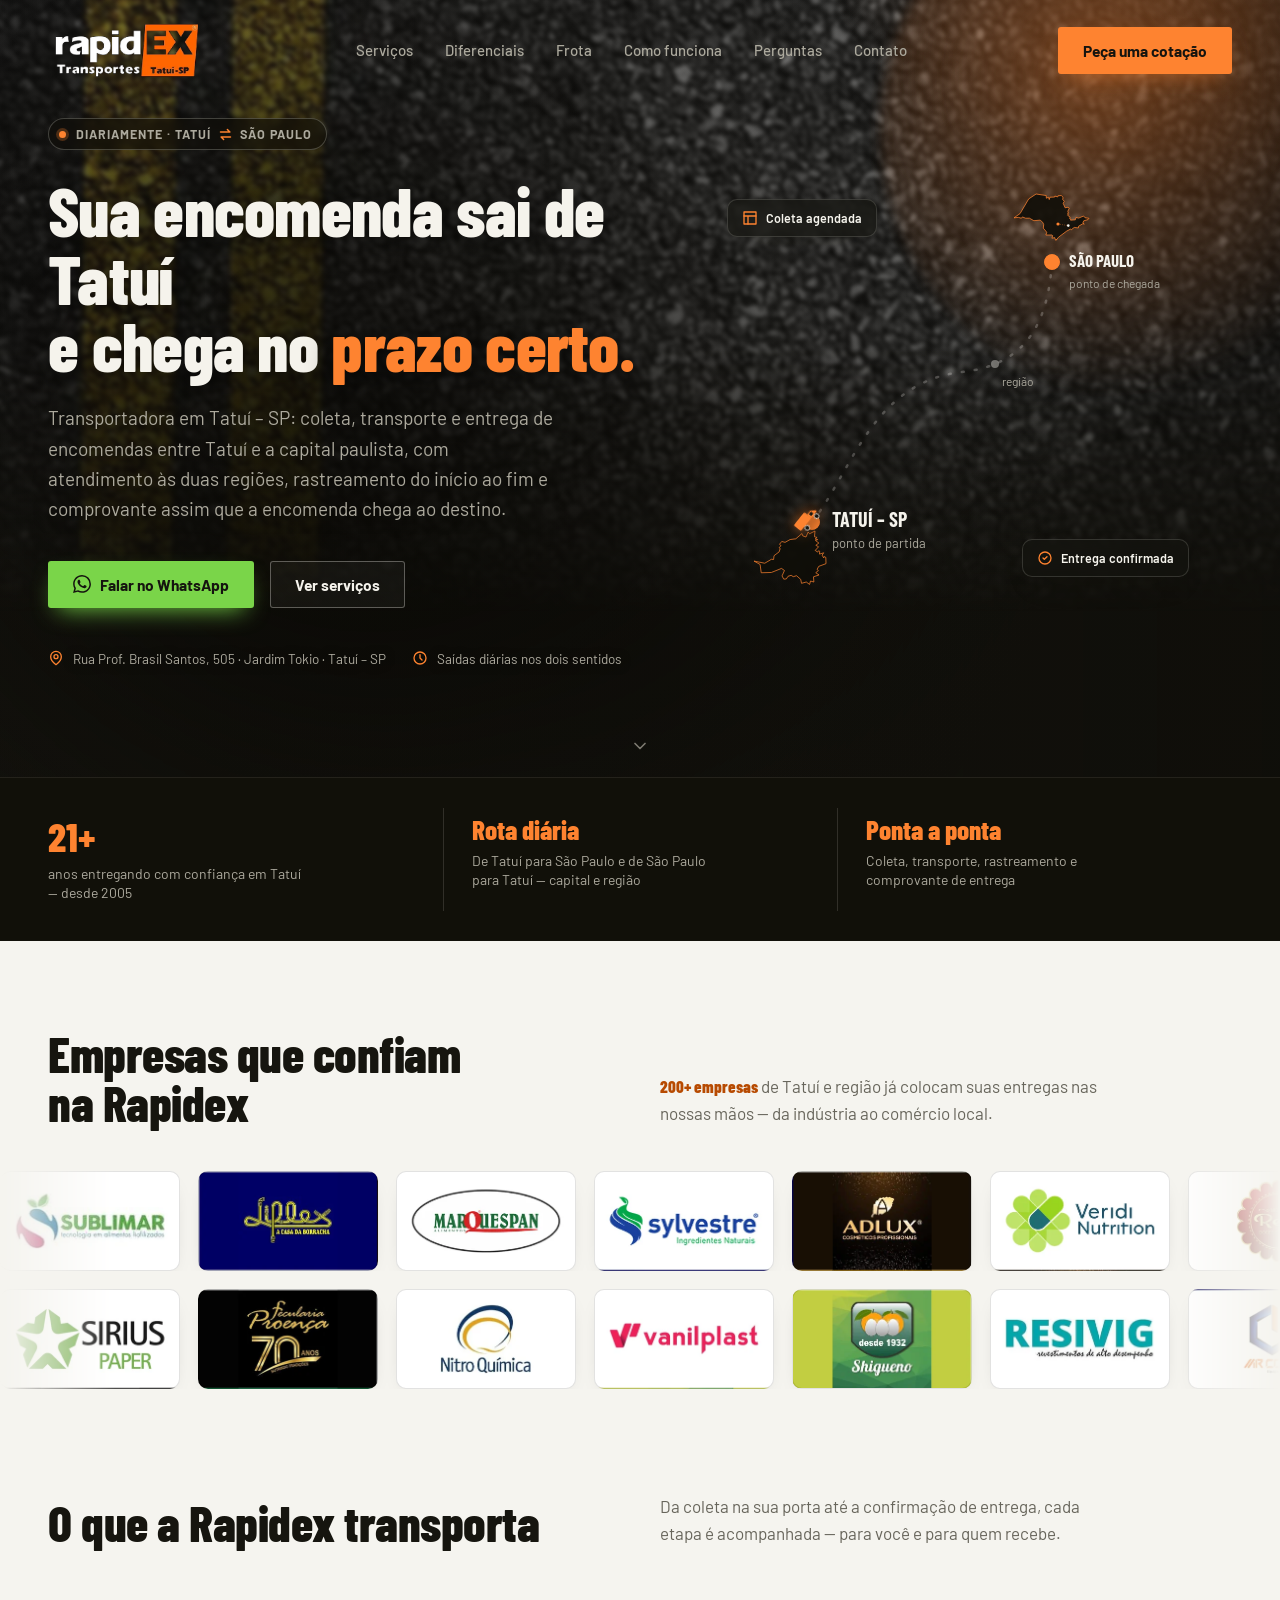
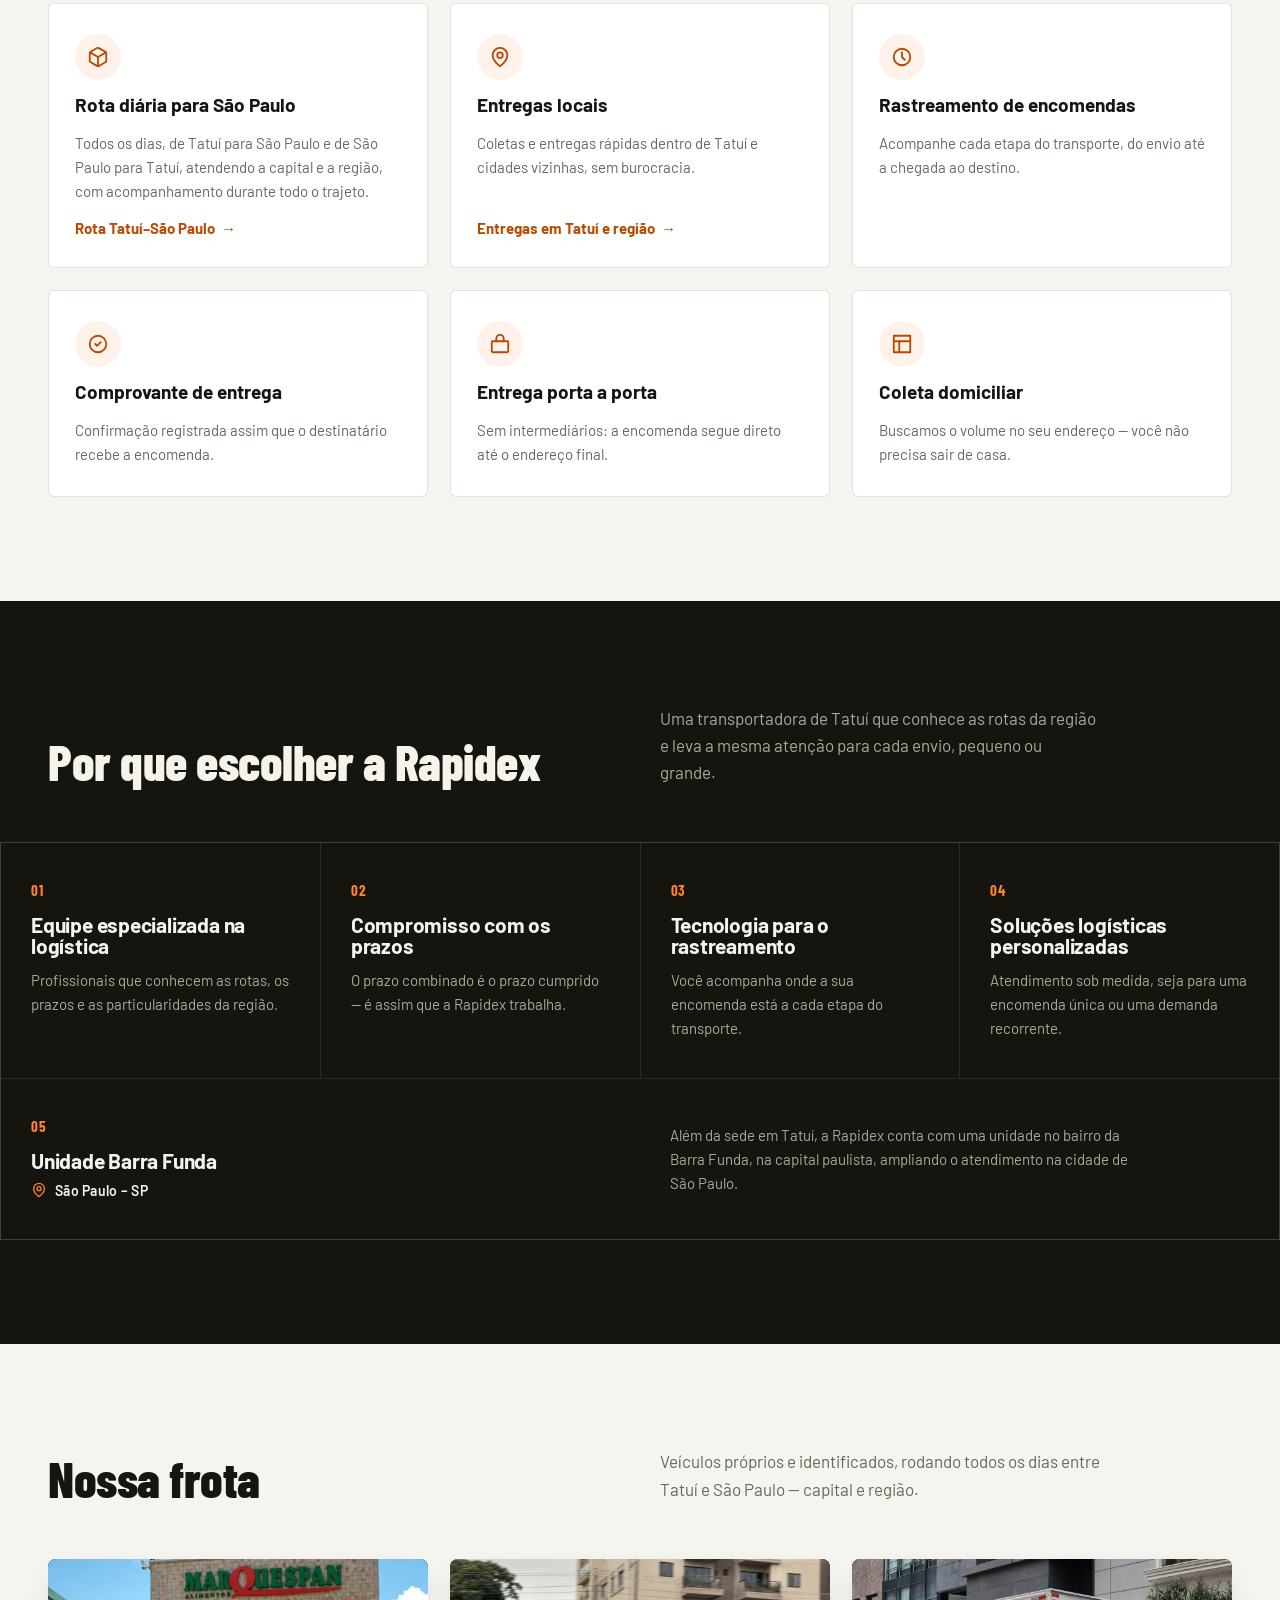
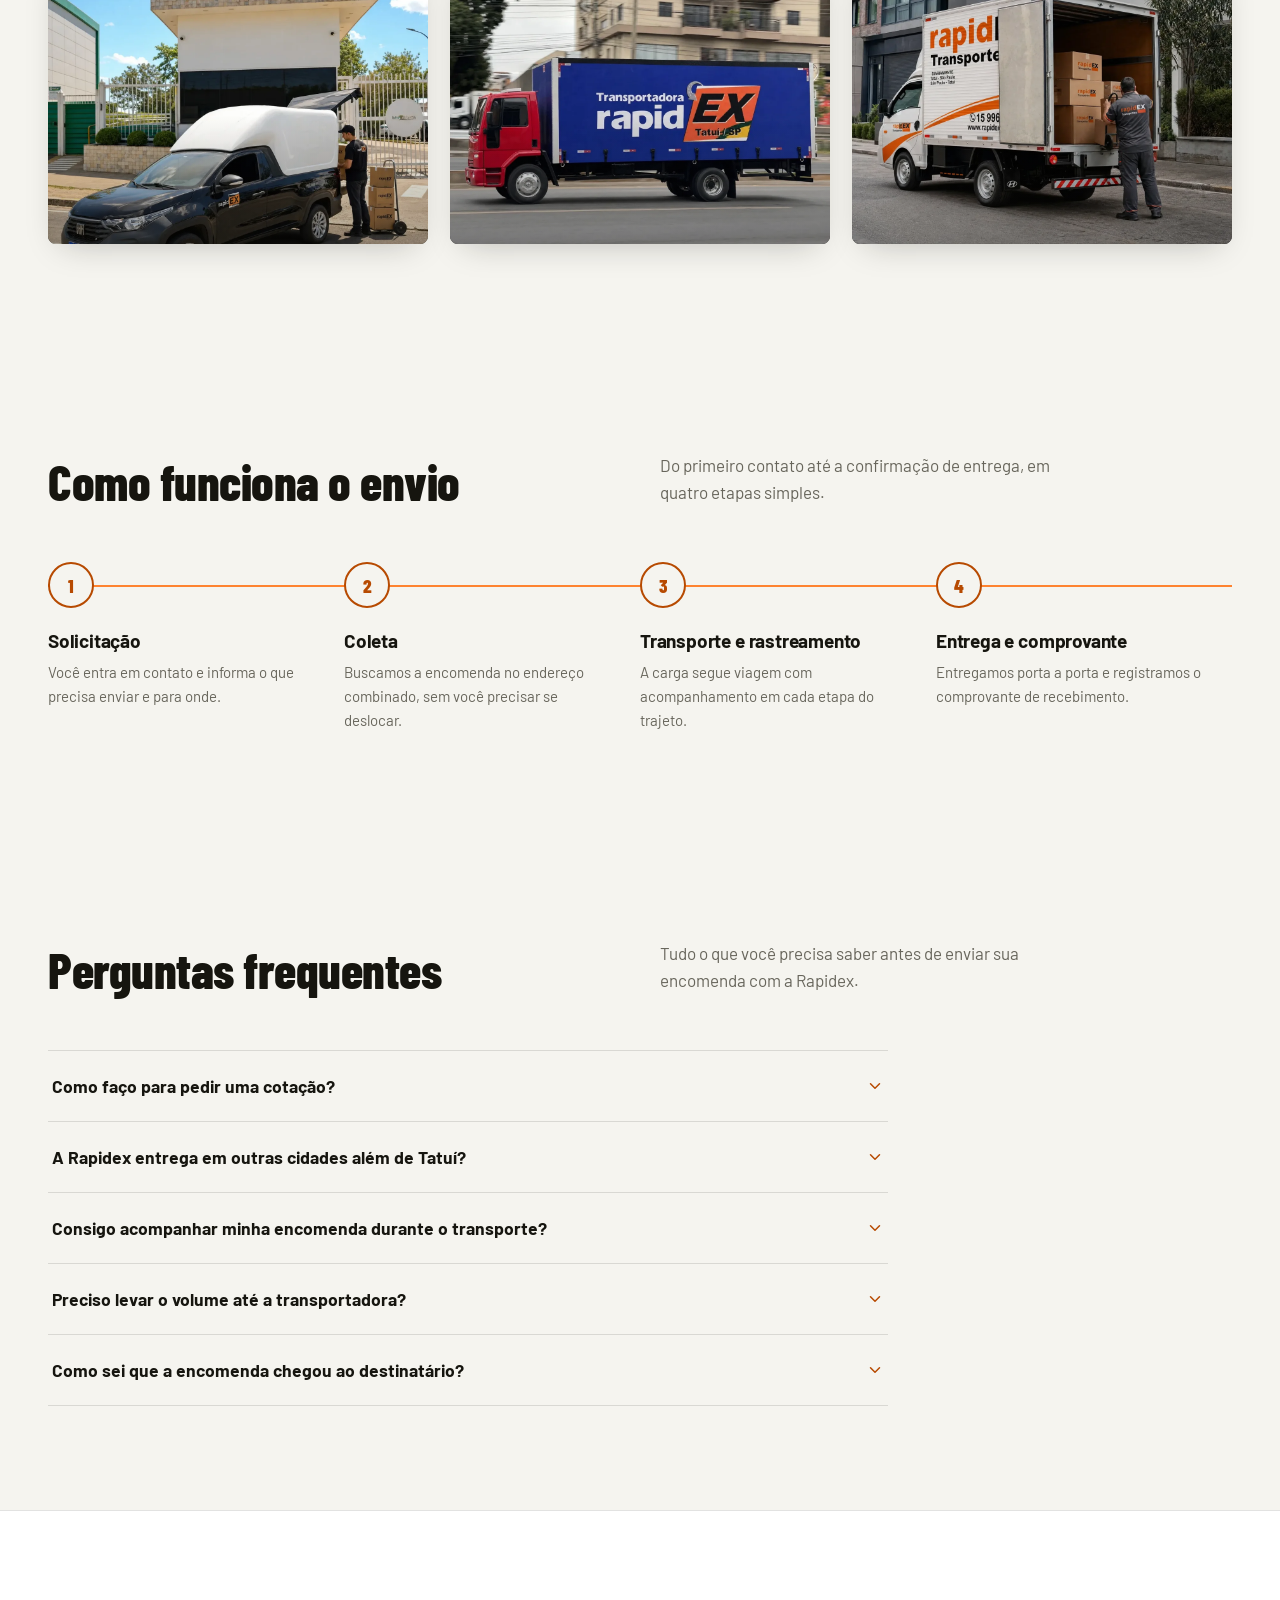
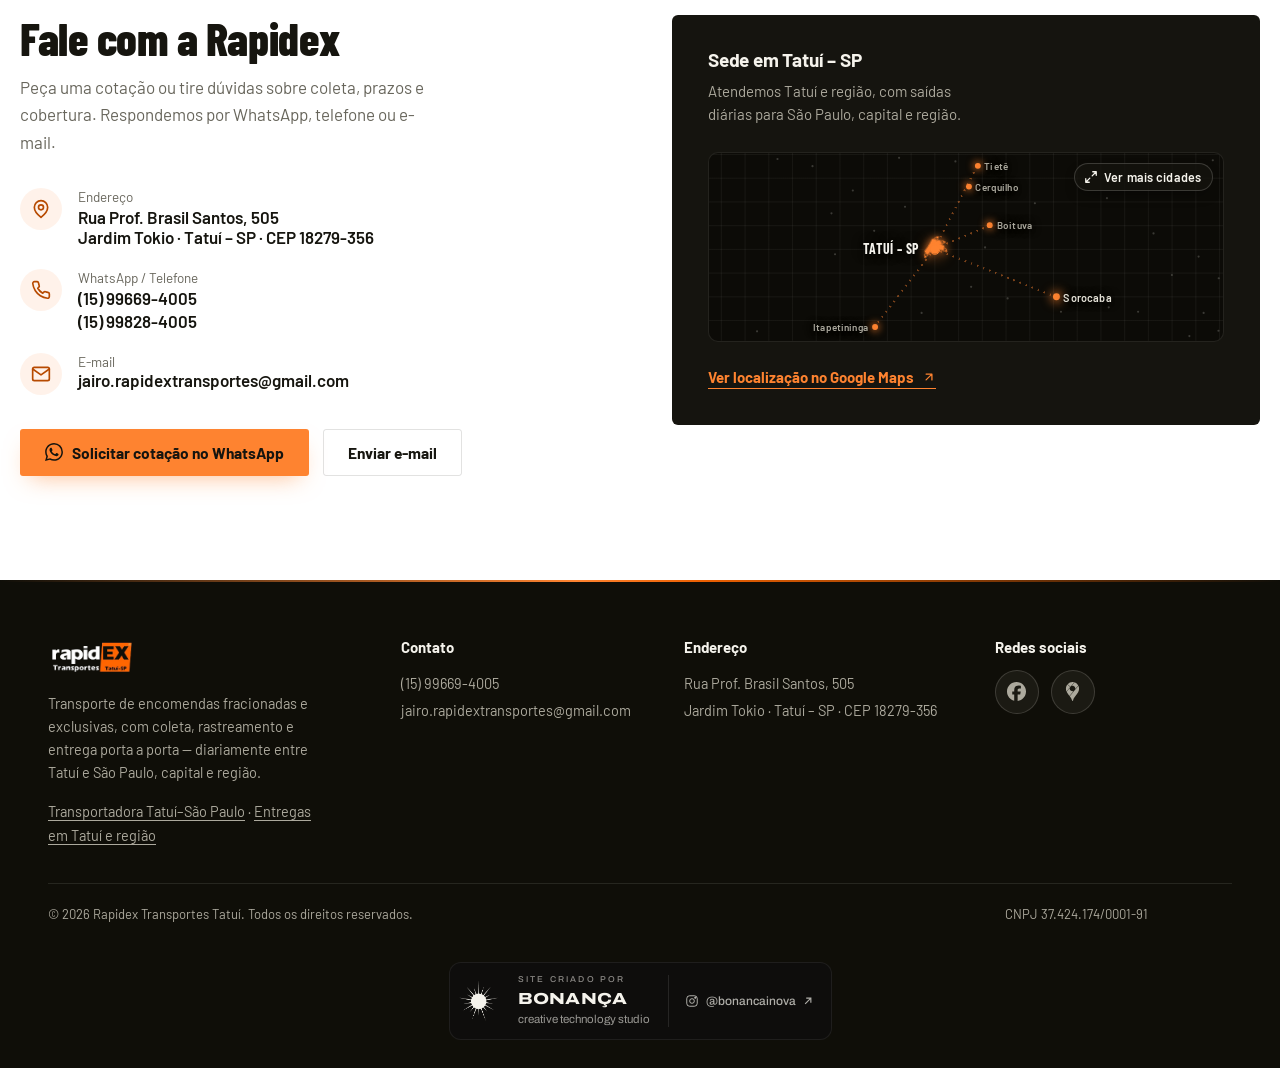
<file: index.html>
<!doctype html>
<html lang="pt-BR">
<head>
<meta charset="utf-8">
<meta name="viewport" content="width=device-width, initial-scale=1">
<!-- Google tag (gtag.js) -->
<script async src="https://www.googletagmanager.com/gtag/js?id=G-BDB2782HVE"></script>
<script>
  window.dataLayer = window.dataLayer || [];
  function gtag(){dataLayer.push(arguments);}
  gtag('js', new Date());

  gtag('config', 'G-BDB2782HVE');
</script>
<script>document.documentElement.classList.add('js');</script>
<title>Transportadora em Tatuí – SP | Rapidex Transportes</title>
<meta name="description" content="Transportadora em Tatuí – SP com saídas diárias para São Paulo e região. Coleta em domicílio, rastreamento e comprovante de entrega. Cotação pelo WhatsApp.">
<meta name="robots" content="index, follow, max-image-preview:large, max-snippet:-1">
<meta name="geo.region" content="BR-SP">
<meta name="geo.placename" content="Tatuí">
<meta name="geo.position" content="-23.3355705;-47.8533787">
<meta name="ICBM" content="-23.3355705, -47.8533787">
<meta name="theme-color" content="#15140F">
<link rel="canonical" href="https://rapidextatui.com/">
<link rel="icon" href="/favicon.ico?v=6" sizes="any">
<link rel="icon" type="image/png" sizes="32x32" href="/favicon-32.png?v=6">
<link rel="icon" type="image/png" sizes="48x48" href="/favicon-48.png?v=6">
<link rel="icon" type="image/png" sizes="96x96" href="/favicon-96.png?v=6">
<link rel="icon" type="image/png" sizes="192x192" href="/favicon-192.png?v=6">
<link rel="apple-touch-icon" sizes="180x180" href="/apple-touch-icon.png?v=6">
<link rel="manifest" href="/site.webmanifest?v=6">
<meta property="og:type" content="website">
<meta property="og:url" content="https://rapidextatui.com/">
<meta property="og:locale" content="pt_BR">
<meta property="og:site_name" content="Rapidex Transportes">
<meta property="og:title" content="Rapidex Transportes — Transportadora em Tatuí – SP">
<meta property="og:image:alt" content="Caminhão da Rapidex Transportes, transportadora em Tatuí – SP">
<meta property="og:description" content="Todos os dias, de Tatuí para São Paulo e de São Paulo para Tatuí. Coleta, transporte e entrega com rastreamento e comprovante.">
<meta property="og:image" content="https://rapidextatui.com/assets/og-rapidex.jpg">
<meta property="og:image:width" content="1200">
<meta property="og:image:height" content="630">
<meta name="twitter:card" content="summary_large_image">
<meta name="twitter:title" content="Rapidex Transportes — Transportadora em Tatuí – SP">
<meta name="twitter:description" content="Todos os dias, de Tatuí para São Paulo e de São Paulo para Tatuí. Coleta, transporte e entrega com rastreamento e comprovante.">
<meta name="twitter:image" content="https://rapidextatui.com/assets/og-rapidex.jpg">
<script type="application/ld+json">{"@context": "https://schema.org", "@graph": [{"@type": "LocalBusiness", "@id": "https://rapidextatui.com/#empresa", "name": "Rapidex Transportes", "alternateName": ["Transportadora Rapidex Tatuí", "Rapidex Tatuí"], "legalName": "Transportadora Rapidex Tatuí Ltda", "url": "https://rapidextatui.com/", "logo": "https://rapidextatui.com/assets/rapidex-logo.png", "image": ["https://rapidextatui.com/assets/og-rapidex.jpg", "https://rapidextatui.com/assets/frota-caminhao-azul.webp", "https://rapidextatui.com/assets/frota-picape.webp", "https://rapidextatui.com/assets/frota-carregamento.webp"], "description": "Transportadora em Tatuí – SP. Transporte de encomendas fracionadas e exclusivas, com saídas diárias entre Tatuí e São Paulo, capital e região, coleta domiciliar, rastreamento e comprovante de entrega.", "slogan": "Sua encomenda sai de Tatuí e chega no prazo certo.", "foundingDate": "2005-10-10", "telephone": "+55-15-99669-4005", "email": "jairo.rapidextransportes@gmail.com", "contactPoint": [{"@type": "ContactPoint", "telephone": "+55-15-99669-4005", "contactType": "customer service", "areaServed": "BR", "availableLanguage": "Portuguese"}, {"@type": "ContactPoint", "telephone": "+55-15-99828-4005", "contactType": "customer service", "areaServed": "BR", "availableLanguage": "Portuguese"}], "address": {"@type": "PostalAddress", "streetAddress": "Rua Prof. Brasil Santos, 505 – Jardim Tokio", "addressLocality": "Tatuí", "addressRegion": "SP", "postalCode": "18279-356", "addressCountry": "BR"}, "geo": {"@type": "GeoCoordinates", "latitude": -23.3355705, "longitude": -47.8533787}, "hasMap": "https://www.google.com/maps/place/TRANSPORTADORA+RAPIDEX+TATUI+LTDA/@-23.3355505,-47.8636785,3010m/data=!3m2!1e3!4b1!4m6!3m5!1s0x94c5d8e336f9d78f:0xbaa27cdbf4aa8ed2!8m2!3d-23.3355705!4d-47.8533787!16s%2Fg%2F11c1xp5sr7", "areaServed": [{"@type": "City", "name": "Tatuí"}, {"@type": "City", "name": "Cerquilho"}, {"@type": "City", "name": "Tietê"}, {"@type": "City", "name": "Boituva"}, {"@type": "City", "name": "Itapetininga"}, {"@type": "City", "name": "Sorocaba"}, {"@type": "City", "name": "São Paulo"}, {"@type": "City", "name": "Campinas"}, {"@type": "City", "name": "Jundiaí"}, {"@type": "City", "name": "Piracicaba"}, {"@type": "City", "name": "Botucatu"}, {"@type": "City", "name": "Itu"}, {"@type": "City", "name": "Americana"}, {"@type": "City", "name": "Indaiatuba"}, {"@type": "City", "name": "São Roque"}, {"@type": "City", "name": "Piedade"}, {"@type": "City", "name": "Pilar do Sul"}, {"@type": "City", "name": "Conchas"}, {"@type": "City", "name": "Atibaia"}, {"@type": "City", "name": "Bragança Paulista"}, {"@type": "City", "name": "Angatuba"}, {"@type": "City", "name": "Capivari"}, {"@type": "City", "name": "São Miguel Arcanjo"}, {"@type": "State", "name": "São Paulo"}], "knowsAbout": ["transporte de encomendas", "carga fracionada", "frete Tatuí São Paulo", "coleta domiciliar", "entrega porta a porta", "logística"], "hasOfferCatalog": {"@type": "OfferCatalog", "name": "Serviços de transporte", "itemListElement": [{"@type": "Offer", "itemOffered": {"@type": "Service", "name": "Rota diária Tatuí – São Paulo", "description": "Todos os dias, de Tatuí para São Paulo e de São Paulo para Tatuí, atendendo a capital e a região, com acompanhamento durante todo o trajeto.", "provider": {"@id": "https://rapidextatui.com/#empresa"}}}, {"@type": "Offer", "itemOffered": {"@type": "Service", "name": "Entregas locais em Tatuí e região", "description": "Coletas e entregas rápidas dentro de Tatuí e cidades vizinhas.", "provider": {"@id": "https://rapidextatui.com/#empresa"}}}, {"@type": "Offer", "itemOffered": {"@type": "Service", "name": "Coleta domiciliar", "description": "Coleta do volume no endereço do cliente.", "provider": {"@id": "https://rapidextatui.com/#empresa"}}}, {"@type": "Offer", "itemOffered": {"@type": "Service", "name": "Entrega porta a porta", "description": "A encomenda segue direto até o endereço final, sem intermediários.", "provider": {"@id": "https://rapidextatui.com/#empresa"}}}, {"@type": "Offer", "itemOffered": {"@type": "Service", "name": "Rastreamento de encomendas", "description": "Acompanhamento de cada etapa do transporte, do envio até a chegada ao destino.", "provider": {"@id": "https://rapidextatui.com/#empresa"}}}, {"@type": "Offer", "itemOffered": {"@type": "Service", "name": "Comprovante de entrega", "description": "Confirmação registrada assim que o destinatário recebe a encomenda.", "provider": {"@id": "https://rapidextatui.com/#empresa"}}}]}, "sameAs": ["https://www.facebook.com/rapidex.floriano", "https://www.google.com/maps/place/TRANSPORTADORA+RAPIDEX+TATUI+LTDA/@-23.3355505,-47.8636785,3010m/data=!3m2!1e3!4b1!4m6!3m5!1s0x94c5d8e336f9d78f:0xbaa27cdbf4aa8ed2!8m2!3d-23.3355705!4d-47.8533787!16s%2Fg%2F11c1xp5sr7"]}, {"@type": "WebSite", "@id": "https://rapidextatui.com/#site", "url": "https://rapidextatui.com/", "name": "Rapidex Transportes", "inLanguage": "pt-BR", "publisher": {"@id": "https://rapidextatui.com/#empresa"}}, {"@type": "WebPage", "@id": "https://rapidextatui.com/#pagina", "url": "https://rapidextatui.com/", "name": "Transportadora em Tatuí – SP | Rapidex Transportes", "description": "Transportadora em Tatuí – SP com saídas diárias para São Paulo e região. Coleta em domicílio, rastreamento e comprovante de entrega. Cotação pelo WhatsApp.", "inLanguage": "pt-BR", "isPartOf": {"@id": "https://rapidextatui.com/#site"}, "about": {"@id": "https://rapidextatui.com/#empresa"}, "primaryImageOfPage": "https://rapidextatui.com/assets/og-rapidex.jpg"}]}</script>
<link rel="preload" as="image" href="assets/estrada-hero.webp" type="image/webp" fetchpriority="high">
<link rel="preconnect" href="https://fonts.googleapis.com">
<link rel="preconnect" href="https://fonts.gstatic.com" crossorigin="">
<link href="https://fonts.googleapis.com/css2?family=Barlow+Condensed:wght@600;700;800;900&amp;family=Barlow:wght@400;500;600;700&amp;family=Archivo:wdth,wght@125,400;125,800&amp;display=swap" rel="stylesheet">
<style>
:root{
  --rpx-bg:#F5F4EF;
  --rpx-surface:#FFFFFF;
  --rpx-ink:#16150F;
  --rpx-ink-soft:#68665C;
  --rpx-line:rgba(22,21,15,0.12);
  --rpx-orange:#FE8330;
  --rpx-orange-deep:#EB5F01;
  --rpx-orange-ink:#B74A01;
  --rpx-hero:#15140F;
  --rpx-hero-ink:#F5F3EC;
  --rpx-hero-soft:#ACA99D;
  --rpx-radius:3px;
  --rpx-shadow-md:0 12px 32px -14px rgba(21,20,15,0.28);
  --rpx-shadow-lg:0 26px 60px -20px rgba(21,20,15,0.4);
  --rpx-ease:cubic-bezier(.22,.61,.36,1);
}
*{box-sizing:border-box;}
html{scroll-behavior:smooth;overflow-x:hidden;}
body{margin:0;background:var(--rpx-bg);color:var(--rpx-ink);font-family:"Barlow",-apple-system,"Helvetica Neue",Arial,sans-serif;-webkit-font-smoothing:antialiased;overflow-x:hidden;}
img{max-width:100%;display:block;}
a{color:inherit;text-decoration:none;}
h1,h2,h3{font-family:"Barlow Condensed","Barlow",sans-serif;font-weight:800;line-height:0.98;margin:0;letter-spacing:-0.01em;}
p{margin:0;}
button{font:inherit;}
::selection{background:var(--rpx-orange);color:#15140F;}
section[id]{scroll-margin-top:88px;}
.rpx-wrap{max-width:1240px;margin:0 auto;padding:0 28px;}
.rpx-section{padding:104px 0;}
.rpx-section-head{display:grid;grid-template-columns:1fr 1fr;gap:40px;align-items:end;margin-bottom:56px;}
.rpx-section-head h2{font-size:clamp(34px,4vw,50px);}
.rpx-desc{font-size:17px;line-height:1.6;color:var(--rpx-ink-soft);max-width:44ch;}
.rpx-on-dark h2{color:var(--rpx-hero-ink);}
.rpx-on-dark .rpx-desc{color:var(--rpx-hero-soft);}

/* reveal on scroll */
.reveal{opacity:0;transform:translateY(28px);transition:opacity .7s var(--rpx-ease),transform .7s var(--rpx-ease);}
.reveal.is-visible{opacity:1;transform:translateY(0);}
/* without JS nothing ever gets .is-visible, so keep the content shown */
html:not(.js) .reveal,html:not(.js) .rpx-card,html:not(.js) .rpx-why-item,html:not(.js) .rpx-fleet-item,html:not(.js) .rpx-footer-top>div,html:not(.js) .rpx-footer-bottom{opacity:1;transform:none;}
.rpx-card-grid.reveal,.rpx-why-grid.reveal,.rpx-steps.reveal,footer.reveal,.rpx-fleet-grid.reveal{opacity:1;transform:none;}

/* skip link */
.rpx-skip{position:absolute;left:-9999px;top:0;background:var(--rpx-orange);color:#15140F;padding:14px 20px;font-weight:700;z-index:300;border-radius:0 0 6px 0;}
.rpx-skip:focus{left:0;top:0;}

/* buttons */
.rpx-btn{display:inline-flex;align-items:center;justify-content:center;gap:9px;font-family:"Barlow",sans-serif;font-weight:700;font-size:15.5px;padding:13px 24px;border-radius:var(--rpx-radius);border:1.5px solid transparent;cursor:pointer;white-space:nowrap;transition:transform .18s var(--rpx-ease),box-shadow .25s var(--rpx-ease),background .2s ease,border-color .2s ease,color .2s ease;}
.rpx-btn:active{transform:translateY(1px) scale(.99);}
.rpx-btn-primary{background:var(--rpx-orange);color:#15140F;box-shadow:0 10px 24px -10px rgba(254,131,48,0.55);}
.rpx-btn-primary:hover{background:var(--rpx-orange-deep);color:#fff;box-shadow:0 16px 30px -10px rgba(235,95,1,0.55);transform:translateY(-2px);}
.rpx-btn-outline{border-color:rgba(245,243,236,0.32);color:var(--rpx-hero-ink);background:rgba(245,243,236,0.04);}
.rpx-btn-outline:hover{border-color:var(--rpx-orange);color:var(--rpx-orange);transform:translateY(-2px);}
.rpx-btn-ghost{border-color:var(--rpx-line);color:var(--rpx-ink);background:transparent;}
.rpx-btn-ghost:hover{border-color:var(--rpx-ink);transform:translateY(-2px);}

/* nav */
#rpx-nav{position:fixed;top:0;left:0;right:0;z-index:100;background:transparent;border-bottom:1px solid transparent;transition:background .35s var(--rpx-ease),border-color .35s var(--rpx-ease),box-shadow .35s var(--rpx-ease);}
#rpx-nav.is-scrolled{background-color:#15140f;background-image:linear-gradient(rgba(13,12,8,0.87),rgba(13,12,8,0.87)),url(assets/estrada-hero.webp);background-size:cover;background-position:center 30%;backdrop-filter:blur(14px);-webkit-backdrop-filter:blur(14px);border-bottom-color:rgba(245,243,236,0.1);box-shadow:0 16px 30px -20px rgba(0,0,0,0.6);}
.rpx-nav-inner{max-width:1240px;margin:0 auto;padding:16px 28px;display:flex;align-items:center;justify-content:space-between;gap:24px;}
.rpx-logo{flex:none;}
.rpx-logo img{height:68px;width:auto;max-width:none;transition:height .3s var(--rpx-ease);}
#rpx-nav.is-scrolled .rpx-logo img{height:54px;}
.rpx-links{display:flex;align-items:center;gap:32px;}
.rpx-links a{position:relative;display:inline-block;color:var(--rpx-hero-soft);font-size:15px;font-weight:500;padding:6px 0;transition:color .2s ease;}
.rpx-links a::after{content:"";position:absolute;left:0;right:100%;bottom:2px;height:1.5px;background:var(--rpx-orange);transition:right .25s var(--rpx-ease);}
.rpx-links a:hover{color:var(--rpx-hero-ink);}
.rpx-links a:hover::after{right:0;}
.rpx-nav-cta{display:flex;}
.rpx-menu-btn{display:none;width:42px;height:42px;border-radius:50%;border:1px solid rgba(245,243,236,0.25);background:rgba(245,243,236,0.06);align-items:center;justify-content:center;cursor:pointer;flex:none;}
.rpx-menu-btn span{position:relative;width:18px;height:2px;background:var(--rpx-hero-ink);display:block;transition:background .15s ease;}
.rpx-menu-btn span::before,.rpx-menu-btn span::after{content:"";position:absolute;left:0;width:18px;height:2px;background:var(--rpx-hero-ink);transition:transform .25s var(--rpx-ease);}
.rpx-menu-btn span::before{top:-6px;}
.rpx-menu-btn span::after{top:6px;}
.rpx-menu-btn.is-active span{background:transparent;}
.rpx-menu-btn.is-active span::before{transform:translateY(6px) rotate(45deg);}
.rpx-menu-btn.is-active span::after{transform:translateY(-6px) rotate(-45deg);}

/* mobile menu */
#rpx-mobile-menu{position:fixed;inset:0;z-index:130;background:#100F0A;transform:translateX(100%);transition:transform .4s var(--rpx-ease);display:flex;flex-direction:column;visibility:hidden;}
#rpx-mobile-menu.is-open{transform:translateX(0);visibility:visible;}
.rpx-mm-top{display:flex;justify-content:space-between;align-items:center;padding:18px 24px;}
.rpx-mm-close{width:42px;height:42px;border-radius:50%;border:1px solid rgba(245,243,236,0.25);background:transparent;color:var(--rpx-hero-ink);display:flex;align-items:center;justify-content:center;cursor:pointer;}
.rpx-mm-links{display:flex;flex-direction:column;gap:2px;padding:18px 28px;overflow-y:auto;}
.rpx-mm-links a{color:var(--rpx-hero-ink);font-family:"Barlow Condensed",sans-serif;font-weight:700;font-size:32px;padding:14px 0;border-bottom:1px solid rgba(245,243,236,0.08);}
.rpx-mm-cta{margin-top:auto;padding:24px 28px 32px;display:flex;flex-direction:column;gap:12px;}

/* hero */
.rpx-hero{position:relative;z-index:0;background:var(--rpx-hero);color:var(--rpx-hero-ink);overflow:hidden;padding-bottom:70px;}
.rpx-hero-photo{position:absolute;inset:-15% -5% -15% -5%;z-index:-1;will-change:transform;background-image:url(assets/estrada-hero.webp);background-size:cover;background-position:center;filter:brightness(0.84) contrast(0.9) saturate(0.86) blur(2px);mask-image:linear-gradient(to bottom,#000 0%,#000 45%,transparent 72%);-webkit-mask-image:linear-gradient(to bottom,#000 0%,#000 45%,transparent 72%);}
.rpx-hero-bg{position:absolute;inset:-15% -5% -15% -5%;z-index:0;will-change:transform;background:radial-gradient(ellipse 42% 40% at 88% 6%,rgba(254,131,48,0.14),transparent 60%),radial-gradient(ellipse 58% 74% at 30% 50%,rgba(8,7,4,0.82) 0%,rgba(8,7,4,0.64) 30%,rgba(8,7,4,0.36) 52%,rgba(8,7,4,0.12) 72%,transparent 90%),linear-gradient(90deg,rgba(9,8,4,0.08) 0%,rgba(9,8,4,0.18) 40%,rgba(9,8,4,0.32) 65%,rgba(9,8,4,0.45) 100%);}
.rpx-hero-sheen{position:absolute;inset:0;z-index:0;pointer-events:none;mix-blend-mode:screen;background:linear-gradient(100deg,transparent 42%,rgba(254,131,48,0.12) 49%,rgba(245,243,236,0.08) 52%,transparent 59%);background-size:260% 260%;animation:rpxSheen 14s ease-in-out infinite;}
.rpx-hero-blob{position:absolute;top:-140px;right:-140px;width:540px;height:540px;z-index:0;border-radius:50%;filter:blur(6px);will-change:transform;background:radial-gradient(circle at 40% 40%,rgba(254,131,48,0.34),rgba(254,131,48,0) 70%);animation:rpxGlow 7s ease-in-out infinite;}
.rpx-hero-inner{position:relative;z-index:2;max-width:1240px;margin:0 auto;padding:118px 28px 40px;display:grid;grid-template-columns:1.05fr 0.95fr;gap:48px;align-items:center;}
.rpx-hero-inner>div{min-width:0;}
.rpx-eyebrow{display:inline-flex;align-items:center;gap:10px;padding:7px 14px 7px 10px;border:1px solid rgba(245,243,236,0.22);border-radius:100px;font-size:12.5px;font-weight:700;letter-spacing:.08em;text-transform:uppercase;color:var(--rpx-hero-soft);background:rgba(13,12,7,0.55);backdrop-filter:blur(8px);-webkit-backdrop-filter:blur(8px);}
.rpx-eyebrow .rpx-swap{flex:none;margin:0 -3px;color:var(--rpx-orange);}
.rpx-eyebrow .dot{width:7px;height:7px;border-radius:50%;background:var(--rpx-orange);box-shadow:0 0 0 3px rgba(254,131,48,0.25);flex:none;}
.rpx-hero h1{margin-top:26px;font-size:clamp(42px,5.4vw,76px);color:var(--rpx-hero-ink);text-shadow:0 4px 28px rgba(0,0,0,0.55);}
.rpx-hero h1 span{color:var(--rpx-orange);}
.rpx-hero .rpx-sub{margin-top:24px;max-width:46ch;font-size:19px;line-height:1.6;color:var(--rpx-hero-soft);text-shadow:0 2px 16px rgba(0,0,0,0.6);}
.rpx-hero-actions{margin-top:36px;display:flex;gap:16px;flex-wrap:wrap;}
.rpx-hero-meta{margin-top:42px;display:flex;flex-wrap:wrap;gap:16px 26px;}
.rpx-hero-meta .item{display:flex;align-items:center;gap:9px;font-size:13.5px;color:var(--rpx-hero-soft);text-shadow:0 1px 10px rgba(0,0,0,0.65);}
.rpx-hero-meta svg{flex:none;color:var(--rpx-orange);}
.rpx-scroll-cue{position:absolute;left:50%;bottom:18px;transform:translateX(-50%);z-index:2;color:var(--rpx-hero-soft);opacity:.7;animation:rpxBounce 2.2s ease-in-out infinite;}
.rpx-scroll-cue:hover{color:var(--rpx-orange);opacity:1;}

/* hero illustration — fixed 420x420 design space, scaled as a whole per breakpoint
   so the layout box actually shrinks (no mobile overflow) while every internal
   coordinate (SVG path, offset-path travel dot) stays perfectly aligned */
.rpx-route-wrap{position:relative;width:420px;height:420px;max-width:100%;margin:0 auto;}
.rpx-route-scale{position:absolute;top:0;left:0;width:420px;height:420px;transform-origin:top left;}
#rpx-hero-route{position:relative;display:block;width:100%;height:100%;will-change:transform;}
.rpx-ping{animation:rpxPing 2.6s ease-out infinite;}
.rpx-ping-b{animation-delay:1.3s;}
.rpx-motion-dot{position:absolute;top:0;left:0;width:30px;height:19px;offset-anchor:50% 80%;transform-origin:50% 80%;filter:drop-shadow(0 0 7px rgba(254,131,48,0.7)) drop-shadow(0 3px 5px rgba(0,0,0,0.45));offset-path:path("M60 340 C 100 290, 120 200, 210 190 C 275 183, 296 140, 300 80");offset-rotate:auto;animation:rpxTravel 12s ease-in-out infinite;}
.rpx-parallax-wrap{will-change:transform;}
.rpx-float-chip{display:flex;align-items:center;gap:8px;padding:10px 14px;background:rgba(21,20,15,0.6);border:1px solid rgba(245,243,236,0.15);backdrop-filter:blur(10px);-webkit-backdrop-filter:blur(10px);border-radius:10px;font-size:12.5px;font-weight:600;color:var(--rpx-hero-ink);box-shadow:var(--rpx-shadow-md);white-space:nowrap;}
#rpx-float-1 .rpx-float-chip{animation:rpxFloat 5.5s ease-in-out infinite;}
#rpx-float-2 .rpx-float-chip{animation:rpxFloat 5.5s ease-in-out infinite;animation-delay:1.6s;}

/* stats */
.rpx-stats{background:#111009;color:var(--rpx-hero-ink);border-top:1px solid rgba(245,243,236,0.08);}
.rpx-stats-inner{max-width:1240px;margin:0 auto;padding:30px 28px;display:grid;grid-template-columns:repeat(3,1fr);}
.rpx-stat{padding:8px 28px;border-left:1px solid rgba(245,243,236,0.14);}
.rpx-stat:first-child{border-left:none;padding-left:0;}
.rpx-stat-num{font-family:"Barlow Condensed",sans-serif;font-weight:800;font-size:40px;color:var(--rpx-orange);line-height:1;}
.rpx-stat-text{font-size:27px;}
.rpx-stat-label{margin-top:8px;font-size:14px;line-height:1.4;color:var(--rpx-hero-soft);max-width:32ch;}

/* service cards */
.rpx-card-grid{display:grid;grid-template-columns:repeat(3,1fr);gap:22px;}
.rpx-card{background:var(--rpx-surface);border:1px solid var(--rpx-line);border-radius:6px;padding:30px 26px;display:flex;flex-direction:column;gap:16px;position:relative;overflow:hidden;opacity:0;transform:translateY(26px);transition:opacity .6s var(--rpx-ease),transform .6s var(--rpx-ease),border-color .25s ease,box-shadow .25s ease;}
.rpx-card-grid.is-visible .rpx-card{opacity:1;transform:translateY(0);}
.rpx-card-grid.is-visible .rpx-card:nth-child(1){transition-delay:.02s;}
.rpx-card-grid.is-visible .rpx-card:nth-child(2){transition-delay:.08s;}
.rpx-card-grid.is-visible .rpx-card:nth-child(3){transition-delay:.14s;}
.rpx-card-grid.is-visible .rpx-card:nth-child(4){transition-delay:.2s;}
.rpx-card-grid.is-visible .rpx-card:nth-child(5){transition-delay:.26s;}
.rpx-card-grid.is-visible .rpx-card:nth-child(6){transition-delay:.32s;}
.rpx-card::before{content:"";position:absolute;top:0;left:0;right:0;height:3px;background:var(--rpx-orange);transform:scaleX(0);transform-origin:left;transition:transform .3s var(--rpx-ease);}
.rpx-card:hover{border-color:rgba(22,21,15,0.26);box-shadow:var(--rpx-shadow-md);transform:translateY(-5px);}
.rpx-card:hover::before{transform:scaleX(1);}
.rpx-card .rpx-icn{width:46px;height:46px;border-radius:50%;background:rgba(254,131,48,0.1);display:flex;align-items:center;justify-content:center;flex:none;}
.rpx-card h3{font-family:"Barlow",sans-serif;font-weight:700;font-size:19px;letter-spacing:0;}
.rpx-card p{font-size:15px;line-height:1.6;color:var(--rpx-ink-soft);}

/* why / diferenciais */
.rpx-why{position:relative;background:var(--rpx-hero);color:var(--rpx-hero-ink);overflow:hidden;}
.rpx-why-bg{position:absolute;inset:0;pointer-events:none;background-image:repeating-linear-gradient(115deg,rgba(254,131,48,0.055) 0 1px,transparent 1px 46px);background-attachment:fixed;}
.rpx-why-head-wrap{position:relative;z-index:1;max-width:1240px;margin:0 auto;padding:104px 28px 0;}
.rpx-why-grid{position:relative;z-index:1;display:grid;grid-template-columns:repeat(4,1fr);gap:1px;background:rgba(245,243,236,0.1);border:1px solid rgba(245,243,236,0.1);margin-top:56px;}
.rpx-why-item{background:var(--rpx-hero);padding:38px 30px;opacity:0;transform:translateY(26px);transition:opacity .6s var(--rpx-ease),transform .6s var(--rpx-ease),background .3s ease;}
.rpx-why-grid.is-visible .rpx-why-item{opacity:1;transform:translateY(0);}
.rpx-why-grid.is-visible .rpx-why-item:nth-child(1){transition-delay:.02s;}
.rpx-why-grid.is-visible .rpx-why-item:nth-child(2){transition-delay:.1s;}
.rpx-why-grid.is-visible .rpx-why-item:nth-child(3){transition-delay:.18s;}
.rpx-why-grid.is-visible .rpx-why-item:nth-child(4){transition-delay:.26s;}
.rpx-why-grid.is-visible .rpx-why-item:nth-child(5){transition-delay:.34s;}
.rpx-why-item:hover{background:#1b1a12;}
.rpx-why-item .idx{font-family:"Barlow Condensed",sans-serif;font-size:15px;letter-spacing:.06em;color:var(--rpx-orange);font-weight:700;}
.rpx-why-item h3{margin-top:16px;font-weight:700;font-size:21px;font-family:"Barlow",sans-serif;color:var(--rpx-hero-ink);}
.rpx-why-item p{margin-top:12px;font-size:15px;line-height:1.6;color:var(--rpx-hero-soft);}
.rpx-why-spacer{height:104px;}
/* the São Paulo unit gets its own full-width row below the four differentials; its inner 4-column grid
   (60px gap) lines the text up with the columns above */
.rpx-why-unit{grid-column:1/-1;display:grid;grid-template-columns:repeat(4,minmax(0,1fr));gap:14px 60px;align-items:center;}
.rpx-why-unit>div{grid-column:1/3;}
.rpx-why-unit p{grid-column:3/5;margin-top:0;max-width:60ch;}
.rpx-why-unit-loc{margin-top:10px;display:inline-flex;align-items:center;gap:8px;font-size:14px;font-weight:600;letter-spacing:.02em;color:var(--rpx-hero-ink);}
.rpx-why-unit-loc svg{flex:none;color:var(--rpx-orange);}

/* fleet — photo gallery, reveals in a stagger and zooms softly on hover */
.rpx-fleet-grid{display:grid;grid-template-columns:repeat(3,1fr);gap:22px;}
.rpx-fleet-item{position:relative;aspect-ratio:4/3;border-radius:8px;overflow:hidden;background:var(--rpx-hero);box-shadow:var(--rpx-shadow-md);opacity:0;transform:translateY(28px) scale(.96);transition:opacity .75s var(--rpx-ease),transform .75s var(--rpx-ease),box-shadow .3s ease;}
.rpx-fleet-grid.is-visible .rpx-fleet-item{opacity:1;transform:translateY(0) scale(1);}
.rpx-fleet-grid.is-visible .rpx-fleet-item:nth-child(1){transition-delay:.04s;}
.rpx-fleet-grid.is-visible .rpx-fleet-item:nth-child(2){transition-delay:.16s;}
.rpx-fleet-grid.is-visible .rpx-fleet-item:nth-child(3){transition-delay:.28s;}
.rpx-fleet-item::after{content:"";position:absolute;inset:0;background:linear-gradient(180deg,rgba(11,10,6,0) 55%,rgba(11,10,6,0.32) 100%);pointer-events:none;}
.rpx-fleet-item:hover{box-shadow:var(--rpx-shadow-lg);}
.rpx-fleet-grid.is-visible .rpx-fleet-item:hover{transform:translateY(-4px) scale(1);}
.rpx-fleet-item img{width:100%;height:100%;object-fit:cover;display:block;transition:transform .7s var(--rpx-ease);}
.rpx-fleet-item:hover img{transform:scale(1.08);}
/* keeps the sign along the top edge in frame while the card zooms on hover */
.rpx-fleet-item--top img{transform-origin:50% 0;}

/* steps */
.rpx-steps{position:relative;display:grid;grid-template-columns:repeat(4,1fr);gap:0;}
.rpx-steps-line{position:absolute;top:23px;left:0;right:0;height:2px;background:var(--rpx-line);overflow:hidden;}
.rpx-steps-line::after{content:"";position:absolute;inset:0;background:var(--rpx-orange);transform:scaleX(0);transform-origin:left;transition:transform 1.1s var(--rpx-ease) .15s;}
.rpx-steps.is-visible .rpx-steps-line::after{transform:scaleX(1);}
.rpx-step{padding-right:26px;position:relative;}
.rpx-step .dot{width:46px;height:46px;border-radius:50%;background:var(--rpx-bg);border:2px solid var(--rpx-orange-ink);color:var(--rpx-orange-ink);display:flex;align-items:center;justify-content:center;font-family:"Barlow Condensed",sans-serif;font-weight:800;font-size:19px;position:relative;z-index:1;transition:background .3s ease,color .3s ease,border-color .3s ease;}
.rpx-step:hover .dot{background:var(--rpx-orange);color:#15140F;}
.rpx-step h3{margin-top:24px;font-family:"Barlow",sans-serif;font-weight:700;font-size:19px;}
.rpx-step p{margin-top:9px;font-size:15px;line-height:1.6;color:var(--rpx-ink-soft);}

/* faq */
.rpx-faq-list{display:flex;flex-direction:column;border-top:1px solid var(--rpx-line);max-width:840px;}
.faq-item{border-bottom:1px solid var(--rpx-line);}
.faq-q{width:100%;display:flex;align-items:center;justify-content:space-between;gap:20px;padding:24px 4px;background:none;border:none;text-align:left;font-family:"Barlow",sans-serif;font-weight:700;font-size:17.5px;color:var(--rpx-ink);cursor:pointer;}
.faq-q .chev{flex:none;transition:transform .3s var(--rpx-ease);color:var(--rpx-orange-ink);}
.faq-item.is-open .faq-q .chev{transform:rotate(180deg);}
.faq-answer{display:grid;grid-template-rows:0fr;transition:grid-template-rows .4s var(--rpx-ease);}
.faq-item.is-open .faq-answer{grid-template-rows:1fr;}
.faq-answer-inner{overflow:hidden;}
.faq-answer p{padding:0 4px 24px;font-size:15.5px;line-height:1.65;color:var(--rpx-ink-soft);max-width:64ch;}

/* contact */
.rpx-contact{background:var(--rpx-surface);border-top:1px solid var(--rpx-line);}
.rpx-contact-grid{display:grid;grid-template-columns:1fr 1fr;gap:64px;align-items:start;}
.rpx-contact-list{margin-top:32px;display:flex;flex-direction:column;gap:22px;}
.rpx-contact-row{display:flex;gap:16px;align-items:flex-start;}
.rpx-contact-row .ic{flex:none;width:42px;height:42px;border-radius:50%;background:rgba(254,131,48,0.1);display:flex;align-items:center;justify-content:center;}
.rpx-contact-row .label{font-size:13.5px;color:var(--rpx-ink-soft);}
.rpx-contact-row .value{font-size:17px;font-weight:600;margin-top:2px;}
.rpx-contact-row a.value:hover{color:var(--rpx-orange-ink);}
.rpx-phones{display:flex;flex-direction:column;align-items:flex-start;gap:3px;margin-top:2px;}
.rpx-phones .value{margin-top:0;}
.rpx-nowrap{white-space:nowrap;}
.rpx-contact-actions{margin-top:34px;display:flex;gap:14px;flex-wrap:wrap;}
.rpx-map-panel{background:var(--rpx-hero);border-radius:6px;padding:36px;color:var(--rpx-hero-ink);position:relative;overflow:hidden;}
.rpx-map-panel h3{font-family:"Barlow",sans-serif;font-weight:700;font-size:19px;}
.rpx-map-panel p{margin-top:10px;font-size:15px;color:var(--rpx-hero-soft);line-height:1.55;max-width:36ch;}
.rpx-map-link{margin-top:26px;display:inline-flex;align-items:center;gap:8px;color:var(--rpx-orange);text-decoration:none;font-weight:700;font-size:15px;border-bottom:1.5px solid var(--rpx-orange);padding-bottom:2px;}
.rpx-map-link:hover{color:var(--rpx-hero-ink);border-color:var(--rpx-hero-ink);}

/* radar — a real map of the region: each place is a km offset from Tatuí (--x east, --y north) inside a 520-wide design
   space scaled to the panel by --rs, which the script sets from the measured width (the CSS-only tan(atan2(100cqw, 520px))
   factor rendered the whole map blank in Safari on iPhone). --rz (px per km),
   --rtx/--rty (where Tatuí sits) and --rh (height) are registered so opening the map zooms out continuously. */
@property --rz{syntax:"<number>";inherits:true;initial-value:3;}
@property --rtx{syntax:"<number>";inherits:true;initial-value:228;}
@property --rty{syntax:"<number>";inherits:true;initial-value:97;}
@property --rh{syntax:"<number>";inherits:true;initial-value:190;}
.rpx-radar{--rz:3;--rtx:228;--rty:97;--rh:190;margin-top:26px;position:relative;width:100%;border-radius:10px;overflow:hidden;background:#0C0B07;border:1px solid rgba(245,243,236,0.1);container-type:inline-size;transition:--rz .95s cubic-bezier(.65,0,.25,1),--rtx .95s cubic-bezier(.65,0,.25,1),--rty .95s cubic-bezier(.65,0,.25,1),--rh .95s cubic-bezier(.65,0,.25,1),border-color .3s ease;}
.rpx-radar::before{content:"";display:block;padding-top:calc(var(--rh) / 520 * 100%);}
.rpx-radar.is-open{--rz:2;--rtx:150;--rty:156;--rh:290;}
.rpx-radar:hover{border-color:rgba(254,131,48,0.38);}
.rpx-radar-scale{position:absolute;top:0;left:0;width:520px;height:calc(var(--rh) * 1px);transform-origin:top left;transform:scale(var(--rs,.94));}
.rpx-radar-grid{position:absolute;inset:0;background-image:linear-gradient(rgba(245,243,236,0.05) 1px,transparent 1px),linear-gradient(90deg,rgba(245,243,236,0.05) 1px,transparent 1px);background-size:calc(var(--rz) * 8px) calc(var(--rz) * 8px);background-position:calc(var(--rtx) * 1px) calc(var(--rty) * 1px);}
.rpx-radar-towns{position:absolute;overflow:visible;pointer-events:none;}
.rpx-rt{position:absolute;left:calc(var(--rtx) * 1px);top:calc(var(--rty) * 1px);width:calc(var(--d) * var(--rz) * 1px);height:0;transform-origin:0 0;transform:rotate(var(--a));z-index:2;}
.rpx-rt::before{content:"";position:absolute;left:0;right:0;top:-0.8px;height:1.6px;background:repeating-linear-gradient(90deg,rgba(254,131,48,0.45) 0 1.6px,transparent 1.6px 6.6px);transform-origin:left center;transition:transform .7s cubic-bezier(.22,.61,.36,1);}
/* trucks ride a rail as long as the route, so they stay on the line at every zoom level */
.rpx-rt-car{position:absolute;left:7px;top:0;width:calc(100% - 7px);height:0;animation:rpxRail 14s linear infinite;animation-delay:var(--del);}
.rpx-rt-truck{position:absolute;left:-8px;top:-8px;width:16px;height:10px;transform-origin:50% 80%;filter:drop-shadow(0 0 4px rgba(254,131,48,0.65));animation:rpxRig 14s linear infinite;animation-delay:var(--del);}
.rpx-rt-truck svg{display:block;width:100%;height:100%;}
/* a route pointing left is rotated past 90deg, which would put the wheels on top; mirror vertically about the wheel line */
.rpx-rt--flip .rpx-rt-truck svg{transform:scaleY(-1);transform-origin:50% 80%;}
.rpx-rt--far{opacity:0;visibility:hidden;transition:opacity .3s ease,visibility 0s linear .3s;}
.rpx-rt--far::before{transform:scaleX(0);}
.rpx-radar.is-open .rpx-rt--far{opacity:1;visibility:visible;transition:opacity .5s ease calc(.35s + var(--i) * .07s),visibility 0s;}
.rpx-radar.is-open .rpx-rt--far::before{transform:scaleX(1);transition-delay:calc(.3s + var(--i) * .07s);}
.rpx-rt--near{transition:opacity .45s ease .3s,visibility 0s;}
.rpx-radar.is-open .rpx-rt--near{opacity:0;visibility:hidden;transition:opacity .3s ease,visibility 0s linear .3s;}
.rpx-rc{position:absolute;left:calc((var(--rtx) + var(--x) * var(--rz)) * 1px);top:calc((var(--rty) - var(--y) * var(--rz)) * 1px);z-index:3;}
.rpx-rc-dot{position:absolute;left:-3px;top:-3px;width:6px;height:6px;border-radius:50%;background:var(--rpx-orange);box-shadow:0 0 8px 2px rgba(254,131,48,0.55);animation:rpxBlink 2.8s ease-in-out infinite;animation-delay:calc(var(--k) * -0.61s);transition:transform .5s ease;}
.rpx-rc--far .rpx-rc-dot{animation-name:rpxBlinkSoft;}
.rpx-rc--major .rpx-rc-dot{left:-3.5px;top:-3.5px;width:7px;height:7px;box-shadow:0 0 10px 3px rgba(254,131,48,0.55);}
.rpx-rc-label{position:absolute;left:calc(var(--ldx) * 1px);top:calc(var(--ldy) * 1px);transform:translate(var(--ltx),var(--lty));font-family:"Barlow",sans-serif;font-size:10px;line-height:12px;font-weight:600;letter-spacing:.02em;color:var(--rpx-hero-soft);white-space:nowrap;text-shadow:0 1px 4px rgba(0,0,0,0.85),0 0 10px rgba(12,11,7,0.7);transition:left .95s cubic-bezier(.65,0,.25,1),top .95s cubic-bezier(.65,0,.25,1),transform .95s cubic-bezier(.65,0,.25,1);}
.rpx-rc--major .rpx-rc-label{font-size:11px;line-height:13px;color:#E6E3D8;}
.rpx-rc--far{opacity:0;visibility:hidden;transition:opacity .3s ease,visibility 0s linear .3s;}
.rpx-radar.is-open .rpx-rc--far{opacity:1;visibility:visible;transition:opacity .5s ease calc(.45s + var(--i) * .025s),visibility 0s;}
/* towns that crowd Tatuí once zoomed out keep a smaller dot and drop their name */
.rpx-rc--dot-open .rpx-rc-label{transition:opacity .35s ease .55s,left .95s cubic-bezier(.65,0,.25,1),top .95s cubic-bezier(.65,0,.25,1),transform .95s cubic-bezier(.65,0,.25,1);}
.rpx-radar.is-open .rpx-rc--dot-open .rpx-rc-label{opacity:0;transition:opacity .2s ease,left .95s cubic-bezier(.65,0,.25,1),top .95s cubic-bezier(.65,0,.25,1),transform .95s cubic-bezier(.65,0,.25,1);}
.rpx-radar.is-open .rpx-rc--dot-open .rpx-rc-dot{transform:scale(.7);}
/* label anchors (r l t b tr br tl bl): data-lp closed, data-lpo open; data-lpm / data-lpmo are the phone variants */
.rpx-rc[data-lp="r"]{--ldx:7;--ldy:0;--ltx:0%;--lty:-50%;}
.rpx-rc[data-lp="l"]{--ldx:-7;--ldy:0;--ltx:-100%;--lty:-50%;}
.rpx-rc[data-lp="t"]{--ldx:0;--ldy:-6;--ltx:-50%;--lty:-100%;}
.rpx-rc[data-lp="b"]{--ldx:0;--ldy:6;--ltx:-50%;--lty:0%;}
.rpx-rc[data-lp="tr"]{--ldx:5;--ldy:-3;--ltx:0%;--lty:-100%;}
.rpx-rc[data-lp="br"]{--ldx:5;--ldy:3;--ltx:0%;--lty:0%;}
.rpx-rc[data-lp="tl"]{--ldx:-5;--ldy:-3;--ltx:-100%;--lty:-100%;}
.rpx-rc[data-lp="bl"]{--ldx:-5;--ldy:3;--ltx:-100%;--lty:0%;}
.rpx-radar.is-open .rpx-rc[data-lpo="r"]{--ldx:7;--ldy:0;--ltx:0%;--lty:-50%;}
.rpx-radar.is-open .rpx-rc[data-lpo="l"]{--ldx:-7;--ldy:0;--ltx:-100%;--lty:-50%;}
.rpx-radar.is-open .rpx-rc[data-lpo="t"]{--ldx:0;--ldy:-6;--ltx:-50%;--lty:-100%;}
.rpx-radar.is-open .rpx-rc[data-lpo="b"]{--ldx:0;--ldy:6;--ltx:-50%;--lty:0%;}
.rpx-radar.is-open .rpx-rc[data-lpo="tr"]{--ldx:5;--ldy:-3;--ltx:0%;--lty:-100%;}
.rpx-radar.is-open .rpx-rc[data-lpo="br"]{--ldx:5;--ldy:3;--ltx:0%;--lty:0%;}
.rpx-radar.is-open .rpx-rc[data-lpo="tl"]{--ldx:-5;--ldy:-3;--ltx:-100%;--lty:-100%;}
.rpx-radar.is-open .rpx-rc[data-lpo="bl"]{--ldx:-5;--ldy:3;--ltx:-100%;--lty:0%;}
.rpx-radar-hub{position:absolute;left:calc(var(--rtx) * 1px);top:calc(var(--rty) * 1px);z-index:4;}
.rpx-radar-dot{position:absolute;left:-4.5px;top:-4.5px;width:9px;height:9px;border-radius:50%;background:var(--rpx-orange);box-shadow:0 0 14px 3px rgba(254,131,48,0.6);}
.rpx-radar-dot::after{content:"";position:absolute;inset:-1px;border-radius:50%;border:1.2px solid var(--rpx-orange);animation:rpxHubPing 2.6s ease-out infinite;}
.rpx-radar-tag{position:absolute;right:15px;top:0;transform:translateY(-50%);font-family:"Barlow Condensed",sans-serif;font-weight:700;font-size:14px;line-height:16px;letter-spacing:.03em;color:#F5F3EC;white-space:nowrap;text-shadow:0 1px 4px rgba(0,0,0,0.85),0 0 12px rgba(12,11,7,0.9);}
.rpx-radar-btn{position:absolute;inset:0;z-index:6;display:block;width:100%;height:100%;margin:0;padding:0;border:0;border-radius:10px;background:transparent;color:inherit;cursor:zoom-in;-webkit-tap-highlight-color:transparent;}
.rpx-radar.is-open .rpx-radar-btn{cursor:zoom-out;}
.rpx-radar-btn:focus-visible{outline:2px solid var(--rpx-orange);outline-offset:-2px;}
.rpx-radar-hint{position:absolute;top:10px;right:10px;display:inline-flex;align-items:center;justify-content:center;height:28px;padding:0 11px 0 9px;border-radius:100px;background:rgba(21,20,15,0.78);border:1px solid rgba(245,243,236,0.18);color:#F5F3EC;font-family:"Barlow",sans-serif;font-size:12.5px;font-weight:600;letter-spacing:.01em;white-space:nowrap;box-shadow:0 6px 16px -8px rgba(0,0,0,0.8);transition:background .25s ease,border-color .25s ease,color .25s ease,transform .25s var(--rpx-ease);}
.rpx-radar-hint-open,.rpx-radar-hint-close{display:inline-flex;align-items:center;gap:6px;}
.rpx-radar-hint svg{flex:none;display:block;}
.rpx-radar-hint-close{display:none;}
.rpx-radar.is-open .rpx-radar-hint-open{display:none;}
.rpx-radar.is-open .rpx-radar-hint-close{display:inline-flex;}
.rpx-radar-btn:hover .rpx-radar-hint,.rpx-radar-btn:focus-visible .rpx-radar-hint{background:var(--rpx-orange);border-color:var(--rpx-orange);color:#15140F;transform:translateY(-1px);}
.rpx-sr{position:absolute;width:1px;height:1px;margin:-1px;padding:0;overflow:hidden;clip:rect(0 0 0 0);white-space:nowrap;border:0;}
@container (max-width:420px){
  .rpx-rc-label{font-size:15px;line-height:17px;}
  .rpx-rc--major .rpx-rc-label{font-size:16px;line-height:18px;}
  .rpx-rc-dot{left:-4px;top:-4px;width:8px;height:8px;}
  .rpx-rc--major .rpx-rc-dot{left:-4.5px;top:-4.5px;width:9px;height:9px;}
  .rpx-radar-dot{left:-6px;top:-6px;width:12px;height:12px;}
  .rpx-radar-tag{right:18px;font-size:19px;line-height:22px;}
  .rpx-rt::before{top:-1.2px;height:2.4px;background:repeating-linear-gradient(90deg,rgba(254,131,48,0.5) 0 2.4px,transparent 2.4px 9px);}
  .rpx-rt-truck{left:-11px;top:-11px;width:22px;height:13.75px;}
  .rpx-radar.is-open .rpx-rc--m-dot .rpx-rc-label{opacity:0;}
  .rpx-radar.is-open .rpx-rc--m-none{display:none;}
  .rpx-radar-hint{width:32px;height:32px;padding:0;}
  .rpx-radar-hint-txt{position:absolute;width:1px;height:1px;margin:-1px;overflow:hidden;clip:rect(0 0 0 0);white-space:nowrap;}
  .rpx-rc[data-lpm="r"]{--ldx:7;--ldy:0;--ltx:0%;--lty:-50%;}
  .rpx-rc[data-lpm="l"]{--ldx:-7;--ldy:0;--ltx:-100%;--lty:-50%;}
  .rpx-rc[data-lpm="t"]{--ldx:0;--ldy:-6;--ltx:-50%;--lty:-100%;}
  .rpx-rc[data-lpm="b"]{--ldx:0;--ldy:6;--ltx:-50%;--lty:0%;}
  .rpx-rc[data-lpm="tr"]{--ldx:5;--ldy:-3;--ltx:0%;--lty:-100%;}
  .rpx-rc[data-lpm="br"]{--ldx:5;--ldy:3;--ltx:0%;--lty:0%;}
  .rpx-rc[data-lpm="tl"]{--ldx:-5;--ldy:-3;--ltx:-100%;--lty:-100%;}
  .rpx-rc[data-lpm="bl"]{--ldx:-5;--ldy:3;--ltx:-100%;--lty:0%;}
  .rpx-radar.is-open .rpx-rc[data-lpmo="r"]{--ldx:7;--ldy:0;--ltx:0%;--lty:-50%;}
  .rpx-radar.is-open .rpx-rc[data-lpmo="l"]{--ldx:-7;--ldy:0;--ltx:-100%;--lty:-50%;}
  .rpx-radar.is-open .rpx-rc[data-lpmo="t"]{--ldx:0;--ldy:-6;--ltx:-50%;--lty:-100%;}
  .rpx-radar.is-open .rpx-rc[data-lpmo="b"]{--ldx:0;--ldy:6;--ltx:-50%;--lty:0%;}
  .rpx-radar.is-open .rpx-rc[data-lpmo="tr"]{--ldx:5;--ldy:-3;--ltx:0%;--lty:-100%;}
  .rpx-radar.is-open .rpx-rc[data-lpmo="br"]{--ldx:5;--ldy:3;--ltx:0%;--lty:0%;}
  .rpx-radar.is-open .rpx-rc[data-lpmo="tl"]{--ldx:-5;--ldy:-3;--ltx:-100%;--lty:-100%;}
  .rpx-radar.is-open .rpx-rc[data-lpmo="bl"]{--ldx:-5;--ldy:3;--ltx:-100%;--lty:0%;}
}

/* footer — premium reveal: top line draws in, columns rise in stagger, bottom bar last */
footer{background:#0F0E08;color:var(--rpx-hero-soft);padding:0 0 28px;}
.rpx-footer-line{height:2px;margin-bottom:56px;background:linear-gradient(90deg,transparent,var(--rpx-orange) 45%,var(--rpx-orange-deep) 55%,transparent);transform:scaleX(0);transform-origin:center;transition:transform 1.1s var(--rpx-ease) .05s;}
footer.is-visible .rpx-footer-line{transform:scaleX(1);}
.rpx-footer-top{display:grid;grid-template-columns:1.15fr 0.9fr 1fr 0.85fr;gap:32px;padding-bottom:36px;border-bottom:1px solid rgba(245,243,236,0.1);}
.rpx-footer-top>div{opacity:0;transform:translateY(24px);transition:opacity .75s var(--rpx-ease),transform .75s var(--rpx-ease);}
footer.is-visible .rpx-footer-top>div{opacity:1;transform:translateY(0);}
footer.is-visible .rpx-footer-top>div:nth-child(1){transition-delay:.16s;}
footer.is-visible .rpx-footer-top>div:nth-child(2){transition-delay:.3s;}
footer.is-visible .rpx-footer-top>div:nth-child(3){transition-delay:.44s;}
footer.is-visible .rpx-footer-top>div:nth-child(4){transition-delay:.58s;}
.rpx-footer-top img{height:38px;width:auto;display:block;}
.rpx-footer-top .desc{margin-top:16px;font-size:14.5px;line-height:1.6;max-width:34ch;}
.rpx-footer-col h4{font-family:"Barlow",sans-serif;font-weight:700;font-size:15px;color:var(--rpx-hero-ink);margin:0 0 14px;}
.rpx-footer-col div{font-size:14.5px;line-height:1.9;}
.rpx-footer-col a:hover{color:var(--rpx-orange);}
.rpx-social{display:flex;gap:12px;}
.rpx-social a{position:relative;display:inline-flex;align-items:center;justify-content:center;width:44px;height:44px;border-radius:50%;background:rgba(245,243,236,0.05);border:1px solid rgba(245,243,236,0.16);color:var(--rpx-hero-soft);overflow:hidden;transition:transform .4s var(--rpx-ease),background .4s var(--rpx-ease),border-color .4s var(--rpx-ease),color .4s var(--rpx-ease),box-shadow .4s var(--rpx-ease);}
.rpx-social a::before{content:"";position:absolute;inset:0;border-radius:50%;background:radial-gradient(circle,rgba(254,131,48,0.35),transparent 70%);opacity:0;transform:scale(.4);transition:opacity .4s var(--rpx-ease),transform .4s var(--rpx-ease);}
.rpx-social a svg{position:relative;width:19px;height:19px;transition:transform .4s var(--rpx-ease);}
.rpx-social a:hover{background:var(--rpx-orange);border-color:var(--rpx-orange);color:#15140F;transform:translateY(-5px) scale(1.07);box-shadow:0 14px 26px -8px rgba(254,131,48,0.6);}
.rpx-social a:hover::before{opacity:1;transform:scale(1);}
.rpx-social a:hover svg{transform:scale(1.1);}
.rpx-social a:active{transform:translateY(-2px) scale(1.02);}
/* assinatura do estúdio Bonança — idêntica à do site da Casinha do Garimpo; o sol é recortado da logo original (não redesenhar) */
.f-credit-wrap{display:flex;justify-content:center;margin-top:28px;padding-top:12px;}
.f-credit{display:inline-flex;align-items:center;gap:14px;margin:0;padding:12px 18px 12px 14px;border-radius:12px;background:#0e0d0c;border:1px solid rgba(255,255,255,.07);color:inherit;text-decoration:none;transition:border-color .4s,transform .5s cubic-bezier(.22,1,.36,1),box-shadow .5s;}
.f-credit:hover{border-color:rgba(255,255,255,.2);transform:translateY(-3px);box-shadow:0 18px 40px -20px rgba(0,0,0,.8);}
.f-credit:focus-visible{outline:2px solid var(--rpx-orange);outline-offset:4px;}
.fc-ig{display:inline-flex;align-items:center;gap:7px;margin-left:4px;padding-left:16px;align-self:stretch;border-left:1px solid rgba(255,255,255,.1);font:500 12px/1 "Archivo",sans-serif;color:rgba(245,243,236,.7);white-space:nowrap;transition:color .3s;}
.fc-ig svg{width:14px;height:14px;flex:none;}
.fc-ig .fc-arrow{width:10px;height:10px;transition:transform .4s cubic-bezier(.22,1,.36,1);}
.f-credit:hover .fc-ig{color:#f5f3ec;}
.f-credit:hover .fc-arrow{transform:translate(2px,-2px);}
.fc-sol-wrap{display:inline-flex;flex:none;}
.fc-sol{width:50px;margin:-8px -4px -8px -6px;height:auto;flex:none;animation:solGira 40s linear infinite;}
@keyframes solGira{to{transform:rotate(360deg);}}
.fc-txt{display:flex;flex-direction:column;gap:4px;white-space:nowrap;font-family:"Archivo",sans-serif;color:#f5f3ec;}
.fc-txt small{font:500 8.5px/1.2 "Archivo",sans-serif;font-stretch:100%;letter-spacing:.26em;text-transform:uppercase;color:rgba(245,243,236,.55);}
.fc-txt b{display:inline-block;font-weight:800;font-stretch:125%;font-size:16px;line-height:1.2;letter-spacing:.02em;text-transform:uppercase;clip-path:inset(-30% 0 -30% 0);}
.fc-txt span{font-size:11.5px;line-height:1.3;color:rgba(245,243,236,.6);}
/* entrada (mesma sequência da Casinha): o cartão sobe, o sol nasce girando e o nome se escreve da esquerda pra direita */
.js .f-credit:not(.is-in){opacity:0;transform:translateY(24px);}
.js .f-credit:not(.is-in) .fc-sol-wrap{opacity:0;transform:scale(.2) rotate(-200deg);}
.js .f-credit:not(.is-in) .fc-txt small,.js .f-credit:not(.is-in) .fc-txt>span{opacity:0;transform:translateY(8px);}
.js .f-credit:not(.is-in) .fc-txt b{clip-path:inset(-30% 100% -30% 0);}
.js .f-credit:not(.is-in) .fc-ig{opacity:0;transform:translateX(-10px);}
.f-credit.is-anim{transition:opacity .8s cubic-bezier(.215,.61,.355,1),transform .8s cubic-bezier(.215,.61,.355,1),border-color .4s,box-shadow .5s;}
.f-credit.is-anim .fc-sol-wrap{transition:opacity 1.3s cubic-bezier(.215,.61,.355,1) .15s,transform 1.3s cubic-bezier(.34,1.56,.64,1) .15s;}
.f-credit.is-anim .fc-txt small{transition:opacity .6s cubic-bezier(.215,.61,.355,1) .4s,transform .6s cubic-bezier(.215,.61,.355,1) .4s;}
.f-credit.is-anim .fc-txt b{transition:clip-path 1s cubic-bezier(.455,.03,.515,.955) .5s;}
.f-credit.is-anim .fc-txt>span{transition:opacity .6s cubic-bezier(.215,.61,.355,1) 1.1s,transform .6s cubic-bezier(.215,.61,.355,1) 1.1s;}
.f-credit.is-anim .fc-ig{transition:opacity .6s cubic-bezier(.215,.61,.355,1) 1.25s,transform .6s cubic-bezier(.215,.61,.355,1) 1.25s,color .3s;}
@media (prefers-reduced-motion:reduce){.fc-sol{animation:none;}.js .f-credit:not(.is-in),.js .f-credit:not(.is-in) *{opacity:1!important;transform:none!important;clip-path:inset(-30% 0 -30% 0)!important;}}
@media (max-width:640px){.f-credit-wrap{padding-bottom:72px;}.f-credit{flex-wrap:wrap;justify-content:center;padding:12px 16px;}.fc-ig{flex-basis:100%;justify-content:center;margin:2px 0 0;padding:10px 0 0;border-left:0;border-top:1px solid rgba(255,255,255,.1);}}
.rpx-footer-bottom{display:flex;justify-content:space-between;align-items:center;flex-wrap:wrap;gap:10px;padding-top:22px;padding-right:84px;font-size:13px;opacity:0;transform:translateY(14px);transition:opacity .6s var(--rpx-ease) .58s,transform .6s var(--rpx-ease) .58s;}
footer.is-visible .rpx-footer-bottom{opacity:1;transform:translateY(0);}

/* floating stack */
#rpx-fab-stack{position:fixed;right:22px;bottom:22px;z-index:90;display:flex;flex-direction:column;align-items:center;gap:12px;opacity:0;transform:translateY(16px);pointer-events:none;transition:opacity .3s ease,transform .3s ease;}
#rpx-fab-stack.is-visible{opacity:1;transform:translateY(0);pointer-events:auto;}
.rpx-fab-top{width:42px;height:42px;border-radius:50%;background:var(--rpx-surface);border:1px solid var(--rpx-line);display:flex;align-items:center;justify-content:center;color:var(--rpx-ink);box-shadow:var(--rpx-shadow-md);transition:transform .2s ease,border-color .2s ease,color .2s ease;}
.rpx-fab-top:hover{transform:translateY(-3px);border-color:var(--rpx-orange-ink);color:var(--rpx-orange-ink);}
.rpx-fab-wa{width:58px;height:58px;border-radius:50%;color:#fff;box-shadow:0 14px 30px -10px rgba(37,211,102,0.6);position:relative;z-index:0;display:block;transition:transform .2s var(--rpx-ease),box-shadow .2s ease;}
.rpx-fab-wa:hover{transform:translateY(-4px) scale(1.05);box-shadow:0 20px 38px -8px rgba(37,211,102,0.7);}
.rpx-fab-wa::before{content:"";position:absolute;inset:0;border-radius:50%;background:#25D366;animation:rpxPulse 2.4s ease-out infinite;z-index:-1;}
.rpx-fab-wa-inner{position:relative;width:100%;height:100%;border-radius:50%;background:#25D366;display:flex;align-items:center;justify-content:center;overflow:hidden;}
.rpx-fab-wa-inner::after{content:"";position:absolute;top:-60%;left:-60%;width:55%;height:220%;background:rgba(255,255,255,0.32);transform:rotate(22deg);animation:rpxShine 3.8s ease-in-out infinite;}
.rpx-fab-wa svg{position:relative;z-index:1;}

/* keyframes */
@keyframes rpxFloat{0%,100%{transform:translateY(0);}50%{transform:translateY(-14px);}}
@keyframes rpxPing{0%{r:7;opacity:.6;}80%,100%{r:23;opacity:0;}}
@keyframes rpxGlow{0%,100%{opacity:.7;}50%{opacity:1;}}
@keyframes rpxTravel{
  0%{offset-distance:0%;opacity:0;transform:scaleX(1) scale(.8);animation-timing-function:ease-out;}
  5%{offset-distance:0%;opacity:1;transform:scaleX(1) scale(1);animation-timing-function:cubic-bezier(.4,0,.2,1);}
  42%{offset-distance:100%;opacity:1;transform:scaleX(1) scale(1);animation-timing-function:ease-in;}
  46%{offset-distance:100%;opacity:0;transform:scaleX(1) scale(.8);animation-timing-function:linear;}
  50%{offset-distance:100%;opacity:0;transform:scaleX(-1) scale(.8);animation-timing-function:ease-out;}
  54%{offset-distance:100%;opacity:1;transform:scaleX(-1) scale(1);animation-timing-function:cubic-bezier(.4,0,.2,1);}
  92%{offset-distance:0%;opacity:1;transform:scaleX(-1) scale(1);animation-timing-function:ease-in;}
  96%{offset-distance:0%;opacity:0;transform:scaleX(-1) scale(.8);animation-timing-function:linear;}
  98%{offset-distance:0%;opacity:0;transform:scaleX(1) scale(.8);}
  100%{offset-distance:0%;opacity:0;transform:scaleX(1) scale(.8);}
}
@keyframes rpxPulse{0%{transform:scale(1);opacity:.55;}100%{transform:scale(1.7);opacity:0;}}
@keyframes rpxBounce{0%,100%{transform:translateX(-50%) translateY(0);}50%{transform:translateX(-50%) translateY(8px);}}
@keyframes rpxBlink{0%,100%{opacity:1;}50%{opacity:.22;}}
@keyframes rpxBlinkSoft{0%,100%{opacity:1;}50%{opacity:.5;}}
@keyframes rpxHubPing{0%{transform:scale(1);opacity:.7;}80%,100%{transform:scale(3.2);opacity:0;}}
@keyframes rpxRail{
  0%{transform:translateX(0%);}
  5%{transform:translateX(0%);animation-timing-function:cubic-bezier(.4,0,.2,1);}
  42%{transform:translateX(100%);}
  54%{transform:translateX(100%);animation-timing-function:cubic-bezier(.4,0,.2,1);}
  92%{transform:translateX(0%);}
  100%{transform:translateX(0%);}
}
@keyframes rpxRig{
  0%{opacity:0;transform:scaleX(1) scale(.8);animation-timing-function:ease-out;}
  5%{opacity:1;transform:scaleX(1) scale(1);}
  42%{opacity:1;transform:scaleX(1) scale(1);animation-timing-function:ease-in;}
  46%{opacity:0;transform:scaleX(1) scale(.8);}
  50%{opacity:0;transform:scaleX(-1) scale(.8);animation-timing-function:ease-out;}
  54%{opacity:1;transform:scaleX(-1) scale(1);}
  92%{opacity:1;transform:scaleX(-1) scale(1);animation-timing-function:ease-in;}
  96%{opacity:0;transform:scaleX(-1) scale(.8);}
  98%{opacity:0;transform:scaleX(1) scale(.8);}
  100%{opacity:0;transform:scaleX(1) scale(.8);}
}
@keyframes rpxSheen{0%,100%{background-position:120% 30%;}50%{background-position:-30% 70%;}}
@keyframes rpxShine{0%{left:-60%;}38%{left:130%;}100%{left:130%;}}


/* clientes — UGC marquee */
.rpx-clients{padding:88px 0 40px;background:var(--rpx-bg);overflow:hidden;}
.rpx-clients + #servicos{padding-top:64px;}
.rpx-clients .rpx-section-head{margin-bottom:44px;}
.rpx-clients-count{font-family:"Barlow Condensed",sans-serif;font-weight:800;color:var(--rpx-orange-ink);}
.rpx-marquee{position:relative;display:flex;flex-direction:column;gap:18px;-webkit-mask-image:linear-gradient(90deg,transparent 0,#000 9%,#000 91%,transparent 100%);mask-image:linear-gradient(90deg,transparent 0,#000 9%,#000 91%,transparent 100%);}
.rpx-marquee-row{display:flex;overflow:hidden;}
.rpx-marquee-track{display:flex;gap:18px;padding-right:18px;flex:none;animation:rpxMarquee 60s linear infinite;will-change:transform;}
.rpx-marquee-row.is-reverse .rpx-marquee-track{animation-direction:reverse;animation-duration:68s;}
.rpx-logo-tile{flex:none;width:180px;height:100px;border-radius:10px;background-color:#fff;background-image:url(assets/clientes-logos.webp);background-size:800% 400%;background-repeat:no-repeat;border:1px solid var(--rpx-line);box-shadow:0 8px 20px -14px rgba(21,20,15,0.35);transition:transform .25s var(--rpx-ease),box-shadow .25s var(--rpx-ease),border-color .25s ease;}
.rpx-logo-tile:hover{transform:translateY(-4px);border-color:var(--rpx-orange);box-shadow:var(--rpx-shadow-md);}
@keyframes rpxMarquee{from{transform:translateX(0);}to{transform:translateX(-100%);}}
@media (max-width:640px){.rpx-clients{padding:64px 0 28px;}.rpx-clients + #servicos{padding-top:48px;}.rpx-logo-tile{width:140px;height:78px;border-radius:8px;}.rpx-marquee,.rpx-marquee-track{gap:12px;}.rpx-marquee-track{padding-right:12px;}}
@media (prefers-reduced-motion: reduce){.rpx-marquee-row{overflow-x:auto;}.rpx-marquee-track[aria-hidden]{display:none;}}
.lg-1{background-position:0.0000% 0.0000%;}
.lg-2{background-position:14.2857% 0.0000%;}
.lg-3{background-position:28.5714% 0.0000%;}
.lg-4{background-position:42.8571% 0.0000%;}
.lg-5{background-position:57.1429% 0.0000%;}
.lg-6{background-position:71.4286% 0.0000%;}
.lg-7{background-position:85.7143% 0.0000%;}
.lg-8{background-position:100.0000% 0.0000%;}
.lg-9{background-position:0.0000% 33.3333%;}
.lg-10{background-position:14.2857% 33.3333%;}
.lg-11{background-position:28.5714% 33.3333%;}
.lg-12{background-position:42.8571% 33.3333%;}
.lg-13{background-position:57.1429% 33.3333%;}
.lg-14{background-position:71.4286% 33.3333%;}
.lg-15{background-position:85.7143% 33.3333%;}
.lg-16{background-position:100.0000% 33.3333%;}
.lg-17{background-position:0.0000% 66.6667%;}
.lg-18{background-position:14.2857% 66.6667%;}
.lg-19{background-position:28.5714% 66.6667%;}
.lg-20{background-position:42.8571% 66.6667%;}
.lg-21{background-position:57.1429% 66.6667%;}
.lg-22{background-position:71.4286% 66.6667%;}
.lg-23{background-position:85.7143% 66.6667%;}
.lg-24{background-position:100.0000% 66.6667%;}
.lg-25{background-position:0.0000% 100.0000%;}
.lg-26{background-position:14.2857% 100.0000%;}
.lg-27{background-position:28.5714% 100.0000%;}
.lg-28{background-position:42.8571% 100.0000%;}
.lg-29{background-position:57.1429% 100.0000%;}
.lg-30{background-position:71.4286% 100.0000%;}
.lg-31{background-position:85.7143% 100.0000%;}
.lg-32{background-position:100.0000% 100.0000%;}

/* focus */
a:focus-visible,button:focus-visible{outline:2px solid var(--rpx-orange-ink);outline-offset:2px;}

@media (prefers-reduced-motion: reduce){
  html{scroll-behavior:auto;}
  *{animation:none!important;transition:none!important;}
  .reveal,.rpx-card,.rpx-why-item,.rpx-fleet-item{opacity:1!important;transform:none!important;}
  *::before,*::after{animation:none!important;transition:none!important;}
  .rpx-motion-dot{offset-distance:55%;}
  .rpx-rt-car{transform:translateX(58%);}
}

@media (max-width:1080px){
  .rpx-links{display:none;}
  .rpx-menu-btn{display:flex;}
  .rpx-card-grid{grid-template-columns:repeat(2,1fr);}
  .rpx-why-grid{grid-template-columns:repeat(2,1fr);}
  .rpx-why-unit{grid-template-columns:repeat(2,minmax(0,1fr));}
  .rpx-why-unit>div{grid-column:1/2;}
  .rpx-why-unit p{grid-column:2/3;}
  .rpx-fleet-grid{grid-template-columns:repeat(2,1fr);}
}

@media (max-width:900px){
  .rpx-hero-inner{grid-template-columns:1fr;padding-top:122px;text-align:left;}
  .rpx-route-wrap{width:340px;height:340px;margin:8px auto 0;}
  .rpx-route-scale{transform:scale(0.8095);}
  .rpx-stats-inner{grid-template-columns:1fr;gap:20px;}
  .rpx-stat{border-left:none;border-top:1px solid rgba(245,243,236,0.14);padding:18px 0 0;}
  .rpx-stat:first-child{border-top:none;padding-top:0;}
  .rpx-section-head{grid-template-columns:1fr;}
  .rpx-steps{grid-template-columns:1fr;gap:34px;}
  .rpx-steps-line{display:none;}
  .rpx-contact-grid{grid-template-columns:1fr;gap:44px;}
  .rpx-footer-top{grid-template-columns:1fr;gap:30px;}
  .rpx-section{padding:76px 0;}
  .rpx-why-head-wrap{padding-top:76px;}
  .rpx-why-spacer{height:76px;}
  .rpx-why-unit{grid-template-columns:1fr;gap:0;}
  .rpx-why-unit>div,.rpx-why-unit p{grid-column:auto;}
  .rpx-why-unit p{margin-top:12px;}
}

@media (max-width:640px){
  .rpx-wrap,.rpx-hero-inner,.rpx-stats-inner,.rpx-why-head-wrap,.rpx-nav-inner{padding-left:20px;padding-right:20px;}
  .rpx-nav-cta{display:none;}
  .rpx-logo img{height:56px;}
  #rpx-nav.is-scrolled .rpx-logo img{height:46px;}
  .rpx-hero-inner{padding-top:108px;}
  .rpx-card-grid{grid-template-columns:1fr;}
  .rpx-why-grid{grid-template-columns:1fr;}
  .rpx-fleet-grid{grid-template-columns:1fr;}
  .rpx-hero-actions .rpx-btn{width:100%;}
  .rpx-hero-actions{flex-direction:column;}
  #rpx-fab-stack{right:16px;bottom:16px;}
  .rpx-route-wrap{width:280px;height:280px;}
  .rpx-route-scale{transform:scale(0.6667);}
  .rpx-map-panel{padding:30px 22px;}
  /* close to the real factor on phones in case the script that measures the map has not run yet */
  .rpx-radar-scale{transform:scale(var(--rs,.6));}
}

@media (max-width:480px){
  .rpx-route-wrap{width:235px;height:235px;}
  .rpx-route-scale{transform:scale(0.5595);}
  #rpx-float-1,#rpx-float-2{display:none;}
}

@media (max-width:380px){
  .rpx-route-wrap{width:205px;height:205px;}
  .rpx-route-scale{transform:scale(0.4881);}
}
.rpx-card-link{margin-top:auto;font-weight:700;font-size:15px;color:var(--rpx-orange-ink);text-decoration:none;display:inline-flex;gap:6px;align-items:center;}
.rpx-card-link:hover{text-decoration:underline;}
.rpx-foot-links{margin-top:10px;}
.rpx-foot-links a{color:var(--rpx-hero-soft);text-decoration:underline;text-underline-offset:3px;}
.rpx-foot-links a:hover{color:var(--rpx-orange);}
</style>
<style>.rpx-versao{display:none;position:fixed;left:12px;bottom:12px;z-index:400;padding:8px 12px;border-radius:8px;background:#15140F;color:#F5F3EC;border:1px solid #FE8330;font:600 13px/1.2 "Barlow",sans-serif;box-shadow:0 8px 20px -8px rgba(0,0,0,.6);}.rpx-versao:target{display:block;}</style>
</head>
<body>
<a class="rpx-skip" href="#main">Pular para o conteúdo</a>

<header id="rpx-nav">
  <div class="rpx-nav-inner">
    <a class="rpx-logo" href="#top" aria-label="Rapidex Transportes — início">
      <img src="assets/rapidex-logo.png" alt="Rapidex Transportes Tatuí-SP" width="218" height="94">
    </a>
    <nav class="rpx-links" aria-label="Navegação principal">
      <a href="#servicos">Serviços</a>
      <a href="#diferenciais">Diferenciais</a>
      <a href="#frota">Frota</a>
      <a href="#como-funciona">Como funciona</a>
      <a href="#faq">Perguntas</a>
      <a href="#contato">Contato</a>
    </nav>
    <div class="rpx-nav-cta">
      <a class="rpx-btn rpx-btn-primary" href="https://wa.me/5515996694005?text=Ol%C3%A1%2C%20quero%20fazer%20uma%20cota%C3%A7%C3%A3o%20com%20a%20Rapidex%20Transportes" target="_blank" rel="noopener">Peça uma cotação</a>
    </div>
    <button id="rpx-menu-btn" class="rpx-menu-btn" type="button" aria-label="Abrir menu" aria-expanded="false" aria-controls="rpx-mobile-menu" data-menu-toggle>
      <span></span>
    </button>
  </div>
</header>

<div id="rpx-mobile-menu" aria-label="Menu de navegação">
  <div class="rpx-mm-top">
    <a class="rpx-logo" href="#top" data-menu-close>
      <img src="assets/rapidex-logo.png" alt="Rapidex Transportes Tatuí-SP" style="height:40px;">
    </a>
    <button class="rpx-mm-close" type="button" aria-label="Fechar menu" data-menu-close>
      <svg width="18" height="18" viewBox="0 0 24 24" fill="none" stroke="currentColor" stroke-width="2" stroke-linecap="round"><path d="M18 6 6 18M6 6l12 12"></path></svg>
    </button>
  </div>
  <nav class="rpx-mm-links" aria-label="Navegação móvel">
    <a href="#servicos" data-menu-close>Serviços</a>
    <a href="#diferenciais" data-menu-close>Diferenciais</a>
    <a href="#frota" data-menu-close>Frota</a>
    <a href="#como-funciona" data-menu-close>Como funciona</a>
    <a href="#faq" data-menu-close>Perguntas</a>
    <a href="#contato" data-menu-close>Contato</a>
  </nav>
  <div class="rpx-mm-cta">
    <a class="rpx-btn rpx-btn-primary" href="https://wa.me/5515996694005?text=Ol%C3%A1%2C%20quero%20fazer%20uma%20cota%C3%A7%C3%A3o%20com%20a%20Rapidex%20Transportes" target="_blank" rel="noopener" data-menu-close>Falar no WhatsApp</a>
    <a class="rpx-btn rpx-btn-outline" href="tel:+5515996694005" data-menu-close>Ligar agora</a>
  </div>
</div>

<main id="main">

<section class="rpx-hero" id="top">
  <div class="rpx-hero-photo" id="rpx-hero-photo"></div>
  <div class="rpx-hero-bg" id="rpx-hero-bg"></div>
  <div class="rpx-hero-sheen"></div>
  <div class="rpx-hero-blob" id="rpx-hero-blob"></div>
  <div class="rpx-hero-inner">
    <div>
      <span class="rpx-eyebrow"><span class="dot"></span>Diariamente · Tatuí<svg class="rpx-swap" width="15" height="15" viewBox="0 0 24 24" fill="none" stroke="currentColor" stroke-width="2.4" stroke-linecap="round" stroke-linejoin="round" aria-hidden="true"><path d="M4 8h15l-4-4"></path><path d="M20 16H5l4 4"></path></svg><span class="rpx-sr"> e </span>São Paulo</span>
      <h1><span class="rpx-sr">Transportadora em Tatuí – SP: </span>Sua encomenda sai de Tatuí<br>e chega no <span>prazo certo.</span></h1>
      <p class="rpx-sub">Transportadora em Tatuí – SP: coleta, transporte e entrega de encomendas entre Tatuí e a capital paulista, com atendimento às duas regiões, rastreamento do início ao fim e comprovante assim que a encomenda chega ao destino.</p>
      <div class="rpx-hero-actions">
        <a class="rpx-btn rpx-btn-primary" href="https://wa.me/5515996694005?text=Ol%C3%A1%2C%20quero%20fazer%20uma%20cota%C3%A7%C3%A3o%20com%20a%20Rapidex%20Transportes" target="_blank" rel="noopener" style="background-color: #7AD549; box-shadow: 0px 10px 24px -10px #7ad549">
          <svg width="18" height="18" viewBox="0 0 24 24" fill="currentColor" aria-hidden="true"><path d="M17.472 14.382c-.297-.149-1.758-.867-2.03-.967-.273-.099-.471-.148-.67.15-.197.297-.767.966-.94 1.164-.173.199-.347.223-.644.075-.297-.15-1.255-.463-2.39-1.475-.883-.788-1.48-1.761-1.653-2.059-.173-.297-.018-.458.13-.606.134-.133.298-.347.446-.52.149-.174.198-.298.298-.497.099-.198.05-.371-.025-.52-.075-.149-.669-1.612-.916-2.207-.242-.579-.487-.5-.669-.51-.173-.008-.371-.01-.57-.01-.198 0-.52.074-.792.372-.272.297-1.04 1.016-1.04 2.479 0 1.462 1.065 2.875 1.213 3.074.149.198 2.096 3.2 5.077 4.487.709.306 1.262.489 1.694.625.712.227 1.36.195 1.871.118.571-.085 1.758-.719 2.006-1.413.248-.694.248-1.289.173-1.413-.074-.124-.272-.198-.57-.347m-5.421 7.403h-.004a9.87 9.87 0 01-5.031-1.378l-.361-.214-3.741.982.998-3.648-.235-.374a9.86 9.86 0 01-1.51-5.26c.001-5.45 4.436-9.884 9.888-9.884 2.64 0 5.122 1.03 6.988 2.898a9.825 9.825 0 012.893 6.994c-.003 5.45-4.437 9.884-9.885 9.884m8.413-18.297A11.815 11.815 0 0012.05 0C5.495 0 .16 5.335.157 11.892c0 2.096.547 4.142 1.588 5.945L.057 24l6.305-1.654a11.882 11.882 0 005.683 1.448h.005c6.554 0 11.89-5.335 11.893-11.893a11.821 11.821 0 00-3.48-8.413Z"></path></svg>
          <span>Falar no WhatsApp</span>
        </a>
        <a class="rpx-btn rpx-btn-outline" href="#servicos">Ver serviços</a>
      </div>
      <div class="rpx-hero-meta">
        <span class="item"><svg width="16" height="16" viewBox="0 0 24 24" fill="none" stroke="currentColor" stroke-width="2" stroke-linecap="round" stroke-linejoin="round"><path d="M20 10c0 6-8 12-8 12s-8-6-8-12a8 8 0 0 1 16 0Z"></path><circle cx="12" cy="10" r="3"></circle></svg>Rua Prof. Brasil Santos, 505 · Jardim Tokio · Tatuí – SP</span>
        <span class="item"><svg width="16" height="16" viewBox="0 0 24 24" fill="none" stroke="currentColor" stroke-width="2" stroke-linecap="round" stroke-linejoin="round"><circle cx="12" cy="12" r="9"></circle><path d="M12 7v5l3 3"></path></svg>Saídas diárias nos dois sentidos</span>
      </div>
    </div>

    <div class="rpx-route-wrap">
      <div class="rpx-route-scale">
        <svg id="rpx-hero-route" viewBox="0 0 420 420" width="420" height="420" role="img" aria-label="Ilustração de rota de entrega partindo de Tatuí até São Paulo">
          <path d="M60 340 C 100 290, 120 200, 210 190 C 275 183, 296 140, 300 80" fill="none" stroke="rgba(245,243,236,0.24)" stroke-width="2.5" stroke-dasharray="2 11" stroke-linecap="round"></path>
          <circle cx="243" cy="182" r="4" fill="rgba(245,243,236,0.4)"></circle>
          <circle class="rpx-ping rpx-ping-b" cx="60" cy="340" r="7" fill="none" stroke="#FE8330" stroke-width="1.6"></circle>
          <circle class="rpx-ping" cx="60" cy="340" r="7" fill="none" stroke="#FE8330" stroke-width="1.6"></circle>
          <circle cx="60" cy="340" r="7" fill="#FE8330"></circle>
          <circle class="rpx-ping rpx-ping-b" cx="300" cy="80" r="7" fill="none" stroke="#FE8330" stroke-width="1.6"></circle>
          <circle class="rpx-ping" cx="300" cy="80" r="7" fill="none" stroke="#FE8330" stroke-width="1.6"></circle>
          <circle cx="300" cy="80" r="7" fill="#FE8330"></circle>
          <text x="80" y="345" fill="#F5F3EC" font-family="Barlow Condensed, sans-serif" font-weight="700" font-size="20">TATUÍ – SP</text>
          <text x="80" y="366" fill="#ACA99D" font-family="Barlow, sans-serif" font-size="13">ponto de partida</text>
          <text x="250" y="204" fill="#ACA99D" font-family="Barlow, sans-serif" font-size="12">região</text>
          <g transform="translate(262,12) scale(0.5)" aria-hidden="true">
            <path d="M44.20 0.00 L64.48 3.08 L64.74 8.42 L68.84 6.39 L70.56 11.10 L71.77 6.41 L81.35 6.10 L81.63 4.17 L87.37 5.79 L88.08 3.52 L94.54 3.04 L98.08 6.48 L97.48 11.20 L100.77 14.50 L98.37 18.54 L102.20 27.55 L108.00 26.52 L110.62 28.34 L107.57 34.50 L108.89 37.34 L107.03 38.52 L109.13 39.52 L107.03 42.38 L112.34 46.29 L111.13 48.95 L113.55 49.99 L113.19 52.33 L122.70 51.63 L123.92 46.93 L129.26 48.19 L139.17 44.03 L141.97 47.43 L150.00 48.61 L148.13 51.19 L139.42 53.70 L137.79 57.81 L140.53 60.22 L137.48 59.61 L129.09 64.49 L128.84 67.92 L120.46 66.92 L114.42 71.50 L112.81 70.26 L105.35 74.23 L89.08 86.40 L83.99 92.74 L85.17 91.25 L82.50 91.02 L81.44 87.17 L75.85 88.42 L77.25 83.17 L75.86 82.03 L63.73 82.08 L65.47 76.53 L58.61 68.29 L59.35 61.16 L57.47 56.77 L52.31 52.29 L39.73 53.39 L30.86 48.43 L23.26 48.46 L16.70 45.89 L14.80 48.56 L8.72 46.73 L0.00 47.67 L12.22 39.02 L29.43 9.77 L44.20 0.00 Z" fill="rgba(15,14,9,0.88)" stroke="#FE8330" stroke-width="1.5" stroke-linejoin="round"></path>
            <line x1="88.02" y1="59.96" x2="108.55" y2="63.23" stroke="#FE8330" stroke-width="1" stroke-dasharray="1.5 2.5"></line>
            <circle cx="88.02" cy="59.96" r="3.2" fill="#FE8330"></circle>
            <circle cx="108.55" cy="63.23" r="2.6" fill="#F5F3EC"></circle>
          </g>
          <text x="317" y="85" fill="#F5F3EC" font-family="Barlow Condensed, sans-serif" font-weight="700" font-size="17">SÃO PAULO</text>
          <text x="317" y="106" fill="#ACA99D" font-family="Barlow, sans-serif" font-size="12">ponto de chegada</text>
          <g transform="translate(2,349) scale(0.48)" aria-hidden="true">
            <path d="M127.06 0.00 L125.99 12.02 L131.44 13.52 L127.19 16.68 L132.74 17.88 L128.05 19.89 L135.15 25.03 L128.77 29.80 L134.56 32.84 L127.49 40.45 L132.66 43.92 L134.83 40.95 L136.90 42.51 L136.45 48.17 L145.22 45.41 L141.88 50.25 L145.10 56.04 L145.98 53.23 L149.64 54.99 L150.00 68.06 L134.80 73.71 L131.45 80.11 L134.21 82.41 L128.64 86.93 L135.49 91.54 L123.94 95.39 L124.74 106.34 L117.71 104.20 L115.78 111.32 L108.96 106.30 L99.00 108.96 L97.30 100.74 L88.70 93.18 L81.79 95.12 L77.38 92.32 L70.89 94.33 L67.34 99.88 L61.94 100.27 L58.40 93.58 L63.47 82.32 L57.31 77.98 L36.17 86.41 L15.05 87.01 L12.70 69.69 L0.00 62.69 L22.46 67.14 L36.30 58.92 L40.83 59.38 L41.68 51.50 L52.40 43.43 L54.53 36.37 L52.33 34.80 L56.26 30.45 L53.10 27.81 L57.80 21.84 L64.77 23.64 L75.20 17.83 L87.15 16.25 L99.89 5.26 L101.62 10.13 L108.34 12.53 L112.70 2.10 L115.80 5.72 Z" fill="rgba(15,14,9,0.88)" stroke="#FE8330" stroke-width="1.5" stroke-linejoin="round"></path>
          </g>
        </svg>
        <div class="rpx-motion-dot" id="rpx-hero-truck" aria-hidden="true">
          <svg viewBox="0 0 32 20" width="30" height="19">
            <rect x="1" y="3" width="18" height="10" rx="1.5" fill="#FE8330"></rect>
            <path d="M19 13V7h5.2l3.8 4v2z" fill="#FE8330"></path>
            <rect x="20.4" y="8.2" width="3.6" height="3.3" rx="0.4" fill="#1A1912"></rect>
            <circle cx="8" cy="16" r="2.6" fill="#15140F" stroke="#F5F3EC" stroke-width="0.8"></circle>
            <circle cx="24" cy="16" r="2.6" fill="#15140F" stroke="#F5F3EC" stroke-width="0.8"></circle>
          </svg>
        </div>
        <div id="rpx-float-1" class="rpx-parallax-wrap" style="position:absolute;top:4%;left:-6%;">
          <div class="rpx-float-chip">
            <svg width="16" height="16" viewBox="0 0 24 24" fill="none" stroke="#FE8330" stroke-width="2" stroke-linecap="round" stroke-linejoin="round"><path d="M3 3h18v18H3z"></path><path d="M3 9h18M9 21V9"></path></svg>
            Coleta agendada
          </div>
        </div>
        <div id="rpx-float-2" class="rpx-parallax-wrap" style="position:absolute;bottom:6%;right:-4%;">
          <div class="rpx-float-chip">
            <svg width="16" height="16" viewBox="0 0 24 24" fill="none" stroke="#FE8330" stroke-width="2" stroke-linecap="round" stroke-linejoin="round"><path d="M9 12l2 2 4-4"></path><circle cx="12" cy="12" r="9"></circle></svg>
            Entrega confirmada
          </div>
        </div>
      </div>
    </div>
  </div>
  <a class="rpx-scroll-cue" href="#rpx-stats" aria-label="Rolar para baixo">
    <svg width="20" height="20" viewBox="0 0 24 24" fill="none" stroke="currentColor" stroke-width="2" stroke-linecap="round" stroke-linejoin="round"><path d="M6 9l6 6 6-6"></path></svg>
  </a>
</section>

<section id="rpx-stats" class="rpx-stats reveal">
  <div class="rpx-stats-inner">
    <div class="rpx-stat">
      <div class="rpx-stat-num"><span id="rpx-years-count">21</span>+</div>
      <div class="rpx-stat-label">anos entregando com confiança em Tatuí — desde 2005</div>
    </div>
    <div class="rpx-stat">
      <div class="rpx-stat-num rpx-stat-text">Rota diária</div>
      <div class="rpx-stat-label">De Tatuí para São Paulo e de São Paulo para Tatuí — capital e região</div>
    </div>
    <div class="rpx-stat">
      <div class="rpx-stat-num rpx-stat-text">Ponta a ponta</div>
      <div class="rpx-stat-label">Coleta, transporte, rastreamento e comprovante de entrega</div>
    </div>
  </div>
</section>

<section class="rpx-clients" id="clientes" aria-labelledby="rpx-clients-title">
  <div class="rpx-wrap">
    <div class="rpx-section-head reveal">
      <h2 id="rpx-clients-title">Empresas que confiam na&nbsp;Rapidex</h2>
      <p class="rpx-desc"><span class="rpx-clients-count">200+ empresas</span> de Tatuí e região já colocam suas entregas nas nossas mãos — da indústria ao comércio local.</p>
    </div>
  </div>
  <div class="rpx-marquee">
    <div class="rpx-marquee-row">
      <div class="rpx-marquee-track">
        <div class="rpx-logo-tile lg-1" role="img" aria-label="Sublimar"></div>
        <div class="rpx-logo-tile lg-11" role="img" aria-label="Liplex"></div>
        <div class="rpx-logo-tile lg-2" role="img" aria-label="Marquespan"></div>
        <div class="rpx-logo-tile lg-3" role="img" aria-label="Sylvestre"></div>
        <div class="rpx-logo-tile lg-12" role="img" aria-label="Adlux Cosméticos"></div>
        <div class="rpx-logo-tile lg-4" role="img" aria-label="Veridi Nutrition"></div>
        <div class="rpx-logo-tile lg-5" role="img" aria-label="Moça Reis Doces Caseiros"></div>
        <div class="rpx-logo-tile lg-20" role="img" aria-label="Perin Instrumentos Musicais"></div>
        <div class="rpx-logo-tile lg-6" role="img" aria-label="Pingo Doce Doceria de Tatuí"></div>
        <div class="rpx-logo-tile lg-7" role="img" aria-label="Italvisa"></div>
        <div class="rpx-logo-tile lg-8" role="img" aria-label="Makalves Laser"></div>
        <div class="rpx-logo-tile lg-22" role="img" aria-label="HR Eletronic Car"></div>
        <div class="rpx-logo-tile lg-9" role="img" aria-label="Grupo Sanson"></div>
        <div class="rpx-logo-tile lg-10" role="img" aria-label="Planeta Sinalização"></div>
        <div class="rpx-logo-tile lg-13" role="img" aria-label="Gramas Xavier"></div>
        <div class="rpx-logo-tile lg-14" role="img" aria-label="Qually Grama"></div>
      </div>
      <div class="rpx-marquee-track" aria-hidden="true">
        <div class="rpx-logo-tile lg-1"></div>
        <div class="rpx-logo-tile lg-11"></div>
        <div class="rpx-logo-tile lg-2"></div>
        <div class="rpx-logo-tile lg-3"></div>
        <div class="rpx-logo-tile lg-12"></div>
        <div class="rpx-logo-tile lg-4"></div>
        <div class="rpx-logo-tile lg-5"></div>
        <div class="rpx-logo-tile lg-20"></div>
        <div class="rpx-logo-tile lg-6"></div>
        <div class="rpx-logo-tile lg-7"></div>
        <div class="rpx-logo-tile lg-8"></div>
        <div class="rpx-logo-tile lg-22"></div>
        <div class="rpx-logo-tile lg-9"></div>
        <div class="rpx-logo-tile lg-10"></div>
        <div class="rpx-logo-tile lg-13"></div>
        <div class="rpx-logo-tile lg-14"></div>
      </div>
    </div>
    <div class="rpx-marquee-row is-reverse">
      <div class="rpx-marquee-track">
        <div class="rpx-logo-tile lg-15" role="img" aria-label="Sirius Paper"></div>
        <div class="rpx-logo-tile lg-23" role="img" aria-label="Fecularia Proença"></div>
        <div class="rpx-logo-tile lg-16" role="img" aria-label="Nitro Química"></div>
        <div class="rpx-logo-tile lg-17" role="img" aria-label="Vanilplast"></div>
        <div class="rpx-logo-tile lg-25" role="img" aria-label="Shigueno"></div>
        <div class="rpx-logo-tile lg-18" role="img" aria-label="Resivig"></div>
        <div class="rpx-logo-tile lg-19" role="img" aria-label="MR Costa"></div>
        <div class="rpx-logo-tile lg-28" role="img" aria-label="Trivela Eventos"></div>
        <div class="rpx-logo-tile lg-21" role="img" aria-label="Adonai Instrumentos Musicais"></div>
        <div class="rpx-logo-tile lg-24" role="img" aria-label="Minha Jardineira"></div>
        <div class="rpx-logo-tile lg-31" role="img" aria-label="Alphamed"></div>
        <div class="rpx-logo-tile lg-26" role="img" aria-label="Sissih Produtos de Limpeza"></div>
        <div class="rpx-logo-tile lg-27" role="img" aria-label="Mosaico"></div>
        <div class="rpx-logo-tile lg-32" role="img" aria-label="Mallala Acessórios"></div>
        <div class="rpx-logo-tile lg-29" role="img" aria-label="Pokoloko"></div>
        <div class="rpx-logo-tile lg-30" role="img" aria-label="Caetano Auto Center"></div>
      </div>
      <div class="rpx-marquee-track" aria-hidden="true">
        <div class="rpx-logo-tile lg-15"></div>
        <div class="rpx-logo-tile lg-23"></div>
        <div class="rpx-logo-tile lg-16"></div>
        <div class="rpx-logo-tile lg-17"></div>
        <div class="rpx-logo-tile lg-25"></div>
        <div class="rpx-logo-tile lg-18"></div>
        <div class="rpx-logo-tile lg-19"></div>
        <div class="rpx-logo-tile lg-28"></div>
        <div class="rpx-logo-tile lg-21"></div>
        <div class="rpx-logo-tile lg-24"></div>
        <div class="rpx-logo-tile lg-31"></div>
        <div class="rpx-logo-tile lg-26"></div>
        <div class="rpx-logo-tile lg-27"></div>
        <div class="rpx-logo-tile lg-32"></div>
        <div class="rpx-logo-tile lg-29"></div>
        <div class="rpx-logo-tile lg-30"></div>
      </div>
    </div>
  </div>
</section>

<section class="rpx-section" id="servicos">
  <div class="rpx-wrap">
    <div class="rpx-section-head reveal">
      <h2>O que a Rapidex&nbsp;transporta</h2>
      <p class="rpx-desc">Da coleta na sua porta até a confirmação de entrega, cada etapa é acompanhada — para você e para quem recebe.</p>
    </div>

    <div class="rpx-card-grid reveal">
      <div class="rpx-card">
        <div class="rpx-icn"><svg width="22" height="22" viewBox="0 0 24 24" fill="none" stroke="#B74A01" stroke-width="2" stroke-linecap="round" stroke-linejoin="round"><path d="M21 16V8a2 2 0 0 0-1-1.73l-7-4a2 2 0 0 0-2 0l-7 4A2 2 0 0 0 3 8v8a2 2 0 0 0 1 1.73l7 4a2 2 0 0 0 2 0l7-4A2 2 0 0 0 21 16Z"></path><path d="M3.27 6.96 12 12.01l8.73-5.05"></path><path d="M12 22.08V12"></path></svg></div>
        <h3>Rota diária para São Paulo</h3>
        <p>Todos os dias, de Tatuí para São Paulo e de São Paulo para Tatuí, atendendo a capital e a região, com acompanhamento durante todo o trajeto.</p>
        <a class="rpx-card-link" href="transportadora-tatui-sao-paulo/">Rota Tatuí–São Paulo <span aria-hidden="true">→</span></a>
      </div>
      <div class="rpx-card">
        <div class="rpx-icn"><svg width="22" height="22" viewBox="0 0 24 24" fill="none" stroke="#B74A01" stroke-width="2" stroke-linecap="round" stroke-linejoin="round"><path d="M20 10c0 6-8 12-8 12s-8-6-8-12a8 8 0 0 1 16 0Z"></path><circle cx="12" cy="10" r="3"></circle></svg></div>
        <h3>Entregas locais</h3>
        <p>Coletas e entregas rápidas dentro de Tatuí e cidades vizinhas, sem burocracia.</p>
        <a class="rpx-card-link" href="entregas-em-tatui-e-regiao/">Entregas em Tatuí e região <span aria-hidden="true">→</span></a>
      </div>
      <div class="rpx-card">
        <div class="rpx-icn"><svg width="22" height="22" viewBox="0 0 24 24" fill="none" stroke="#B74A01" stroke-width="2" stroke-linecap="round" stroke-linejoin="round"><circle cx="12" cy="12" r="9"></circle><path d="M12 7v5l3 3"></path></svg></div>
        <h3>Rastreamento de encomendas</h3>
        <p>Acompanhe cada etapa do transporte, do envio até a chegada ao destino.</p>
      </div>
      <div class="rpx-card">
        <div class="rpx-icn"><svg width="22" height="22" viewBox="0 0 24 24" fill="none" stroke="#B74A01" stroke-width="2" stroke-linecap="round" stroke-linejoin="round"><path d="M9 12l2 2 4-4"></path><circle cx="12" cy="12" r="9"></circle></svg></div>
        <h3>Comprovante de entrega</h3>
        <p>Confirmação registrada assim que o destinatário recebe a encomenda.</p>
      </div>
      <div class="rpx-card">
        <div class="rpx-icn"><svg width="22" height="22" viewBox="0 0 24 24" fill="none" stroke="#B74A01" stroke-width="2" stroke-linecap="round" stroke-linejoin="round"><rect x="3" y="9" width="18" height="12" rx="1"></rect><path d="M8 9V6a4 4 0 0 1 8 0v3"></path></svg></div>
        <h3>Entrega porta a porta</h3>
        <p>Sem intermediários: a encomenda segue direto até o endereço final.</p>
      </div>
      <div class="rpx-card">
        <div class="rpx-icn"><svg width="22" height="22" viewBox="0 0 24 24" fill="none" stroke="#B74A01" stroke-width="2" stroke-linecap="round" stroke-linejoin="round"><path d="M3 3h18v18H3z"></path><path d="M3 9h18M9 21V9"></path></svg></div>
        <h3>Coleta domiciliar</h3>
        <p>Buscamos o volume no seu endereço — você não precisa sair de casa.</p>
      </div>
    </div>
  </div>
</section>

<section class="rpx-why" id="diferenciais">
  <div class="rpx-why-bg"></div>
  <div class="rpx-why-head-wrap">
    <div class="rpx-section-head rpx-on-dark reveal">
      <h2>Por que escolher a&nbsp;Rapidex</h2>
      <p class="rpx-desc">Uma transportadora de Tatuí que conhece as rotas da região e leva a mesma atenção para cada envio, pequeno ou grande.</p>
    </div>
  </div>
  <div class="rpx-why-grid reveal">
    <div class="rpx-why-item">
      <div class="idx">01</div>
      <h3>Equipe especializada na logística</h3>
      <p>Profissionais que conhecem as rotas, os prazos e as particularidades da região.</p>
    </div>
    <div class="rpx-why-item">
      <div class="idx">02</div>
      <h3>Compromisso com os prazos</h3>
      <p>O prazo combinado é o prazo cumprido — é assim que a Rapidex trabalha.</p>
    </div>
    <div class="rpx-why-item">
      <div class="idx">03</div>
      <h3>Tecnologia para o rastreamento</h3>
      <p>Você acompanha onde a sua encomenda está a cada etapa do transporte.</p>
    </div>
    <div class="rpx-why-item">
      <div class="idx">04</div>
      <h3>Soluções logísticas personalizadas</h3>
      <p>Atendimento sob medida, seja para uma encomenda única ou uma demanda recorrente.</p>
    </div>
    <div class="rpx-why-item rpx-why-unit">
      <div>
        <div class="idx">05</div>
        <h3>Unidade Barra Funda</h3>
        <div class="rpx-why-unit-loc"><svg width="16" height="16" viewBox="0 0 24 24" fill="none" stroke="currentColor" stroke-width="2" stroke-linecap="round" stroke-linejoin="round" aria-hidden="true"><path d="M20 10c0 6-8 12-8 12s-8-6-8-12a8 8 0 0 1 16 0Z"></path><circle cx="12" cy="10" r="3"></circle></svg>São Paulo – SP</div>
      </div>
      <p>Além da sede em Tatuí, a Rapidex conta com uma unidade no bairro da Barra Funda, na capital paulista, ampliando o atendimento na cidade de São&nbsp;Paulo.</p>
    </div>
  </div>
  <div class="rpx-why-spacer"></div>
</section>

<section class="rpx-section" id="frota">
  <div class="rpx-wrap">
    <div class="rpx-section-head reveal">
      <h2>Nossa frota</h2>
      <p class="rpx-desc">Veículos próprios e identificados, rodando todos os dias entre Tatuí e São Paulo — capital e região.</p>
    </div>

    <div class="rpx-fleet-grid reveal">
      <div class="rpx-fleet-item rpx-fleet-item--top">
        <img src="assets/frota-picape.webp" width="1200" height="900" decoding="async" alt="Picape identificada da Rapidex com entregador carregando caixas em frente à Marquespan Alimentos" loading="lazy" style="padding-top: 0px; padding-right: 0px; padding-bottom: 0px; padding-left: 0px">
      </div>
      <div class="rpx-fleet-item">
        <img src="assets/frota-caminhao-azul.webp" width="1200" height="900" decoding="async" alt="Caminhão baú azul da Transportadora Rapidex, de Tatuí – SP, em circulação" loading="lazy">
      </div>
      <div class="rpx-fleet-item">
        <img src="assets/frota-carregamento.webp" width="1200" height="896" decoding="async" alt="Carregamento de mercadorias no caminhão da Rapidex Transportes" loading="lazy">
      </div>
    </div>
  </div>
</section>

<section class="rpx-section" id="como-funciona">
  <div class="rpx-wrap">
    <div class="rpx-section-head reveal">
      <h2>Como funciona o envio</h2>
      <p class="rpx-desc">Do primeiro contato até a confirmação de entrega, em quatro etapas simples.</p>
    </div>

    <div class="rpx-steps reveal">
      <div class="rpx-steps-line"></div>
      <div class="rpx-step">
        <div class="dot">1</div>
        <h3>Solicitação</h3>
        <p>Você entra em contato e informa o que precisa enviar e para onde.</p>
      </div>
      <div class="rpx-step">
        <div class="dot">2</div>
        <h3>Coleta</h3>
        <p>Buscamos a encomenda no endereço combinado, sem você precisar se deslocar.</p>
      </div>
      <div class="rpx-step">
        <div class="dot">3</div>
        <h3>Transporte e rastreamento</h3>
        <p>A carga segue viagem com acompanhamento em cada etapa do trajeto.</p>
      </div>
      <div class="rpx-step">
        <div class="dot">4</div>
        <h3>Entrega e comprovante</h3>
        <p>Entregamos porta a porta e registramos o comprovante de recebimento.</p>
      </div>
    </div>
  </div>
</section>

<section class="rpx-section" id="faq">
  <div class="rpx-wrap">
    <div class="rpx-section-head reveal">
      <h2>Perguntas frequentes</h2>
      <p class="rpx-desc">Tudo o que você precisa saber antes de enviar sua encomenda com a Rapidex.</p>
    </div>

    <div class="rpx-faq-list reveal">
      <div class="faq-item">
        <button class="faq-q" type="button" aria-expanded="false" data-faq>
          <span>Como faço para pedir uma cotação?</span>
          <svg class="chev" width="18" height="18" viewBox="0 0 24 24" fill="none" stroke="currentColor" stroke-width="2" stroke-linecap="round" stroke-linejoin="round"><path d="M6 9l6 6 6-6"></path></svg>
        </button>
        <div class="faq-answer"><div class="faq-answer-inner"><p>É rápido: chame a Rapidex no WhatsApp (15) 99669-4005 com a origem, o destino e os detalhes da encomenda. Nossa equipe responde com o valor e o prazo.</p></div></div>
      </div>
      <div class="faq-item">
        <button class="faq-q" type="button" aria-expanded="false" data-faq>
          <span>A Rapidex entrega em outras cidades além de Tatuí?</span>
          <svg class="chev" width="18" height="18" viewBox="0 0 24 24" fill="none" stroke="currentColor" stroke-width="2" stroke-linecap="round" stroke-linejoin="round"><path d="M6 9l6 6 6-6"></path></svg>
        </button>
        <div class="faq-answer"><div class="faq-answer-inner"><p>Sim. Além das entregas em Tatuí e região, fazemos diariamente a rota de Tatuí para São Paulo e de São Paulo para Tatuí, atendendo a capital paulista e a região.</p></div></div>
      </div>
      <div class="faq-item">
        <button class="faq-q" type="button" aria-expanded="false" data-faq>
          <span>Consigo acompanhar minha encomenda durante o transporte?</span>
          <svg class="chev" width="18" height="18" viewBox="0 0 24 24" fill="none" stroke="currentColor" stroke-width="2" stroke-linecap="round" stroke-linejoin="round"><path d="M6 9l6 6 6-6"></path></svg>
        </button>
        <div class="faq-answer"><div class="faq-answer-inner"><p>Sim. Você acompanha cada etapa do trajeto, do momento da coleta até a chegada ao destino.</p></div></div>
      </div>
      <div class="faq-item">
        <button class="faq-q" type="button" aria-expanded="false" data-faq>
          <span>Preciso levar o volume até a transportadora?</span>
          <svg class="chev" width="18" height="18" viewBox="0 0 24 24" fill="none" stroke="currentColor" stroke-width="2" stroke-linecap="round" stroke-linejoin="round"><path d="M6 9l6 6 6-6"></path></svg>
        </button>
        <div class="faq-answer"><div class="faq-answer-inner"><p>Não. Fazemos a coleta domiciliar no endereço combinado — você não precisa se deslocar.</p></div></div>
      </div>
      <div class="faq-item">
        <button class="faq-q" type="button" aria-expanded="false" data-faq>
          <span>Como sei que a encomenda chegou ao destinatário?</span>
          <svg class="chev" width="18" height="18" viewBox="0 0 24 24" fill="none" stroke="currentColor" stroke-width="2" stroke-linecap="round" stroke-linejoin="round"><path d="M6 9l6 6 6-6"></path></svg>
        </button>
        <div class="faq-answer"><div class="faq-answer-inner"><p>Assim que a entrega é realizada, geramos o comprovante de entrega e você recebe a confirmação.</p></div></div>
      </div>
    </div>
  </div>
</section>

<section class="rpx-contact section" id="contato">
  <div class="rpx-wrap rpx-section">
    <div class="rpx-contact-grid reveal">
      <div>
        <h2 style="font-size:clamp(32px,4vw,46px);">Fale com a Rapidex</h2>
        <p class="rpx-desc" style="margin-top:14px;max-width:42ch;">Peça uma cotação ou tire dúvidas sobre coleta, prazos e cobertura. Respondemos por WhatsApp, telefone ou e-mail.</p>

        <div class="rpx-contact-list">
          <div class="rpx-contact-row">
            <div class="ic"><svg width="20" height="20" viewBox="0 0 24 24" fill="none" stroke="#B74A01" stroke-width="2" stroke-linecap="round" stroke-linejoin="round"><path d="M20 10c0 6-8 12-8 12s-8-6-8-12a8 8 0 0 1 16 0Z"></path><circle cx="12" cy="10" r="3"></circle></svg></div>
            <div>
              <div class="label">Endereço</div>
              <div class="value">Rua Prof. Brasil Santos, 505<br>Jardim Tokio · Tatuí – SP · <span class="rpx-nowrap">CEP 18279-356</span></div>
            </div>
          </div>
          <div class="rpx-contact-row">
            <div class="ic"><svg width="20" height="20" viewBox="0 0 24 24" fill="none" stroke="#B74A01" stroke-width="2" stroke-linecap="round" stroke-linejoin="round"><path d="M22 16.92v3a2 2 0 0 1-2.18 2 19.79 19.79 0 0 1-8.63-3.07 19.5 19.5 0 0 1-6-6 19.79 19.79 0 0 1-3.07-8.67A2 2 0 0 1 4.11 2h3a2 2 0 0 1 2 1.72c.127.96.362 1.903.7 2.81a2 2 0 0 1-.45 2.11L8.09 9.91a16 16 0 0 0 6 6l1.27-1.27a2 2 0 0 1 2.11-.45c.907.338 1.85.573 2.81.7A2 2 0 0 1 22 16.92Z"></path></svg></div>
            <div>
              <div class="label">WhatsApp / Telefone</div>
              <div class="rpx-phones">
                <a class="value" href="https://wa.me/5515996694005" target="_blank" rel="noopener">(15) 99669-4005</a>
                <a class="value" href="https://wa.me/5515998284005" target="_blank" rel="noopener">(15) 99828-4005</a>
              </div>
            </div>
          </div>
          <div class="rpx-contact-row">
            <div class="ic"><svg width="20" height="20" viewBox="0 0 24 24" fill="none" stroke="#B74A01" stroke-width="2" stroke-linecap="round" stroke-linejoin="round"><rect x="2" y="4" width="20" height="16" rx="2"></rect><path d="m22 6-10 7L2 6"></path></svg></div>
            <div>
              <div class="label">E-mail</div>
              <a class="value" href="mailto:jairo.rapidextransportes@gmail.com">jairo.rapidextransportes@gmail.com</a>
            </div>
          </div>
        </div>

        <div class="rpx-contact-actions">
          <a class="rpx-btn rpx-btn-primary" href="https://wa.me/5515996694005?text=Ol%C3%A1%2C%20quero%20fazer%20uma%20cota%C3%A7%C3%A3o%20com%20a%20Rapidex%20Transportes" target="_blank" rel="noopener">
            <svg width="18" height="18" viewBox="0 0 24 24" fill="currentColor" aria-hidden="true"><path d="M17.472 14.382c-.297-.149-1.758-.867-2.03-.967-.273-.099-.471-.148-.67.15-.197.297-.767.966-.94 1.164-.173.199-.347.223-.644.075-.297-.15-1.255-.463-2.39-1.475-.883-.788-1.48-1.761-1.653-2.059-.173-.297-.018-.458.13-.606.134-.133.298-.347.446-.52.149-.174.198-.298.298-.497.099-.198.05-.371-.025-.52-.075-.149-.669-1.612-.916-2.207-.242-.579-.487-.5-.669-.51-.173-.008-.371-.01-.57-.01-.198 0-.52.074-.792.372-.272.297-1.04 1.016-1.04 2.479 0 1.462 1.065 2.875 1.213 3.074.149.198 2.096 3.2 5.077 4.487.709.306 1.262.489 1.694.625.712.227 1.36.195 1.871.118.571-.085 1.758-.719 2.006-1.413.248-.694.248-1.289.173-1.413-.074-.124-.272-.198-.57-.347m-5.421 7.403h-.004a9.87 9.87 0 01-5.031-1.378l-.361-.214-3.741.982.998-3.648-.235-.374a9.86 9.86 0 01-1.51-5.26c.001-5.45 4.436-9.884 9.888-9.884 2.64 0 5.122 1.03 6.988 2.898a9.825 9.825 0 012.893 6.994c-.003 5.45-4.437 9.884-9.885 9.884m8.413-18.297A11.815 11.815 0 0012.05 0C5.495 0 .16 5.335.157 11.892c0 2.096.547 4.142 1.588 5.945L.057 24l6.305-1.654a11.882 11.882 0 005.683 1.448h.005c6.554 0 11.89-5.335 11.893-11.893a11.821 11.821 0 00-3.48-8.413Z"></path></svg>
            Solicitar cotação no WhatsApp
          </a>
          <a class="rpx-btn rpx-btn-ghost" href="mailto:jairo.rapidextransportes@gmail.com">Enviar e-mail</a>
        </div>
      </div>

      <div class="rpx-map-panel">
        <h3>Sede em Tatuí – SP</h3>
        <p>Atendemos Tatuí e região, com saídas diárias para São Paulo, capital e região.</p>
        <div class="rpx-radar">
          <div class="rpx-radar-scale" aria-hidden="true">
          <div class="rpx-radar-grid"></div>
          <svg class="rpx-radar-towns" viewBox="-80 -82 270 158" preserveAspectRatio="none" style="left:calc((var(--rtx) - 80 * var(--rz)) * 1px);top:calc((var(--rty) - 82 * var(--rz)) * 1px);width:calc(270 * var(--rz) * 1px);height:calc(158 * var(--rz) * 1px);"><path d="M-77.6 -28h0 M-73.5 43.9h0 M-73 -69h0 M-59.8 27.8h0 M-52.9 -30.3h0 M-50.4 72h0 M-41.1 -27.9h0 M-34.7 -12h0 M-33.5 1.8h0 M-27.7 -62.4h0 M-27.5 -19.7h0 M-20.3 -6.1h0 M-11.9 -30.7h0 M-9.9 -14.2h0 M-4.3 21.6h0 M2 -33.7h0 M3 31.5h0 M7.1 -29.5h0 M12.4 12.8h0 M12.7 -53.5h0 M17.1 -0.5h0 M24.7 16.7h0 M25.5 -56.5h0 M26 -45.6h0 M29 32.5h0 M33.2 -38h0 M33.9 -15.4h0 M35.8 67h0 M42.7 21.2h0 M43.8 -61.3h0 M49.3 -34.5h0 M55.2 -45.3h0 M58.2 -17.1h0 M58.4 -63.1h0 M58.8 19.7h0 M60.2 -58.9h0 M64.8 33.4h0 M65 -54.9h0 M68.5 -77.8h0 M68.7 21.2h0 M72.7 -67.1h0 M73.9 -5.2h0 M80.1 8.8h0 M80.9 -80.2h0 M81.6 -22.3h0 M85 66.3h0 M86 29.4h0 M86.2 -73.3h0 M87.9 -42.5h0 M89.1 2.6h0 M90 -35.9h0 M90.8 21.6h0 M93.9 -29.9h0 M94.1 55h0 M95.8 27.6h0 M95.9 9.9h0 M97.8 21h0 M98.9 -66.4h0 M100.2 17.2h0 M100.6 -0.4h0 M102 42.3h0 M102.7 32.7h0 M103.6 21.6h0 M104.8 55.2h0 M105.4 -15h0 M106.5 -38.5h0 M108.1 -72.5h0 M108.8 19.7h0 M109.3 29.3h0 M109.7 -51h0 M112 -15.1h0 M113.6 2.4h0 M114.5 -4.5h0 M115.8 -9h0 M116 -26.9h0 M119.5 -58h0 M121.5 -72h0 M127.2 37.8h0 M131.1 -63.7h0 M131.9 30h0 M132.4 -4.2h0 M133.5 50.6h0 M135.2 11h0 M136.4 73h0 M139.8 66.7h0 M140.8 -20.2h0 M144.1 34.4h0 M144.6 -64.1h0 M144.6 41.2h0 M147.4 -51.4h0 M148 56.5h0 M148.5 38.2h0 M150.9 42.3h0 M151.5 22.8h0 M152.3 -18.1h0 M154.3 19.3h0 M155.6 67h0 M155.6 11.8h0 M157.1 3.4h0 M158 28h0 M158.8 -34.1h0 M165 -7.3h0 M165.6 65.9h0 M168.4 -46h0 M170.4 18.6h0 M174.4 -24.3h0 M183.8 8h0 M187.1 52.1h0 M187.5 29.8h0" fill="none" stroke="rgba(245,243,236,0.2)" stroke-width="2.2" stroke-linecap="round" vector-effect="non-scaling-stroke"></path></svg>
          <div class="rpx-rt rpx-rt--near" style="--d:31.5;--a:-62.7deg;--del:-0s;"><div class="rpx-rt-car"><div class="rpx-rt-truck"><svg viewBox="0 0 32 20"><rect x="1" y="3" width="18" height="10" rx="1.5" fill="#FE8330"></rect><path d="M19 13V7h5.2l3.8 4v2z" fill="#FE8330"></path><rect x="20.4" y="8.2" width="3.6" height="3.3" rx="0.4" fill="#1A1912"></rect><circle cx="8" cy="16" r="2.6" fill="#15140F"></circle><circle cx="24" cy="16" r="2.6" fill="#15140F"></circle></svg></div></div></div>
          <div class="rpx-rt rpx-rt--near" style="--d:20.4;--a:-22.8deg;--del:-7s;"><div class="rpx-rt-car"><div class="rpx-rt-truck"><svg viewBox="0 0 32 20"><rect x="1" y="3" width="18" height="10" rx="1.5" fill="#FE8330"></rect><path d="M19 13V7h5.2l3.8 4v2z" fill="#FE8330"></path><rect x="20.4" y="8.2" width="3.6" height="3.3" rx="0.4" fill="#1A1912"></rect><circle cx="8" cy="16" r="2.6" fill="#15140F"></circle><circle cx="24" cy="16" r="2.6" fill="#15140F"></circle></svg></div></div></div>
          <div class="rpx-rt" style="--d:44.3;--a:21.5deg;--del:-3.5s;"><div class="rpx-rt-car"><div class="rpx-rt-truck"><svg viewBox="0 0 32 20"><rect x="1" y="3" width="18" height="10" rx="1.5" fill="#FE8330"></rect><path d="M19 13V7h5.2l3.8 4v2z" fill="#FE8330"></path><rect x="20.4" y="8.2" width="3.6" height="3.3" rx="0.4" fill="#1A1912"></rect><circle cx="8" cy="16" r="2.6" fill="#15140F"></circle><circle cx="24" cy="16" r="2.6" fill="#15140F"></circle></svg></div></div></div>
          <div class="rpx-rt rpx-rt--flip" style="--d:33;--a:127.5deg;--del:-10.5s;"><div class="rpx-rt-car"><div class="rpx-rt-truck"><svg viewBox="0 0 32 20"><rect x="1" y="3" width="18" height="10" rx="1.5" fill="#FE8330"></rect><path d="M19 13V7h5.2l3.8 4v2z" fill="#FE8330"></path><rect x="20.4" y="8.2" width="3.6" height="3.3" rx="0.4" fill="#1A1912"></rect><circle cx="8" cy="16" r="2.6" fill="#15140F"></circle><circle cx="24" cy="16" r="2.6" fill="#15140F"></circle></svg></div></div></div>
          <div class="rpx-rt rpx-rt--far" style="--d:126.8;--a:9.8deg;--del:-0.7s;--i:0;"><div class="rpx-rt-car"><div class="rpx-rt-truck"><svg viewBox="0 0 32 20"><rect x="1" y="3" width="18" height="10" rx="1.5" fill="#FE8330"></rect><path d="M19 13V7h5.2l3.8 4v2z" fill="#FE8330"></path><rect x="20.4" y="8.2" width="3.6" height="3.3" rx="0.4" fill="#1A1912"></rect><circle cx="8" cy="16" r="2.6" fill="#15140F"></circle><circle cx="24" cy="16" r="2.6" fill="#15140F"></circle></svg></div></div></div>
          <div class="rpx-rt rpx-rt--far" style="--d:101.1;--a:-10.6deg;--del:-9.1s;--i:1;"><div class="rpx-rt-car"><div class="rpx-rt-truck"><svg viewBox="0 0 32 20"><rect x="1" y="3" width="18" height="10" rx="1.5" fill="#FE8330"></rect><path d="M19 13V7h5.2l3.8 4v2z" fill="#FE8330"></path><rect x="20.4" y="8.2" width="3.6" height="3.3" rx="0.4" fill="#1A1912"></rect><circle cx="8" cy="16" r="2.6" fill="#15140F"></circle><circle cx="24" cy="16" r="2.6" fill="#15140F"></circle></svg></div></div></div>
          <div class="rpx-rt rpx-rt--far" style="--d:95.2;--a:-31.4deg;--del:-11.9s;--i:2;"><div class="rpx-rt-car"><div class="rpx-rt-truck"><svg viewBox="0 0 32 20"><rect x="1" y="3" width="18" height="10" rx="1.5" fill="#FE8330"></rect><path d="M19 13V7h5.2l3.8 4v2z" fill="#FE8330"></path><rect x="20.4" y="8.2" width="3.6" height="3.3" rx="0.4" fill="#1A1912"></rect><circle cx="8" cy="16" r="2.6" fill="#15140F"></circle><circle cx="24" cy="16" r="2.6" fill="#15140F"></circle></svg></div></div></div>
          <div class="rpx-rt rpx-rt--far" style="--d:72.7;--a:-73.1deg;--del:-4.9s;--i:3;"><div class="rpx-rt-car"><div class="rpx-rt-truck"><svg viewBox="0 0 32 20"><rect x="1" y="3" width="18" height="10" rx="1.5" fill="#FE8330"></rect><path d="M19 13V7h5.2l3.8 4v2z" fill="#FE8330"></path><rect x="20.4" y="8.2" width="3.6" height="3.3" rx="0.4" fill="#1A1912"></rect><circle cx="8" cy="16" r="2.6" fill="#15140F"></circle><circle cx="24" cy="16" r="2.6" fill="#15140F"></circle></svg></div></div></div>
          <div class="rpx-rt rpx-rt--far rpx-rt--flip" style="--d:79.4;--a:-139.3deg;--del:-2.1s;--i:4;"><div class="rpx-rt-car"><div class="rpx-rt-truck"><svg viewBox="0 0 32 20"><rect x="1" y="3" width="18" height="10" rx="1.5" fill="#FE8330"></rect><path d="M19 13V7h5.2l3.8 4v2z" fill="#FE8330"></path><rect x="20.4" y="8.2" width="3.6" height="3.3" rx="0.4" fill="#1A1912"></rect><circle cx="8" cy="16" r="2.6" fill="#15140F"></circle><circle cx="24" cy="16" r="2.6" fill="#15140F"></circle></svg></div></div></div>
          <div class="rpx-rt rpx-rt--far" style="--d:58.9;--a:42deg;--del:-7.7s;--i:5;"><div class="rpx-rt-car"><div class="rpx-rt-truck"><svg viewBox="0 0 32 20"><rect x="1" y="3" width="18" height="10" rx="1.5" fill="#FE8330"></rect><path d="M19 13V7h5.2l3.8 4v2z" fill="#FE8330"></path><rect x="20.4" y="8.2" width="3.6" height="3.3" rx="0.4" fill="#1A1912"></rect><circle cx="8" cy="16" r="2.6" fill="#15140F"></circle><circle cx="24" cy="16" r="2.6" fill="#15140F"></circle></svg></div></div></div>
          <div class="rpx-rt rpx-rt--far" style="--d:52.7;--a:74.3deg;--del:-13.3s;--i:6;"><div class="rpx-rt-car"><div class="rpx-rt-truck"><svg viewBox="0 0 32 20"><rect x="1" y="3" width="18" height="10" rx="1.5" fill="#FE8330"></rect><path d="M19 13V7h5.2l3.8 4v2z" fill="#FE8330"></path><rect x="20.4" y="8.2" width="3.6" height="3.3" rx="0.4" fill="#1A1912"></rect><circle cx="8" cy="16" r="2.6" fill="#15140F"></circle><circle cx="24" cy="16" r="2.6" fill="#15140F"></circle></svg></div></div></div>
          <div class="rpx-rt rpx-rt--far rpx-rt--flip" style="--d:40.7;--a:-112.8deg;--del:-6.3s;--i:7;"><div class="rpx-rt-car"><div class="rpx-rt-truck"><svg viewBox="0 0 32 20"><rect x="1" y="3" width="18" height="10" rx="1.5" fill="#FE8330"></rect><path d="M19 13V7h5.2l3.8 4v2z" fill="#FE8330"></path><rect x="20.4" y="8.2" width="3.6" height="3.3" rx="0.4" fill="#1A1912"></rect><circle cx="8" cy="16" r="2.6" fill="#15140F"></circle><circle cx="24" cy="16" r="2.6" fill="#15140F"></circle></svg></div></div></div>
          <div class="rpx-rc rpx-rc--dot-open" data-lp="r" style="--x:11.5;--y:21;--k:0;"><span class="rpx-rc-dot"></span><span class="rpx-rc-label">Cerquilho</span></div>
          <div class="rpx-rc" data-lp="r" style="--x:14.5;--y:28;--k:1;"><span class="rpx-rc-dot"></span><span class="rpx-rc-label">Tietê</span></div>
          <div class="rpx-rc rpx-rc--dot-open" data-lp="r" style="--x:18.8;--y:7.9;--k:2;"><span class="rpx-rc-dot"></span><span class="rpx-rc-label">Boituva</span></div>
          <div class="rpx-rc" data-lp="l" style="--x:-20.1;--y:-26.2;--k:3;"><span class="rpx-rc-dot"></span><span class="rpx-rc-label">Itapetininga</span></div>
          <div class="rpx-rc rpx-rc--major" data-lp="r" data-lpmo="br" style="--x:41.2;--y:-16.2;--k:4;"><span class="rpx-rc-dot"></span><span class="rpx-rc-label">Sorocaba</span></div>
          <div class="rpx-rc rpx-rc--major rpx-rc--far" data-lp="r" style="--x:125;--y:-21.6;--k:5;--i:0;"><span class="rpx-rc-dot"></span><span class="rpx-rc-label">São Paulo</span></div>
          <div class="rpx-rc rpx-rc--major rpx-rc--far" data-lp="r" style="--x:81.3;--y:49.7;--k:6;--i:1;"><span class="rpx-rc-dot"></span><span class="rpx-rc-label">Campinas</span></div>
          <div class="rpx-rc rpx-rc--major rpx-rc--far" data-lp="r" style="--x:99.3;--y:18.6;--k:7;--i:2;"><span class="rpx-rc-dot"></span><span class="rpx-rc-label">Jundiaí</span></div>
          <div class="rpx-rc rpx-rc--major rpx-rc--far" data-lp="l" style="--x:21.1;--y:69.6;--k:8;--i:3;"><span class="rpx-rc-dot"></span><span class="rpx-rc-label">Piracicaba</span></div>
          <div class="rpx-rc rpx-rc--far" data-lp="tr" style="--x:-60.2;--y:51.8;--k:9;--i:4;"><span class="rpx-rc-dot"></span><span class="rpx-rc-label">Botucatu</span></div>
          <div class="rpx-rc rpx-rc--far" data-lp="b" data-lpmo="br" style="--x:56.9;--y:10;--k:10;--i:5;"><span class="rpx-rc-dot"></span><span class="rpx-rc-label">Itu</span></div>
          <div class="rpx-rc rpx-rc--far rpx-rc--m-dot" data-lp="r" style="--x:53.6;--y:68;--k:11;--i:6;"><span class="rpx-rc-dot"></span><span class="rpx-rc-label">Americana</span></div>
          <div class="rpx-rc rpx-rc--far rpx-rc--m-dot" data-lp="r" style="--x:65.2;--y:29.2;--k:12;--i:7;"><span class="rpx-rc-dot"></span><span class="rpx-rc-label">Indaiatuba</span></div>
          <div class="rpx-rc rpx-rc--far rpx-rc--m-none" data-lp="br" style="--x:73.6;--y:-19.3;--k:13;--i:8;"><span class="rpx-rc-dot"></span><span class="rpx-rc-label">São Roque</span></div>
          <div class="rpx-rc rpx-rc--far" data-lp="r" style="--x:43.8;--y:-39.5;--k:14;--i:9;"><span class="rpx-rc-dot"></span><span class="rpx-rc-label">Piedade</span></div>
          <div class="rpx-rc rpx-rc--far rpx-rc--m-dot" data-lp="r" style="--x:14.3;--y:-50.7;--k:15;--i:10;"><span class="rpx-rc-dot"></span><span class="rpx-rc-label">Pilar do Sul</span></div>
          <div class="rpx-rc rpx-rc--far rpx-rc--m-dot" data-lp="r" style="--x:-15.8;--y:37.5;--k:16;--i:11;"><span class="rpx-rc-dot"></span><span class="rpx-rc-label">Conchas</span></div>
          <div class="rpx-rc rpx-rc--far rpx-rc--m-dot" data-lp="r" style="--x:132.8;--y:26.3;--k:17;--i:12;"><span class="rpx-rc-dot"></span><span class="rpx-rc-label">Atibaia</span></div>
          <div class="rpx-rc rpx-rc--far rpx-rc--m-dot" data-lp="r" style="--x:134.3;--y:44.4;--k:18;--i:13;"><span class="rpx-rc-dot"></span><span class="rpx-rc-label">Bragança Paulista</span></div>
          <div class="rpx-rc rpx-rc--far rpx-rc--m-dot" data-lp="r" style="--x:-56.9;--y:-14.9;--k:19;--i:14;"><span class="rpx-rc-dot"></span><span class="rpx-rc-label">Angatuba</span></div>
          <div class="rpx-rc rpx-rc--far rpx-rc--m-dot" data-lp="r" style="--x:35.7;--y:39.8;--k:20;--i:15;"><span class="rpx-rc-dot"></span><span class="rpx-rc-label">Capivari</span></div>
          <div class="rpx-rc rpx-rc--far rpx-rc--m-dot" data-lp="r" style="--x:-14.4;--y:-57.9;--k:21;--i:16;"><span class="rpx-rc-dot"></span><span class="rpx-rc-label">São Miguel Arcanjo</span></div>
          <div class="rpx-radar-hub"><span class="rpx-radar-dot"></span><span class="rpx-radar-tag">TATUÍ – SP</span></div>
          </div>
          <button class="rpx-radar-btn" type="button" aria-expanded="false" data-radar-toggle>
            <span class="rpx-radar-hint">
              <span class="rpx-radar-hint-open"><svg width="14" height="14" viewBox="0 0 24 24" fill="none" stroke="currentColor" stroke-width="2.2" stroke-linecap="round" stroke-linejoin="round" aria-hidden="true"><path d="M15 3h6v6M9 21H3v-6M21 3l-7 7M3 21l7-7"></path></svg><span class="rpx-radar-hint-txt">Ver mais cidades</span><span class="rpx-sr"> no mapa de rotas da região</span></span>
              <span class="rpx-radar-hint-close"><svg width="14" height="14" viewBox="0 0 24 24" fill="none" stroke="currentColor" stroke-width="2.2" stroke-linecap="round" stroke-linejoin="round" aria-hidden="true"><path d="M4 14h6v6M20 10h-6V4M14 10l7-7M3 21l7-7"></path></svg><span class="rpx-radar-hint-txt">Recolher</span><span class="rpx-sr"> mapa de rotas</span></span>
            </span>
          </button>
        </div>
        <a class="rpx-map-link" href="https://www.google.com/maps/place/TRANSPORTADORA+RAPIDEX+TATUI+LTDA/@-23.3355505,-47.8636785,3010m/data=!3m2!1e3!4b1!4m6!3m5!1s0x94c5d8e336f9d78f:0xbaa27cdbf4aa8ed2!8m2!3d-23.3355705!4d-47.8533787!16s%2Fg%2F11c1xp5sr7" target="_blank" rel="noopener">
          Ver localização no Google Maps
          <svg width="14" height="14" viewBox="0 0 24 24" fill="none" stroke="currentColor" stroke-width="2.2" stroke-linecap="round" stroke-linejoin="round"><path d="M7 17 17 7M7 7h10v10"></path></svg>
        </a>
      </div>
    </div>
  </div>
</section>

</main>

<footer class="reveal">
  <div class="rpx-footer-line"></div>
  <div class="rpx-wrap">
    <div class="rpx-footer-top">
      <div>
        <img src="assets/rapidex-logo.png" alt="Rapidex Transportes Tatuí-SP" width="218" height="94">
        <p class="desc">Transporte de encomendas fracionadas e exclusivas, com coleta, rastreamento e entrega porta a porta — diariamente entre Tatuí e São Paulo, capital e região.</p>
        <p class="desc rpx-foot-links"><a href="transportadora-tatui-sao-paulo/">Transportadora Tatuí–São Paulo</a> · <a href="entregas-em-tatui-e-regiao/">Entregas em Tatuí e região</a></p>
      </div>
      <div class="rpx-footer-col">
        <h4>Contato</h4>
        <div>
          <a href="tel:+5515996694005">(15) 99669-4005</a><br>
          <a href="mailto:jairo.rapidextransportes@gmail.com">jairo.rapidextransportes@gmail.com</a>
        </div>
      </div>
      <div class="rpx-footer-col">
        <h4>Endereço</h4>
        <div>
          Rua Prof. Brasil Santos, 505<br>
          Jardim Tokio · Tatuí – SP · <span class="rpx-nowrap">CEP 18279-356</span>
        </div>
      </div>
      <div class="rpx-footer-col">
        <h4>Redes sociais</h4>
        <div class="rpx-social">
          <a href="https://www.facebook.com/rapidex.floriano?locale=pt_BR" target="_blank" rel="noopener" aria-label="Rapidex Transportes no Facebook">
            <svg viewBox="0 0 24 24" fill="currentColor" aria-hidden="true"><path d="M9.101 23.691v-7.98H6.627v-3.667h2.474v-1.58c0-4.085 1.848-5.978 5.858-5.978.401 0 .955.042 1.468.103a8.68 8.68 0 0 1 1.141.195v3.325a8.623 8.623 0 0 0-.653-.036 26.805 26.805 0 0 0-.733-.009c-.707 0-1.259.096-1.675.309a1.686 1.686 0 0 0-.679.622c-.258.42-.374.995-.374 1.752v1.297h3.919l-.386 2.103-.287 1.564h-3.246v8.245C19.396 23.238 24 18.179 24 12.044c0-6.627-5.373-12-12-12s-12 5.373-12 12c0 5.628 3.874 10.35 9.101 11.647Z"></path></svg>
          </a>
          <a href="https://www.google.com/maps/place/TRANSPORTADORA+RAPIDEX+TATUI+LTDA/@-23.3355505,-47.8636785,3010m/data=!3m2!1e3!4b1!4m6!3m5!1s0x94c5d8e336f9d78f:0xbaa27cdbf4aa8ed2!8m2!3d-23.3355705!4d-47.8533787!16s%2Fg%2F11c1xp5sr7?entry=ttu&amp;g_ep=EgoyMDI2MDkxNi4wIKXMDSoASAFQAw%3D%3D" target="_blank" rel="noopener" aria-label="Rapidex Transportes no Google Maps">
            <svg viewBox="0 0 24 24" fill="currentColor" aria-hidden="true"><path d="M19.527 4.799c1.212 2.608.937 5.678-.405 8.173-1.101 2.047-2.744 3.74-4.098 5.614-.619.858-1.244 1.75-1.669 2.727-.141.325-.263.658-.383.992-.121.333-.224.673-.34 1.008-.109.314-.236.684-.627.687h-.007c-.466-.001-.579-.53-.695-.887-.284-.874-.581-1.713-1.019-2.525-.51-.944-1.145-1.817-1.79-2.671L19.527 4.799zM8.545 7.705l-3.959 4.707c.724 1.54 1.821 2.863 2.871 4.18.247.31.494.622.737.936l4.984-5.925-.029.01c-1.741.601-3.691-.291-4.392-1.987a3.377 3.377 0 0 1-.209-.716c-.063-.437-.077-.761-.004-1.198l.001-.007zM5.492 3.149l-.003.004c-1.947 2.466-2.281 5.88-1.117 8.77l4.785-5.689-.058-.05-3.607-3.035zM14.661.436l-3.838 4.563a.295.295 0 0 1 .027-.01c1.6-.551 3.403.15 4.22 1.626.176.319.323.683.377 1.045.068.446.085.773.012 1.22l-.003.016 3.836-4.561A8.382 8.382 0 0 0 14.67.439l-.009-.003zM9.466 5.868L14.162.285l-.047-.012A8.31 8.31 0 0 0 11.986 0a8.439 8.439 0 0 0-6.169 2.766l-.016.018 3.665 3.084z"></path></svg>
          </a>
        </div>
      </div>
    </div>
    <div class="rpx-footer-bottom">
      <span>© <span id="rpx-year">2026</span> Rapidex Transportes Tatuí. Todos os direitos reservados.</span>
      <span>CNPJ 37.424.174/0001-91</span>
    </div>
    <div class="f-credit-wrap">
      <a class="f-credit" href="https://instagram.com/bonancainova/" target="_blank" rel="noopener" aria-label="Site criado por Bonança, creative technology studio — ver no Instagram @bonancainova">
        <span class="fc-sol-wrap"><img class="fc-sol" src="[data-uri]" alt="" width="151" height="150" loading="lazy" decoding="async"></span>
        <span class="fc-txt"><small>Site criado por</small><b>Bonança</b><span>creative technology studio</span></span>
        <span class="fc-ig"><svg viewBox="0 0 24 24" fill="none" stroke="currentColor" stroke-width="1.7" aria-hidden="true"><rect x="3" y="3" width="18" height="18" rx="5"/><circle cx="12" cy="12" r="4"/><circle cx="17.5" cy="6.5" r="1" fill="currentColor"/></svg><span>@bonancainova</span><svg class="fc-arrow" viewBox="0 0 14 14" fill="none" stroke="currentColor" stroke-width="1.6" aria-hidden="true"><path d="M3 11L11 3M4.5 3H11V9.5"/></svg></span>
      </a>
    </div>
    <script>(function(){var c=document.querySelector('.f-credit');if(!c)return;function go(){c.classList.add('is-anim');requestAnimationFrame(function(){c.classList.add('is-in');});setTimeout(function(){c.classList.remove('is-anim');},2000);}if(!('IntersectionObserver' in window)){c.classList.add('is-in');return;}var io=new IntersectionObserver(function(e){if(e[0].isIntersecting){io.disconnect();go();}},{rootMargin:'0px 0px -5% 0px'});io.observe(c);})();</script>
  </div>
</footer>

<div id="rpx-fab-stack">
  <a class="rpx-fab-top" href="#top" aria-label="Voltar ao topo">
    <svg width="18" height="18" viewBox="0 0 24 24" fill="none" stroke="currentColor" stroke-width="2" stroke-linecap="round" stroke-linejoin="round"><path d="M12 19V5M5 12l7-7 7 7"></path></svg>
  </a>
  <a class="rpx-fab-wa" href="https://wa.me/5515996694005?text=Ol%C3%A1%2C%20quero%20fazer%20uma%20cota%C3%A7%C3%A3o%20com%20a%20Rapidex%20Transportes" target="_blank" rel="noopener" aria-label="Falar no WhatsApp">
    <span class="rpx-fab-wa-inner">
      <svg width="28" height="28" viewBox="0 0 24 24" fill="currentColor" aria-hidden="true"><path d="M17.472 14.382c-.297-.149-1.758-.867-2.03-.967-.273-.099-.471-.148-.67.15-.197.297-.767.966-.94 1.164-.173.199-.347.223-.644.075-.297-.15-1.255-.463-2.39-1.475-.883-.788-1.48-1.761-1.653-2.059-.173-.297-.018-.458.13-.606.134-.133.298-.347.446-.52.149-.174.198-.298.298-.497.099-.198.05-.371-.025-.52-.075-.149-.669-1.612-.916-2.207-.242-.579-.487-.5-.669-.51-.173-.008-.371-.01-.57-.01-.198 0-.52.074-.792.372-.272.297-1.04 1.016-1.04 2.479 0 1.462 1.065 2.875 1.213 3.074.149.198 2.096 3.2 5.077 4.487.709.306 1.262.489 1.694.625.712.227 1.36.195 1.871.118.571-.085 1.758-.719 2.006-1.413.248-.694.248-1.289.173-1.413-.074-.124-.272-.198-.57-.347m-5.421 7.403h-.004a9.87 9.87 0 01-5.031-1.378l-.361-.214-3.741.982.998-3.648-.235-.374a9.86 9.86 0 01-1.51-5.26c.001-5.45 4.436-9.884 9.888-9.884 2.64 0 5.122 1.03 6.988 2.898a9.825 9.825 0 012.893 6.994c-.003 5.45-4.437 9.884-9.885 9.884m8.413-18.297A11.815 11.815 0 0012.05 0C5.495 0 .16 5.335.157 11.892c0 2.096.547 4.142 1.588 5.945L.057 24l6.305-1.654a11.882 11.882 0 005.683 1.448h.005c6.554 0 11.89-5.335 11.893-11.893a11.821 11.821 0 00-3.48-8.413Z"></path></svg>
    </span>
  </a>
</div>
<div id="versao" class="rpx-versao">Versão 6 · 24/09/2026</div>

<script>
/* the page logic was written for the design canvas runtime; this shim lets the same class run on its own */
class DCLogic { constructor(props) { this.props = props || {}; this.state = {}; } setState() {} forceUpdate() {} }
class Component extends DCLogic {
  constructor(props) {
    super(props);
    this._ticking = false;
    this._countStarted = false;
    this._revealEls = [];
    this._reduced = false;
    try {
      this._reduced = window.matchMedia && window.matchMedia('(prefers-reduced-motion: reduce)').matches;
    } catch (err) {
      this._reduced = false;
    }
    this.handleMenuToggle = this.handleMenuToggle.bind(this);
    this.handleMenuClose = this.handleMenuClose.bind(this);
    this.handleFaqClick = this.handleFaqClick.bind(this);
    this.handleRadarToggle = this.handleRadarToggle.bind(this);
    this.syncRadarScale = this.syncRadarScale.bind(this);
    this.handleScroll = this.handleScroll.bind(this);
  }

  componentDidMount() {
    var nodeList = document.querySelectorAll('.reveal');
    for (var i = 0; i < nodeList.length; i++) { this._revealEls.push(nodeList[i]); }
    this._statsEl = document.getElementById('rpx-stats');
    this._yearsEl = document.getElementById('rpx-years-count');
    window.addEventListener('scroll', this.handleScroll, { passive: true });
    window.addEventListener('resize', this.handleScroll, { passive: true });
    this.handleScroll();
    this._radarEl = document.querySelector('.rpx-radar');
    if (this._radarEl) {
      this.syncRadarScale();
      if (window.ResizeObserver) {
        this._radarObserver = new ResizeObserver(this.syncRadarScale);
        this._radarObserver.observe(this._radarEl);
      } else {
        window.addEventListener('resize', this.syncRadarScale, { passive: true });
      }
    }
  }

  componentWillUnmount() {
    window.removeEventListener('scroll', this.handleScroll);
    window.removeEventListener('resize', this.handleScroll);
    window.removeEventListener('resize', this.syncRadarScale);
    if (this._radarObserver) { this._radarObserver.disconnect(); }
  }

  syncRadarScale() {
    var el = this._radarEl;
    if (!el) { return; }
    var w = el.clientWidth;
    if (w > 0) { el.style.setProperty('--rs', String(w / 520)); }
  }

  handleMenuToggle(e) {
    var btn = e.currentTarget;
    var menu = document.getElementById('rpx-mobile-menu');
    if (!menu) { return; }
    var willOpen = !menu.classList.contains('is-open');
    menu.classList.toggle('is-open', willOpen);
    btn.classList.toggle('is-active', willOpen);
    btn.setAttribute('aria-expanded', willOpen ? 'true' : 'false');
    document.body.style.overflow = willOpen ? 'hidden' : '';
  }

  handleMenuClose() {
    var menu = document.getElementById('rpx-mobile-menu');
    var btn = document.getElementById('rpx-menu-btn');
    if (menu) { menu.classList.remove('is-open'); }
    if (btn) { btn.classList.remove('is-active'); btn.setAttribute('aria-expanded', 'false'); }
    document.body.style.overflow = '';
  }

  handleFaqClick(e) {
    var btn = e.currentTarget;
    var item = btn.closest ? btn.closest('.faq-item') : null;
    if (!item) { return; }
    var list = item.parentElement;
    var willOpen = !item.classList.contains('is-open');
    if (list) {
      var open = list.querySelectorAll('.faq-item.is-open');
      for (var i = 0; i < open.length; i++) {
        if (open[i] !== item) {
          open[i].classList.remove('is-open');
          var otherBtn = open[i].querySelector('.faq-q');
          if (otherBtn) { otherBtn.setAttribute('aria-expanded', 'false'); }
        }
      }
    }
    item.classList.toggle('is-open', willOpen);
    btn.setAttribute('aria-expanded', willOpen ? 'true' : 'false');
  }

  handleRadarToggle(e) {
    var btn = e.currentTarget;
    var radar = btn.closest ? btn.closest('.rpx-radar') : null;
    if (!radar) { return; }
    var willOpen = !radar.classList.contains('is-open');
    radar.classList.toggle('is-open', willOpen);
    btn.setAttribute('aria-expanded', willOpen ? 'true' : 'false');
  }

  handleScroll() {
    var self = this;
    if (this._ticking) { return; }
    this._ticking = true;
    window.requestAnimationFrame(function () {
      var y = window.scrollY || window.pageYOffset || 0;
      var vh = window.innerHeight || 800;

      var nav = document.getElementById('rpx-nav');
      if (nav) { nav.classList.toggle('is-scrolled', y > 24); }

      var fab = document.getElementById('rpx-fab-stack');
      if (fab) { fab.classList.toggle('is-visible', y > 480); }

      for (var i = 0; i < self._revealEls.length; i++) {
        var el = self._revealEls[i];
        if (!el.classList.contains('is-visible')) {
          var rect = el.getBoundingClientRect();
          if (rect.top < vh * 0.92 && rect.bottom > 0) {
            el.classList.add('is-visible');
          }
        }
      }

      if (self._statsEl && self._yearsEl && !self._countStarted) {
        var statsRect = self._statsEl.getBoundingClientRect();
        if (statsRect.top < vh * 0.85 && statsRect.bottom > 0) {
          self._countStarted = true;
          self.runCount(self._yearsEl);
        }
      }

      if (!self._reduced) {
        var heroH = window.innerHeight || 800;
        var p = Math.min(y, heroH);
        var photo = document.getElementById('rpx-hero-photo');
        if (photo) { photo.style.transform = 'translate3d(0,' + Math.round(p * 0.1) + 'px,0)'; }
        var bg = document.getElementById('rpx-hero-bg');
        if (bg) { bg.style.transform = 'translate3d(0,' + Math.round(p * 0.16) + 'px,0)'; }
        var blob = document.getElementById('rpx-hero-blob');
        if (blob) { blob.style.transform = 'translate3d(0,' + Math.round(p * 0.26) + 'px,0)'; }
        var routeShift = Math.round(p * 0.08);
        var route = document.getElementById('rpx-hero-route');
        if (route) { route.style.transform = 'translate3d(0,' + routeShift + 'px,0)'; }
        // transform on the truck is owned by its travel animation, so shift it with `translate` to stay on the line
        var truck = document.getElementById('rpx-hero-truck');
        if (truck) { truck.style.translate = '0 ' + routeShift + 'px'; }
        var chip1 = document.getElementById('rpx-float-1');
        if (chip1) { chip1.style.transform = 'translate3d(0,' + Math.round(p * -0.2) + 'px,0)'; }
        var chip2 = document.getElementById('rpx-float-2');
        if (chip2) { chip2.style.transform = 'translate3d(0,' + Math.round(p * 0.3) + 'px,0)'; }
      }

      self._ticking = false;
    });
  }

  yearsActive() {
    // founded 10/10/2005: count only completed years
    var now = new Date();
    var y = now.getFullYear() - 2005;
    if (now.getMonth() < 9 || (now.getMonth() === 9 && now.getDate() < 10)) { y -= 1; }
    return y > 0 ? y : 1;
  }

  runCount(el) {
    var target = this.yearsActive();
    if (this._reduced) { el.textContent = String(target); return; }
    var start = null;
    var dur = 1100;
    function step(ts) {
      if (!start) { start = ts; }
      var progress = Math.min((ts - start) / dur, 1);
      var eased = 1 - Math.pow(1 - progress, 3);
      el.textContent = String(Math.round(eased * target));
      if (progress < 1) { window.requestAnimationFrame(step); }
    }
    window.requestAnimationFrame(step);
  }

  renderVals() {
    return {
      onMenuToggle: this.handleMenuToggle,
      onMenuClose: this.handleMenuClose,
      onFaqClick: this.handleFaqClick,
      onRadarToggle: this.handleRadarToggle,
      currentYear: new Date().getFullYear()
    };
  }
}
(function () {
  var page = new Component({});
  var vals = page.renderVals();
  function on(selector, handler) {
    var els = document.querySelectorAll(selector);
    for (var i = 0; i < els.length; i++) { els[i].addEventListener('click', handler); }
  }
  on('[data-menu-toggle]', vals.onMenuToggle);
  on('[data-menu-close]', vals.onMenuClose);
  on('[data-faq]', vals.onFaqClick);
  on('[data-radar-toggle]', vals.onRadarToggle);
  var year = document.getElementById('rpx-year');
  if (year) { year.textContent = String(vals.currentYear); }
  page.componentDidMount();
})();
</script>
</body>
</html>
</file>
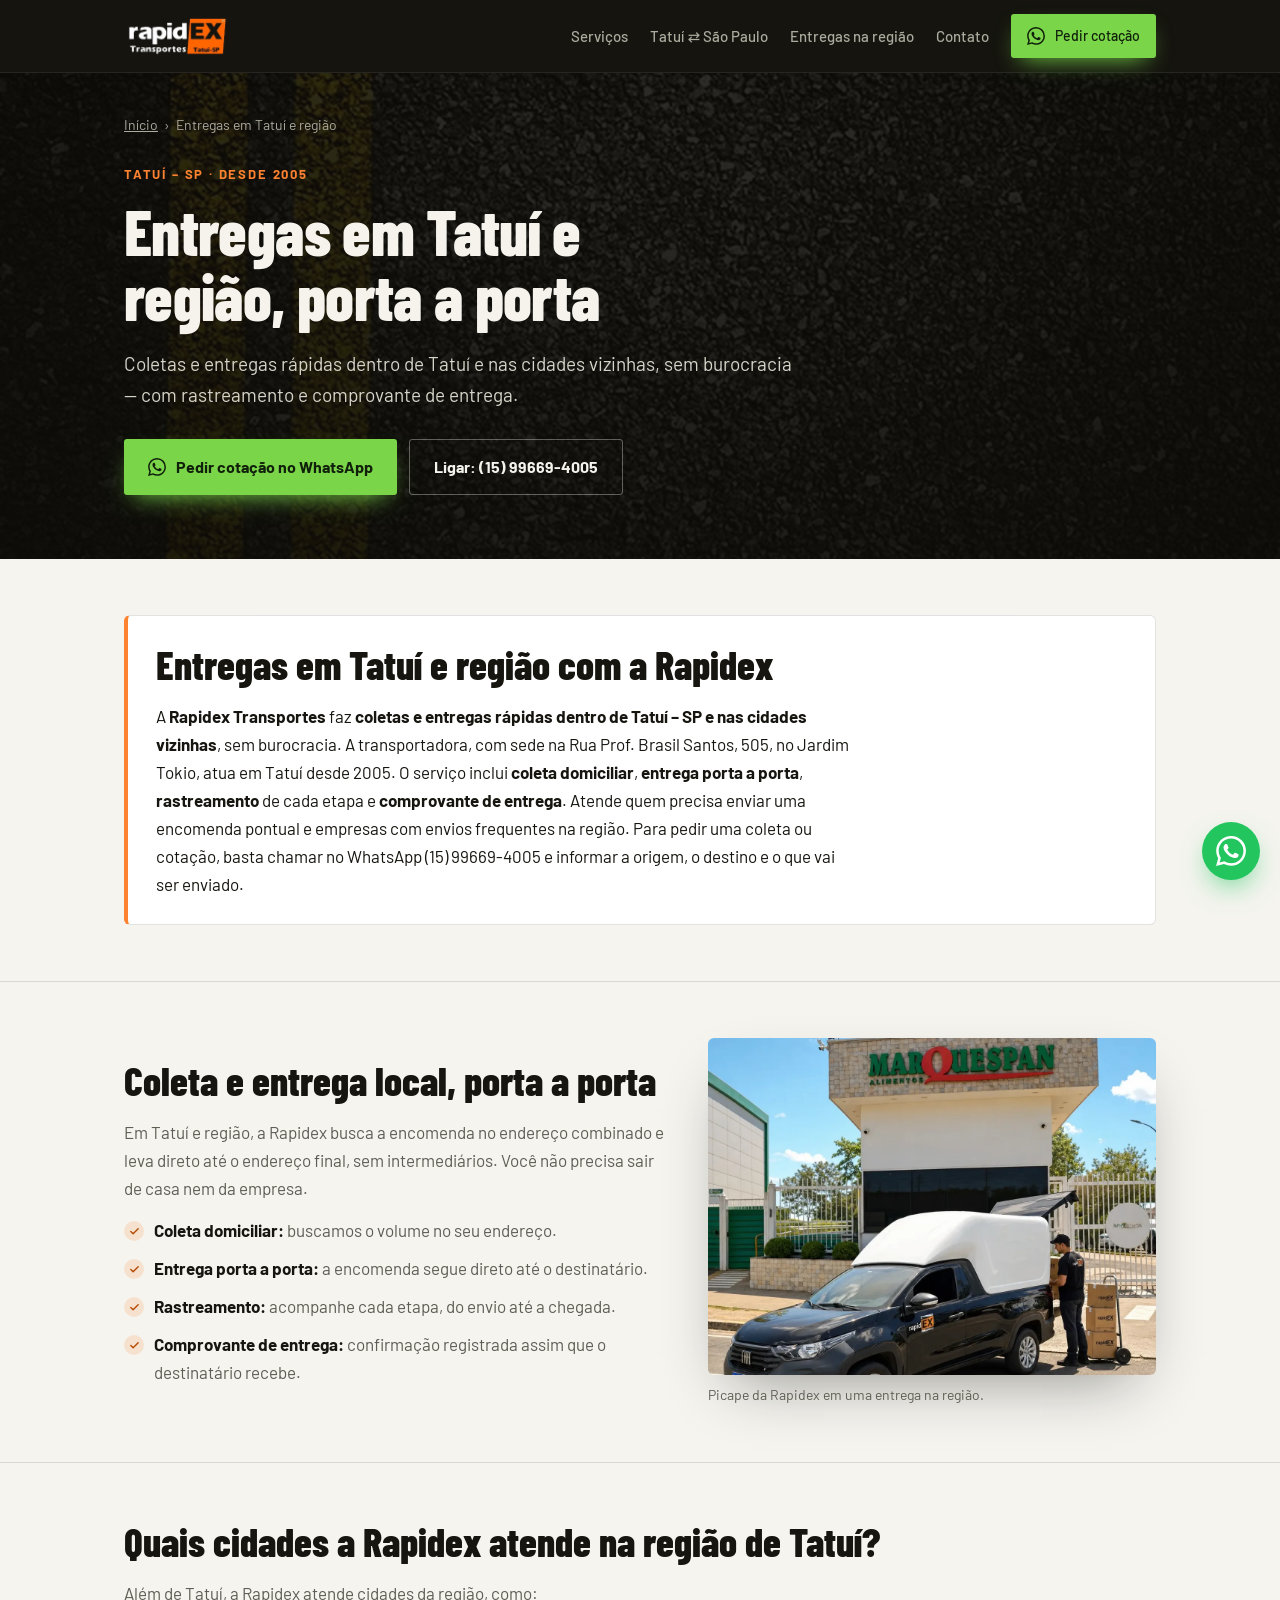
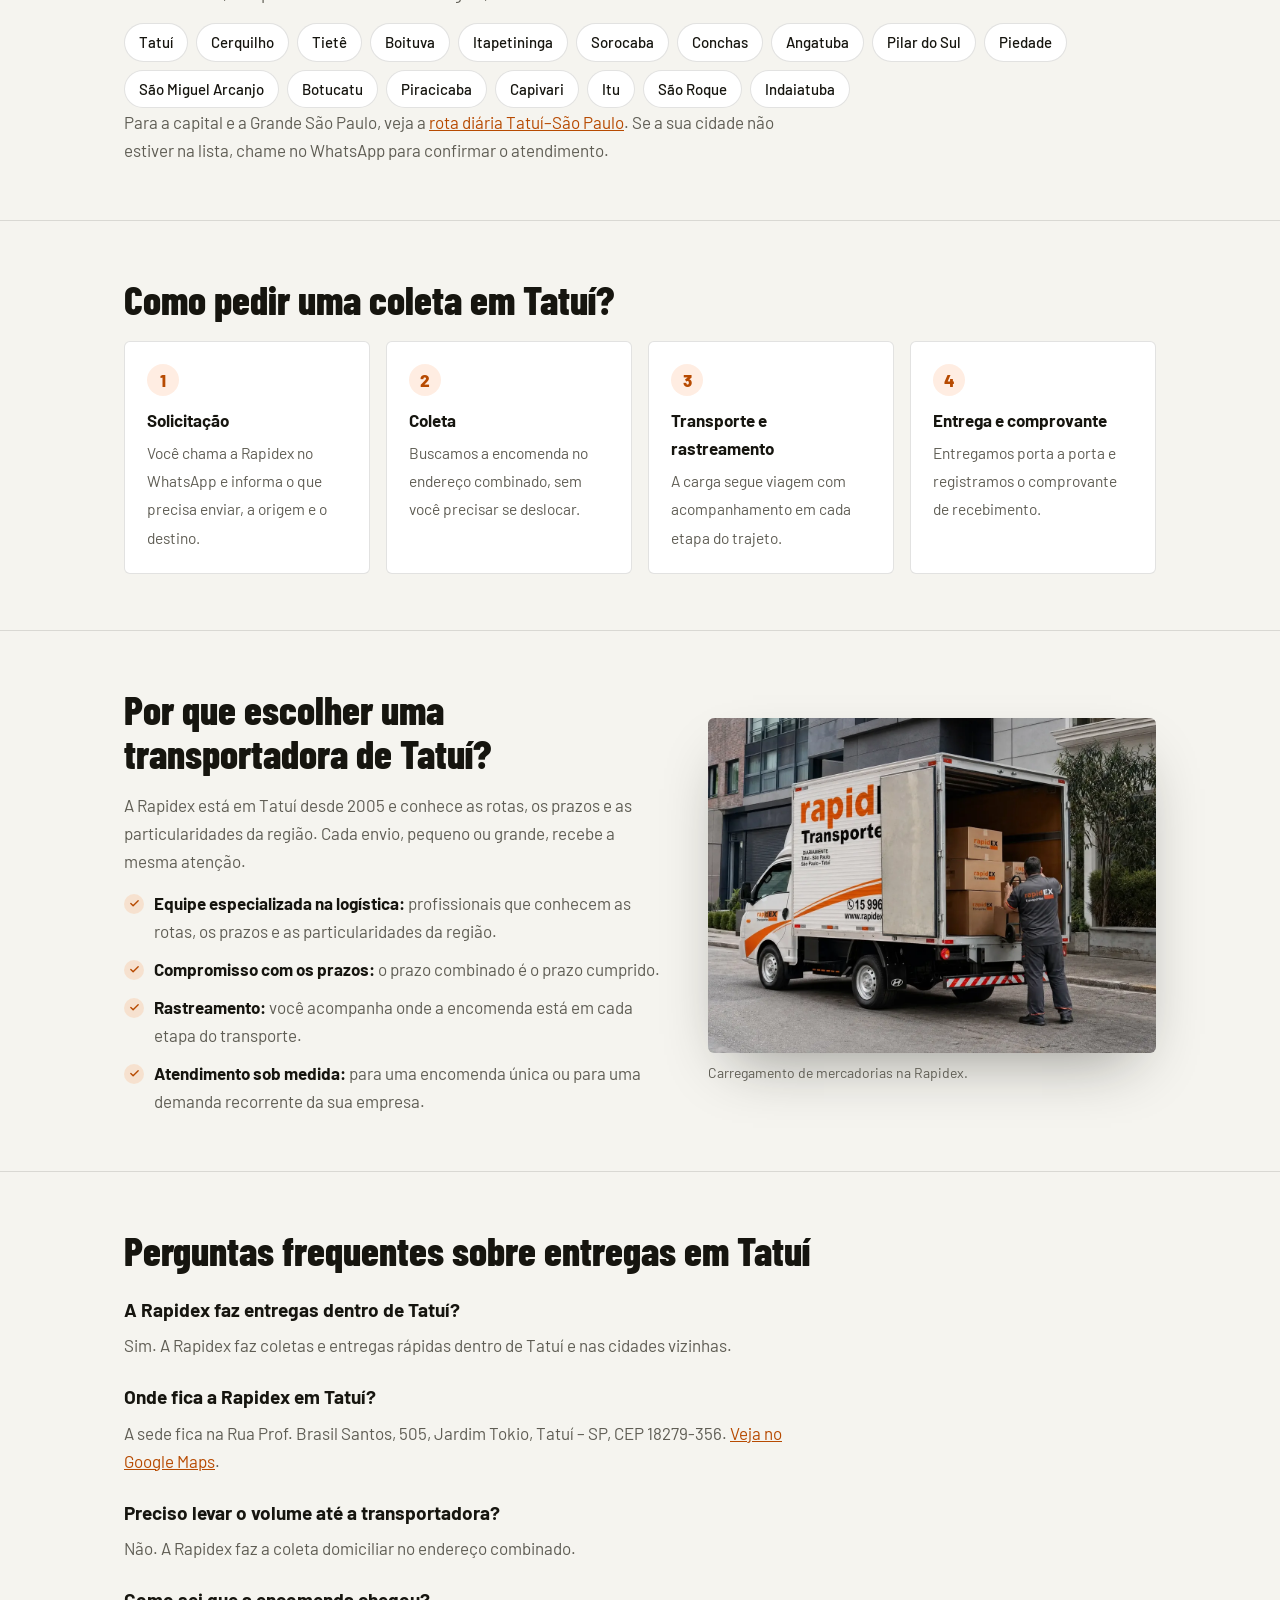
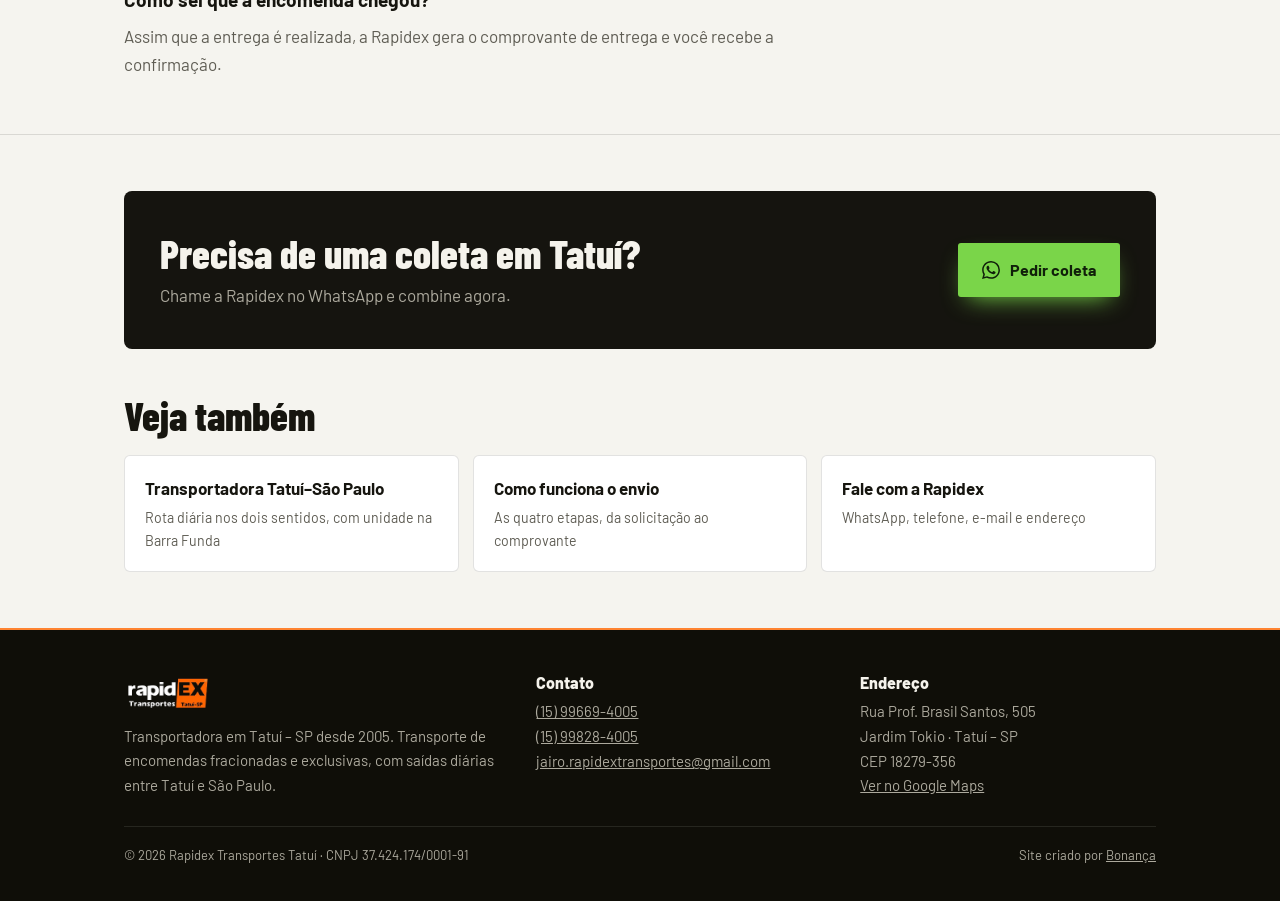
<file: entregas-em-tatui-e-regiao/index.html>
<!doctype html>
<html lang="pt-BR">
<head>
<meta charset="utf-8">
<meta name="viewport" content="width=device-width, initial-scale=1">
<script async src="https://www.googletagmanager.com/gtag/js?id=G-BDB2782HVE"></script>
<script>window.dataLayer=window.dataLayer||[];function gtag(){dataLayer.push(arguments);}gtag('js',new Date());gtag('config','G-BDB2782HVE');</script>
<title>Entregas em Tatuí e região: coleta porta a porta | Rapidex</title>
<meta name="description" content="Coleta e entrega de encomendas em Tatuí – SP e cidades vizinhas: Cerquilho, Boituva, Tietê, Itapetininga, Sorocaba e mais. Rastreamento e comprovante. Peça pelo WhatsApp.">
<meta name="robots" content="index, follow, max-image-preview:large, max-snippet:-1">
<link rel="canonical" href="https://rapidextatui.com/entregas-em-tatui-e-regiao/">
<meta name="theme-color" content="#15140F">
<link rel="icon" href="/favicon.ico?v=6" sizes="any">
<link rel="icon" type="image/png" sizes="32x32" href="/favicon-32.png?v=6">
<link rel="apple-touch-icon" sizes="180x180" href="/apple-touch-icon.png?v=6">
<link rel="manifest" href="/site.webmanifest?v=6">
<meta property="og:type" content="website">
<meta property="og:url" content="https://rapidextatui.com/entregas-em-tatui-e-regiao/">
<meta property="og:locale" content="pt_BR">
<meta property="og:site_name" content="Rapidex Transportes">
<meta property="og:title" content="Entregas em Tatuí e região: coleta porta a porta | Rapidex">
<meta property="og:description" content="Coleta e entrega de encomendas em Tatuí – SP e cidades vizinhas: Cerquilho, Boituva, Tietê, Itapetininga, Sorocaba e mais. Rastreamento e comprovante. Peça pelo WhatsApp.">
<meta property="og:image" content="https://rapidextatui.com/assets/og-rapidex.jpg">
<meta name="twitter:card" content="summary_large_image">
<script type="application/ld+json">{"@context": "https://schema.org", "@graph": [{"@type": "WebPage", "@id": "https://rapidextatui.com/entregas-em-tatui-e-regiao/#pagina", "url": "https://rapidextatui.com/entregas-em-tatui-e-regiao/", "name": "Entregas em Tatuí e região: coleta porta a porta | Rapidex", "description": "Coleta e entrega de encomendas em Tatuí – SP e cidades vizinhas: Cerquilho, Boituva, Tietê, Itapetininga, Sorocaba e mais. Rastreamento e comprovante. Peça pelo WhatsApp.", "inLanguage": "pt-BR", "isPartOf": {"@id": "https://rapidextatui.com/#site"}, "about": {"@id": "https://rapidextatui.com/#empresa"}, "primaryImageOfPage": "https://rapidextatui.com/assets/og-rapidex.jpg", "breadcrumb": {"@id": "https://rapidextatui.com/entregas-em-tatui-e-regiao/#trilha"}}, {"@type": "BreadcrumbList", "@id": "https://rapidextatui.com/entregas-em-tatui-e-regiao/#trilha", "itemListElement": [{"@type": "ListItem", "position": 1, "name": "Início", "item": "https://rapidextatui.com/"}, {"@type": "ListItem", "position": 2, "name": "Entregas em Tatuí e região", "item": "https://rapidextatui.com/entregas-em-tatui-e-regiao/"}]}, {"@type": "Service", "@id": "https://rapidextatui.com/entregas-em-tatui-e-regiao/#servico", "url": "https://rapidextatui.com/entregas-em-tatui-e-regiao/", "provider": {"@type": "LocalBusiness", "@id": "https://rapidextatui.com/#empresa", "name": "Rapidex Transportes", "telephone": "+55-15-99669-4005", "address": {"@type": "PostalAddress", "streetAddress": "Rua Prof. Brasil Santos, 505 – Jardim Tokio", "addressLocality": "Tatuí", "addressRegion": "SP", "postalCode": "18279-356", "addressCountry": "BR"}}, "name": "Coleta e entrega de encomendas em Tatuí e região", "serviceType": "Coleta e entrega local de encomendas", "description": "Coletas e entregas rápidas dentro de Tatuí e cidades vizinhas, com coleta domiciliar, entrega porta a porta, rastreamento e comprovante de entrega.", "areaServed": [{"@type": "City", "name": "Tatuí"}, {"@type": "City", "name": "Cerquilho"}, {"@type": "City", "name": "Tietê"}, {"@type": "City", "name": "Boituva"}, {"@type": "City", "name": "Itapetininga"}, {"@type": "City", "name": "Sorocaba"}, {"@type": "City", "name": "Conchas"}, {"@type": "City", "name": "Angatuba"}, {"@type": "City", "name": "Pilar do Sul"}, {"@type": "City", "name": "Piedade"}, {"@type": "City", "name": "São Miguel Arcanjo"}, {"@type": "City", "name": "Botucatu"}, {"@type": "City", "name": "Piracicaba"}, {"@type": "City", "name": "Capivari"}, {"@type": "City", "name": "Itu"}, {"@type": "City", "name": "São Roque"}, {"@type": "City", "name": "Indaiatuba"}]}]}</script>
<link rel="preconnect" href="https://fonts.googleapis.com">
<link rel="preconnect" href="https://fonts.gstatic.com" crossorigin>
<link href="https://fonts.googleapis.com/css2?family=Barlow+Condensed:wght@700;800&amp;family=Barlow:wght@400;500;700&amp;display=swap" rel="stylesheet">
<link rel="stylesheet" href="../assets/paginas.css">
</head>
<body>
<header class="top">
  <div class="wrap">
    <a class="logo" href="../" aria-label="Rapidex Transportes — página inicial"><img src="../assets/rapidex-logo.png" alt="Rapidex Transportes Tatuí-SP" width="218" height="94"></a>
    <nav aria-label="Principal">
      <a href="../#servicos">Serviços</a>
      <a href="../transportadora-tatui-sao-paulo/">Tatuí ⇄ São Paulo</a>
      <a href="../entregas-em-tatui-e-regiao/">Entregas na região</a>
      <a href="../#contato">Contato</a>
      <a class="btn btn-wa" href="https://wa.me/5515996694005?text=Ol%C3%A1%2C%20quero%20uma%20coleta/entrega%20em%20Tatu%C3%AD%20e%20regi%C3%A3o" target="_blank" rel="noopener"><svg viewBox="0 0 24 24" aria-hidden="true"><path d="M17.472 14.382c-.297-.149-1.758-.867-2.03-.967-.273-.099-.471-.148-.67.15-.197.297-.767.966-.94 1.164-.173.199-.347.223-.644.075-.297-.15-1.255-.463-2.39-1.475-.883-.788-1.48-1.761-1.653-2.059-.173-.297-.018-.458.13-.606.134-.133.298-.347.446-.52.149-.174.198-.298.298-.497.099-.198.05-.371-.025-.52-.075-.149-.669-1.612-.916-2.207-.242-.579-.487-.5-.669-.51-.173-.008-.371-.01-.57-.01-.198 0-.52.074-.792.372-.272.297-1.04 1.016-1.04 2.479 0 1.462 1.065 2.875 1.213 3.074.149.198 2.096 3.2 5.077 4.487.709.306 1.262.489 1.694.625.712.227 1.36.195 1.871.118.571-.085 1.758-.719 2.006-1.413.248-.694.248-1.289.173-1.413-.074-.124-.272-.198-.57-.347m-5.421 7.403h-.004a9.87 9.87 0 01-5.031-1.378l-.361-.214-3.741.982.998-3.648-.235-.374a9.86 9.86 0 01-1.51-5.26c.001-5.45 4.436-9.884 9.888-9.884 2.64 0 5.122 1.03 6.988 2.898a9.825 9.825 0 012.893 6.994c-.003 5.45-4.437 9.884-9.885 9.884m8.413-18.297A11.815 11.815 0 0012.05 0C5.495 0 .16 5.335.157 11.892c0 2.096.547 4.142 1.588 5.945L.057 24l6.305-1.654a11.882 11.882 0 005.683 1.448h.005c6.554 0 11.89-5.335 11.893-11.893a11.821 11.821 0 00-3.48-8.413Z"></path></svg><span>Pedir cotação</span></a>
    </nav>
  </div>
</header>
<div class="hero">
  <div class="wrap">
    <nav class="crumbs" aria-label="Você está em"><ol><li><a href="../">Início</a></li><li aria-current="page">Entregas em Tatuí e região</li></ol></nav>
    <span class="eyebrow">Tatuí – SP · desde 2005</span>
    <h1>Entregas em Tatuí e região, porta a porta</h1>
    <p class="lead">Coletas e entregas rápidas dentro de Tatuí e nas cidades vizinhas, sem burocracia — com rastreamento e comprovante de entrega.</p>
    <div class="hero-actions">
      <a class="btn btn-wa" href="https://wa.me/5515996694005?text=Ol%C3%A1%2C%20quero%20uma%20coleta/entrega%20em%20Tatu%C3%AD%20e%20regi%C3%A3o" target="_blank" rel="noopener"><svg viewBox="0 0 24 24" aria-hidden="true"><path d="M17.472 14.382c-.297-.149-1.758-.867-2.03-.967-.273-.099-.471-.148-.67.15-.197.297-.767.966-.94 1.164-.173.199-.347.223-.644.075-.297-.15-1.255-.463-2.39-1.475-.883-.788-1.48-1.761-1.653-2.059-.173-.297-.018-.458.13-.606.134-.133.298-.347.446-.52.149-.174.198-.298.298-.497.099-.198.05-.371-.025-.52-.075-.149-.669-1.612-.916-2.207-.242-.579-.487-.5-.669-.51-.173-.008-.371-.01-.57-.01-.198 0-.52.074-.792.372-.272.297-1.04 1.016-1.04 2.479 0 1.462 1.065 2.875 1.213 3.074.149.198 2.096 3.2 5.077 4.487.709.306 1.262.489 1.694.625.712.227 1.36.195 1.871.118.571-.085 1.758-.719 2.006-1.413.248-.694.248-1.289.173-1.413-.074-.124-.272-.198-.57-.347m-5.421 7.403h-.004a9.87 9.87 0 01-5.031-1.378l-.361-.214-3.741.982.998-3.648-.235-.374a9.86 9.86 0 01-1.51-5.26c.001-5.45 4.436-9.884 9.888-9.884 2.64 0 5.122 1.03 6.988 2.898a9.825 9.825 0 012.893 6.994c-.003 5.45-4.437 9.884-9.885 9.884m8.413-18.297A11.815 11.815 0 0012.05 0C5.495 0 .16 5.335.157 11.892c0 2.096.547 4.142 1.588 5.945L.057 24l6.305-1.654a11.882 11.882 0 005.683 1.448h.005c6.554 0 11.89-5.335 11.893-11.893a11.821 11.821 0 00-3.48-8.413Z"></path></svg>Pedir cotação no WhatsApp</a>
      <a class="btn btn-ghost" href="tel:+5515996694005">Ligar: (15) 99669-4005</a>
    </div>
  </div>
</div>
<main>
<section>
    <div class="wrap">
      <div class="answer">
        <h2>Entregas em Tatuí e região com a Rapidex</h2>
        <p>A <strong>Rapidex Transportes</strong> faz <strong>coletas e entregas rápidas dentro de Tatuí – SP e nas cidades vizinhas</strong>, sem burocracia. A transportadora, com sede na Rua Prof. Brasil Santos, 505, no Jardim Tokio, atua em Tatuí desde 2005. O serviço inclui <strong>coleta domiciliar</strong>, <strong>entrega porta a porta</strong>, <strong>rastreamento</strong> de cada etapa e <strong>comprovante de entrega</strong>. Atende quem precisa enviar uma encomenda pontual e empresas com envios frequentes na região. Para pedir uma coleta ou cotação, basta chamar no WhatsApp (15) 99669-4005 e informar a origem, o destino e o que vai ser enviado.</p>
      </div>
    </div>
  </section>
  <section>
    <div class="wrap split">
      <div>
        <h2>Coleta e entrega local, porta a porta</h2>
        <p>Em Tatuí e região, a Rapidex busca a encomenda no endereço combinado e leva direto até o endereço final, sem intermediários. Você não precisa sair de casa nem da empresa.</p>
        <ul class="checks">
          <li><strong>Coleta domiciliar:</strong> buscamos o volume no seu endereço.</li>
          <li><strong>Entrega porta a porta:</strong> a encomenda segue direto até o destinatário.</li>
          <li><strong>Rastreamento:</strong> acompanhe cada etapa, do envio até a chegada.</li>
          <li><strong>Comprovante de entrega:</strong> confirmação registrada assim que o destinatário recebe.</li>
        </ul>
      </div>
      <figure>
        <img src="../assets/frota-picape.webp" alt="Picape identificada da Rapidex com entregador carregando caixas" width="1200" height="900" loading="lazy" decoding="async">
        <figcaption>Picape da Rapidex em uma entrega na região.</figcaption>
      </figure>
    </div>
  </section>
  <section>
    <div class="wrap">
      <h2>Quais cidades a Rapidex atende na região de Tatuí?</h2>
      <p>Além de Tatuí, a Rapidex atende cidades da região, como:</p>
      <ul class="cities"><li>Tatuí</li><li>Cerquilho</li><li>Tietê</li><li>Boituva</li><li>Itapetininga</li><li>Sorocaba</li><li>Conchas</li><li>Angatuba</li><li>Pilar do Sul</li><li>Piedade</li><li>São Miguel Arcanjo</li><li>Botucatu</li><li>Piracicaba</li><li>Capivari</li><li>Itu</li><li>São Roque</li><li>Indaiatuba</li></ul>
      <p>Para a capital e a Grande São Paulo, veja a <a href="../transportadora-tatui-sao-paulo/">rota diária Tatuí–São Paulo</a>. Se a sua cidade não estiver na lista, chame no WhatsApp para confirmar o atendimento.</p>
    </div>
  </section>
  <section>
    <div class="wrap">
      <h2>Como pedir uma coleta em Tatuí?</h2>
      <ol class="steps">
        <li><strong>Solicitação</strong><span>Você chama a Rapidex no WhatsApp e informa o que precisa enviar, a origem e o destino.</span></li>
        <li><strong>Coleta</strong><span>Buscamos a encomenda no endereço combinado, sem você precisar se deslocar.</span></li>
        <li><strong>Transporte e rastreamento</strong><span>A carga segue viagem com acompanhamento em cada etapa do trajeto.</span></li>
        <li><strong>Entrega e comprovante</strong><span>Entregamos porta a porta e registramos o comprovante de recebimento.</span></li>
      </ol>
    </div>
  </section>
  <section>
    <div class="wrap split">
      <div>
        <h2>Por que escolher uma transportadora de Tatuí?</h2>
        <p>A Rapidex está em Tatuí desde 2005 e conhece as rotas, os prazos e as particularidades da região. Cada envio, pequeno ou grande, recebe a mesma atenção.</p>
        <ul class="checks">
        <li><strong>Equipe especializada na logística:</strong> profissionais que conhecem as rotas, os prazos e as particularidades da região.</li>
        <li><strong>Compromisso com os prazos:</strong> o prazo combinado é o prazo cumprido.</li>
        <li><strong>Rastreamento:</strong> você acompanha onde a encomenda está em cada etapa do transporte.</li>
        <li><strong>Atendimento sob medida:</strong> para uma encomenda única ou para uma demanda recorrente da sua empresa.</li>
      </ul>
      </div>
      <figure>
        <img src="../assets/frota-carregamento.webp" alt="Carregamento de mercadorias no caminhão da Rapidex Transportes" width="1200" height="896" loading="lazy" decoding="async">
        <figcaption>Carregamento de mercadorias na Rapidex.</figcaption>
      </figure>
    </div>
  </section>
  <section>
    <div class="wrap">
      <h2>Perguntas frequentes sobre entregas em Tatuí</h2>
      <h3>A Rapidex faz entregas dentro de Tatuí?</h3>
      <p>Sim. A Rapidex faz coletas e entregas rápidas dentro de Tatuí e nas cidades vizinhas.</p>
      <h3>Onde fica a Rapidex em Tatuí?</h3>
      <p>A sede fica na Rua Prof. Brasil Santos, 505, Jardim Tokio, Tatuí – SP, CEP 18279-356. <a href="https://www.google.com/maps/place/TRANSPORTADORA+RAPIDEX+TATUI+LTDA/@-23.3355505,-47.8636785,3010m/data=!3m2!1e3!4b1!4m6!3m5!1s0x94c5d8e336f9d78f:0xbaa27cdbf4aa8ed2!8m2!3d-23.3355705!4d-47.8533787!16s%2Fg%2F11c1xp5sr7" target="_blank" rel="noopener">Veja no Google Maps</a>.</p>
      <h3>Preciso levar o volume até a transportadora?</h3>
      <p>Não. A Rapidex faz a coleta domiciliar no endereço combinado.</p>
      <h3>Como sei que a encomenda chegou?</h3>
      <p>Assim que a entrega é realizada, a Rapidex gera o comprovante de entrega e você recebe a confirmação.</p>
    </div>
  </section>
  <section>
    <div class="wrap">
      <div class="cta">
        <div><h2>Precisa de uma coleta em Tatuí?</h2><p>Chame a Rapidex no WhatsApp e combine agora.</p></div>
        <a class="btn btn-wa" href="https://wa.me/5515996694005?text=Ol%C3%A1%2C%20quero%20uma%20coleta/entrega%20em%20Tatu%C3%AD%20e%20regi%C3%A3o" target="_blank" rel="noopener"><svg viewBox="0 0 24 24" aria-hidden="true"><path d="M17.472 14.382c-.297-.149-1.758-.867-2.03-.967-.273-.099-.471-.148-.67.15-.197.297-.767.966-.94 1.164-.173.199-.347.223-.644.075-.297-.15-1.255-.463-2.39-1.475-.883-.788-1.48-1.761-1.653-2.059-.173-.297-.018-.458.13-.606.134-.133.298-.347.446-.52.149-.174.198-.298.298-.497.099-.198.05-.371-.025-.52-.075-.149-.669-1.612-.916-2.207-.242-.579-.487-.5-.669-.51-.173-.008-.371-.01-.57-.01-.198 0-.52.074-.792.372-.272.297-1.04 1.016-1.04 2.479 0 1.462 1.065 2.875 1.213 3.074.149.198 2.096 3.2 5.077 4.487.709.306 1.262.489 1.694.625.712.227 1.36.195 1.871.118.571-.085 1.758-.719 2.006-1.413.248-.694.248-1.289.173-1.413-.074-.124-.272-.198-.57-.347m-5.421 7.403h-.004a9.87 9.87 0 01-5.031-1.378l-.361-.214-3.741.982.998-3.648-.235-.374a9.86 9.86 0 01-1.51-5.26c.001-5.45 4.436-9.884 9.888-9.884 2.64 0 5.122 1.03 6.988 2.898a9.825 9.825 0 012.893 6.994c-.003 5.45-4.437 9.884-9.885 9.884m8.413-18.297A11.815 11.815 0 0012.05 0C5.495 0 .16 5.335.157 11.892c0 2.096.547 4.142 1.588 5.945L.057 24l6.305-1.654a11.882 11.882 0 005.683 1.448h.005c6.554 0 11.89-5.335 11.893-11.893a11.821 11.821 0 00-3.48-8.413Z"></path></svg>Pedir coleta</a>
      </div>
      <h2 style="margin-top:44px">Veja também</h2>
      <div class="related">
        <a href="../transportadora-tatui-sao-paulo/">Transportadora Tatuí–São Paulo<small>Rota diária nos dois sentidos, com unidade na Barra Funda</small></a>
        <a href="../#como-funciona">Como funciona o envio<small>As quatro etapas, da solicitação ao comprovante</small></a>
        <a href="../#contato">Fale com a Rapidex<small>WhatsApp, telefone, e-mail e endereço</small></a>
      </div>
    </div>
  </section>
</main>
<footer class="foot">
  <div class="wrap">
    <div>
      <img src="../assets/rapidex-logo.png" alt="Rapidex Transportes" width="218" height="94" loading="lazy">
      <p>Transportadora em Tatuí – SP desde 2005. Transporte de encomendas fracionadas e exclusivas, com saídas diárias entre Tatuí e São Paulo.</p>
    </div>
    <div>
      <h2>Contato</h2>
      <p><a href="tel:+5515996694005">(15) 99669-4005</a><br><a href="https://wa.me/5515998284005" target="_blank" rel="noopener">(15) 99828-4005</a><br><a href="mailto:jairo.rapidextransportes@gmail.com">jairo.rapidextransportes@gmail.com</a></p>
    </div>
    <div>
      <h2>Endereço</h2>
      <p>Rua Prof. Brasil Santos, 505<br>Jardim Tokio · Tatuí – SP<br>CEP 18279-356<br><a href="https://www.google.com/maps/place/TRANSPORTADORA+RAPIDEX+TATUI+LTDA/@-23.3355505,-47.8636785,3010m/data=!3m2!1e3!4b1!4m6!3m5!1s0x94c5d8e336f9d78f:0xbaa27cdbf4aa8ed2!8m2!3d-23.3355705!4d-47.8533787!16s%2Fg%2F11c1xp5sr7" target="_blank" rel="noopener">Ver no Google Maps</a></p>
    </div>
    <div class="legal"><span>© 2026 Rapidex Transportes Tatuí · CNPJ 37.424.174/0001-91</span><span>Site criado por <a href="https://instagram.com/bonancainova/" target="_blank" rel="noopener">Bonança</a></span></div>
  </div>
</footer>
<a class="wa-fab" href="https://wa.me/5515996694005?text=Ol%C3%A1%2C%20quero%20uma%20coleta/entrega%20em%20Tatu%C3%AD%20e%20regi%C3%A3o" target="_blank" rel="noopener" aria-label="Falar com a Rapidex no WhatsApp"><svg viewBox="0 0 24 24" aria-hidden="true"><path d="M17.472 14.382c-.297-.149-1.758-.867-2.03-.967-.273-.099-.471-.148-.67.15-.197.297-.767.966-.94 1.164-.173.199-.347.223-.644.075-.297-.15-1.255-.463-2.39-1.475-.883-.788-1.48-1.761-1.653-2.059-.173-.297-.018-.458.13-.606.134-.133.298-.347.446-.52.149-.174.198-.298.298-.497.099-.198.05-.371-.025-.52-.075-.149-.669-1.612-.916-2.207-.242-.579-.487-.5-.669-.51-.173-.008-.371-.01-.57-.01-.198 0-.52.074-.792.372-.272.297-1.04 1.016-1.04 2.479 0 1.462 1.065 2.875 1.213 3.074.149.198 2.096 3.2 5.077 4.487.709.306 1.262.489 1.694.625.712.227 1.36.195 1.871.118.571-.085 1.758-.719 2.006-1.413.248-.694.248-1.289.173-1.413-.074-.124-.272-.198-.57-.347m-5.421 7.403h-.004a9.87 9.87 0 01-5.031-1.378l-.361-.214-3.741.982.998-3.648-.235-.374a9.86 9.86 0 01-1.51-5.26c.001-5.45 4.436-9.884 9.888-9.884 2.64 0 5.122 1.03 6.988 2.898a9.825 9.825 0 012.893 6.994c-.003 5.45-4.437 9.884-9.885 9.884m8.413-18.297A11.815 11.815 0 0012.05 0C5.495 0 .16 5.335.157 11.892c0 2.096.547 4.142 1.588 5.945L.057 24l6.305-1.654a11.882 11.882 0 005.683 1.448h.005c6.554 0 11.89-5.335 11.893-11.893a11.821 11.821 0 00-3.48-8.413Z"></path></svg></a>
</body>
</html>
</file>
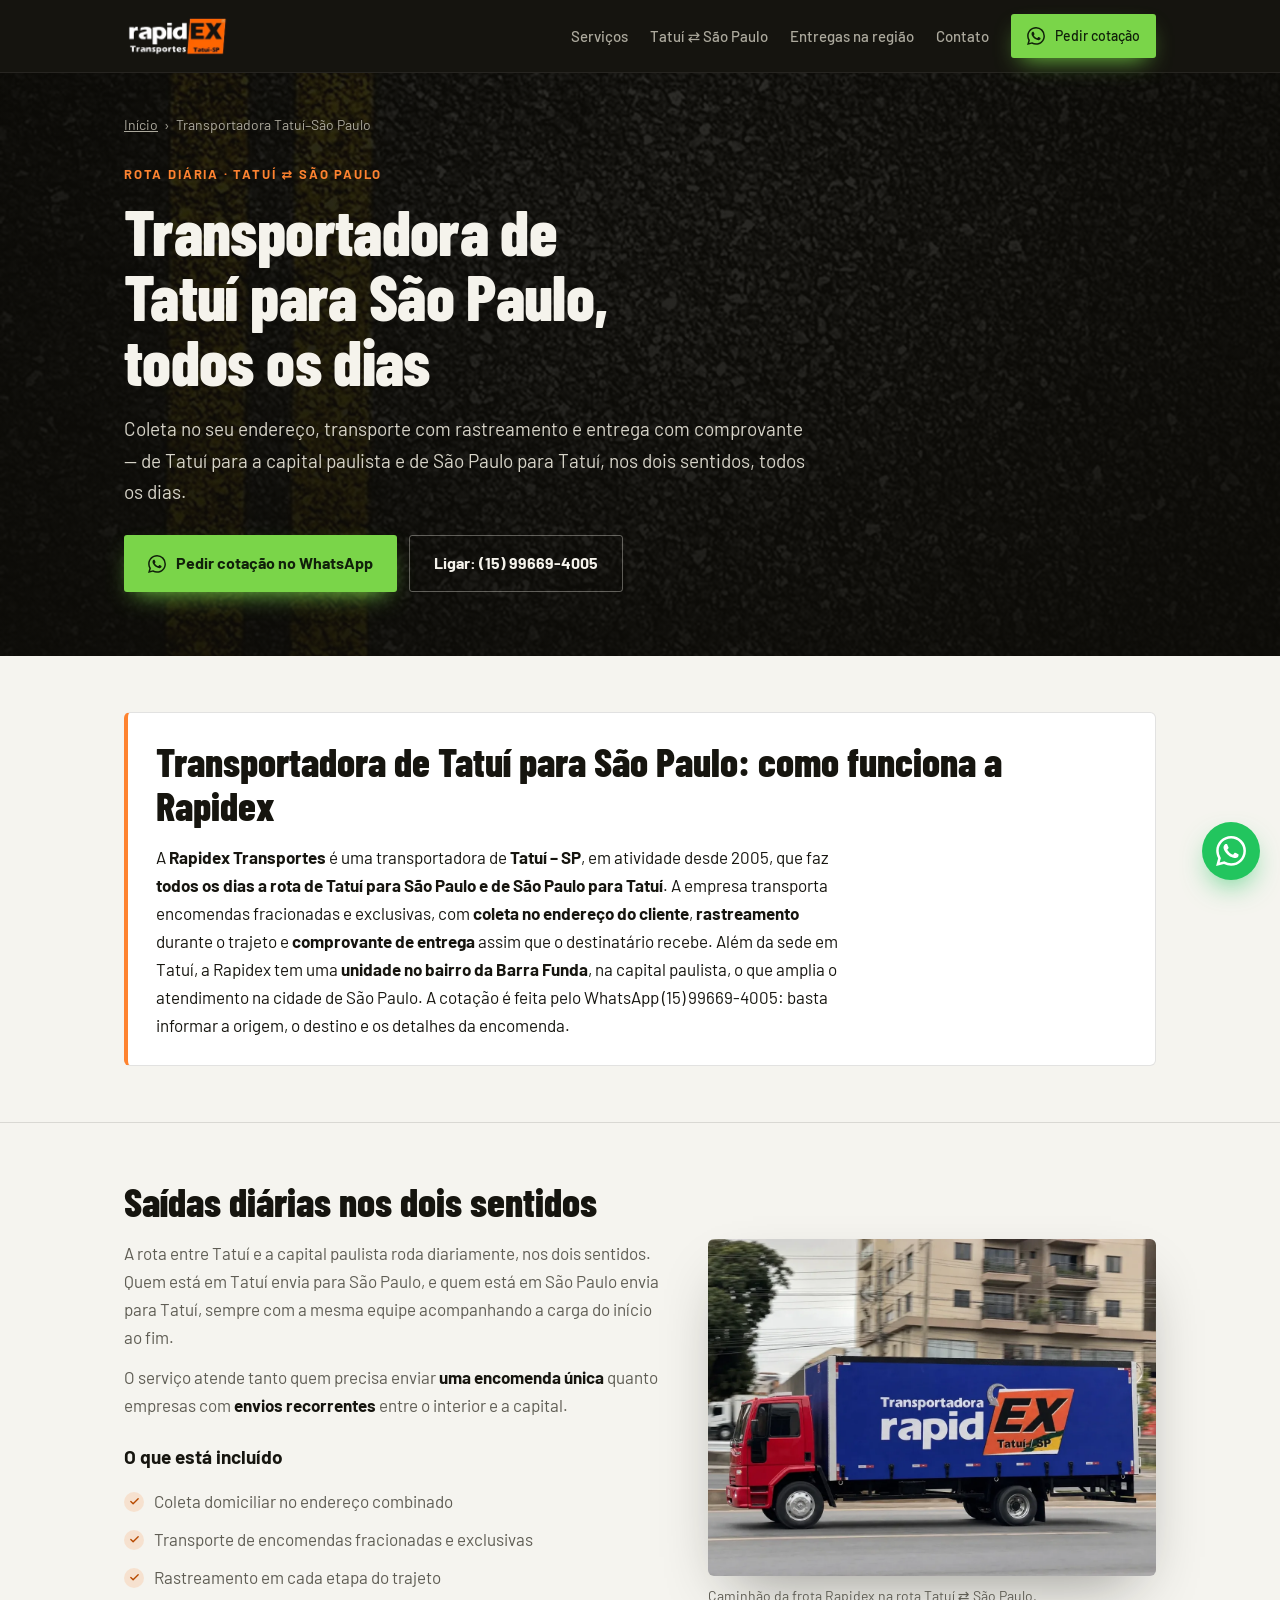
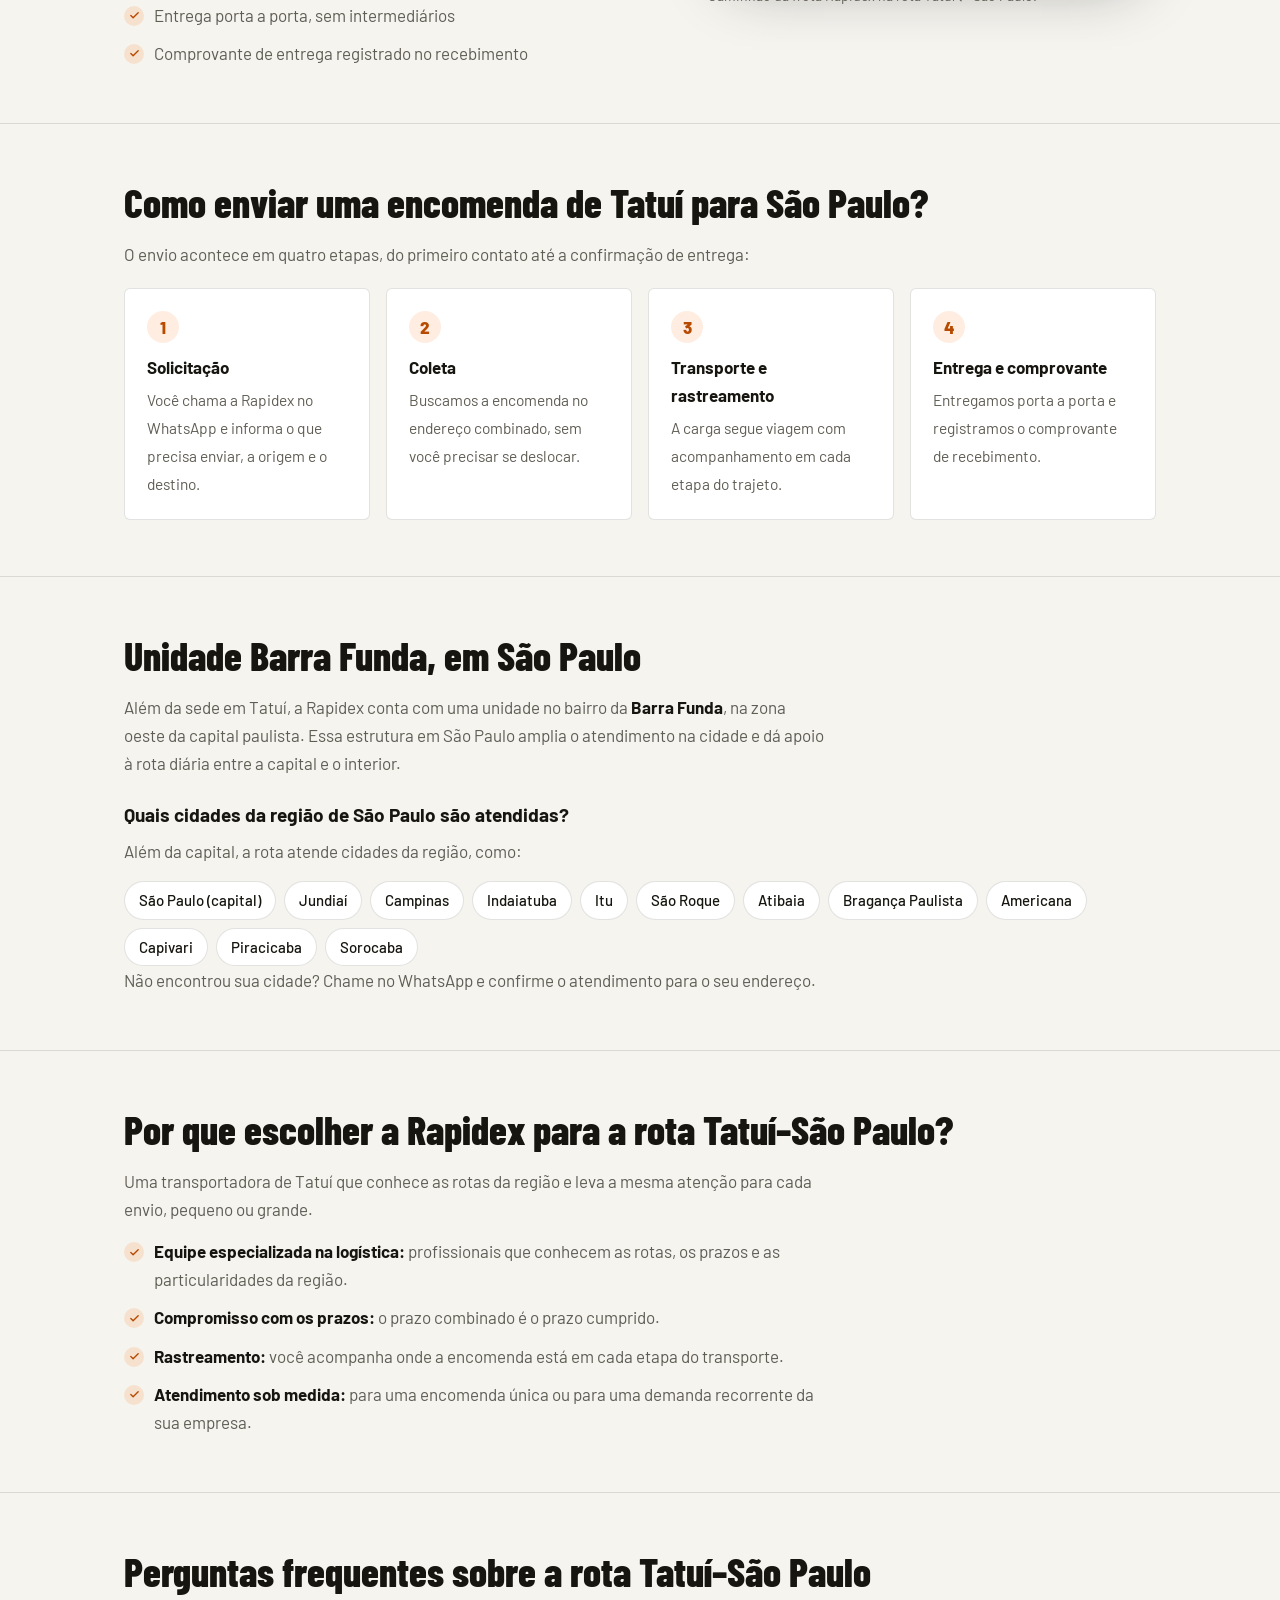
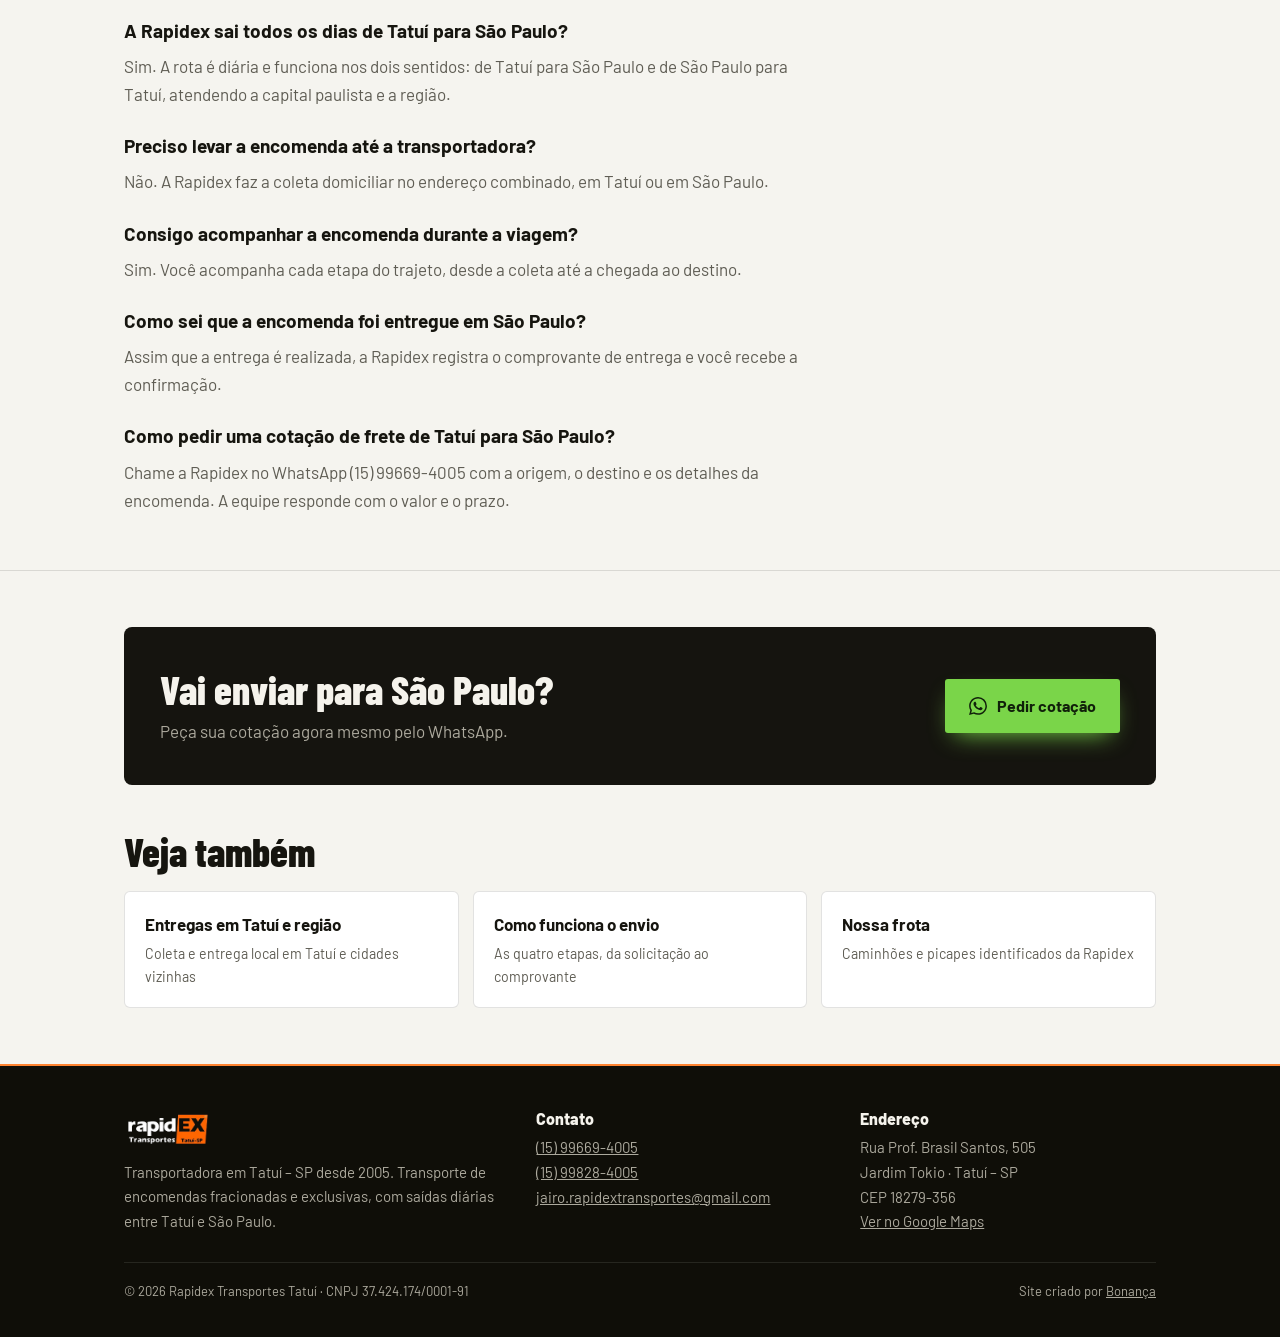
<file: transportadora-tatui-sao-paulo/index.html>
<!doctype html>
<html lang="pt-BR">
<head>
<meta charset="utf-8">
<meta name="viewport" content="width=device-width, initial-scale=1">
<script async src="https://www.googletagmanager.com/gtag/js?id=G-BDB2782HVE"></script>
<script>window.dataLayer=window.dataLayer||[];function gtag(){dataLayer.push(arguments);}gtag('js',new Date());gtag('config','G-BDB2782HVE');</script>
<title>Transportadora Tatuí–São Paulo: rota diária | Rapidex</title>
<meta name="description" content="Transportadora com saídas diárias de Tatuí para São Paulo e de São Paulo para Tatuí. Coleta no endereço, rastreamento, comprovante de entrega e unidade na Barra Funda.">
<meta name="robots" content="index, follow, max-image-preview:large, max-snippet:-1">
<link rel="canonical" href="https://rapidextatui.com/transportadora-tatui-sao-paulo/">
<meta name="theme-color" content="#15140F">
<link rel="icon" href="/favicon.ico?v=6" sizes="any">
<link rel="icon" type="image/png" sizes="32x32" href="/favicon-32.png?v=6">
<link rel="apple-touch-icon" sizes="180x180" href="/apple-touch-icon.png?v=6">
<link rel="manifest" href="/site.webmanifest?v=6">
<meta property="og:type" content="website">
<meta property="og:url" content="https://rapidextatui.com/transportadora-tatui-sao-paulo/">
<meta property="og:locale" content="pt_BR">
<meta property="og:site_name" content="Rapidex Transportes">
<meta property="og:title" content="Transportadora Tatuí–São Paulo: rota diária | Rapidex">
<meta property="og:description" content="Transportadora com saídas diárias de Tatuí para São Paulo e de São Paulo para Tatuí. Coleta no endereço, rastreamento, comprovante de entrega e unidade na Barra Funda.">
<meta property="og:image" content="https://rapidextatui.com/assets/og-rapidex.jpg">
<meta name="twitter:card" content="summary_large_image">
<script type="application/ld+json">{"@context": "https://schema.org", "@graph": [{"@type": "WebPage", "@id": "https://rapidextatui.com/transportadora-tatui-sao-paulo/#pagina", "url": "https://rapidextatui.com/transportadora-tatui-sao-paulo/", "name": "Transportadora Tatuí–São Paulo: rota diária | Rapidex", "description": "Transportadora com saídas diárias de Tatuí para São Paulo e de São Paulo para Tatuí. Coleta no endereço, rastreamento, comprovante de entrega e unidade na Barra Funda.", "inLanguage": "pt-BR", "isPartOf": {"@id": "https://rapidextatui.com/#site"}, "about": {"@id": "https://rapidextatui.com/#empresa"}, "primaryImageOfPage": "https://rapidextatui.com/assets/og-rapidex.jpg", "breadcrumb": {"@id": "https://rapidextatui.com/transportadora-tatui-sao-paulo/#trilha"}}, {"@type": "BreadcrumbList", "@id": "https://rapidextatui.com/transportadora-tatui-sao-paulo/#trilha", "itemListElement": [{"@type": "ListItem", "position": 1, "name": "Início", "item": "https://rapidextatui.com/"}, {"@type": "ListItem", "position": 2, "name": "Transportadora Tatuí–São Paulo", "item": "https://rapidextatui.com/transportadora-tatui-sao-paulo/"}]}, {"@type": "Service", "@id": "https://rapidextatui.com/transportadora-tatui-sao-paulo/#servico", "url": "https://rapidextatui.com/transportadora-tatui-sao-paulo/", "provider": {"@type": "LocalBusiness", "@id": "https://rapidextatui.com/#empresa", "name": "Rapidex Transportes", "telephone": "+55-15-99669-4005", "address": {"@type": "PostalAddress", "streetAddress": "Rua Prof. Brasil Santos, 505 – Jardim Tokio", "addressLocality": "Tatuí", "addressRegion": "SP", "postalCode": "18279-356", "addressCountry": "BR"}}, "name": "Transporte de encomendas Tatuí–São Paulo", "serviceType": "Transporte rodoviário de encomendas", "description": "Rota diária de Tatuí para São Paulo e de São Paulo para Tatuí, com coleta domiciliar, rastreamento e comprovante de entrega.", "areaServed": [{"@type": "City", "name": "Tatuí"}, {"@type": "City", "name": "São Paulo"}, {"@type": "City", "name": "Jundiaí"}, {"@type": "City", "name": "Campinas"}, {"@type": "City", "name": "Indaiatuba"}, {"@type": "City", "name": "Itu"}, {"@type": "City", "name": "São Roque"}, {"@type": "City", "name": "Atibaia"}, {"@type": "City", "name": "Bragança Paulista"}, {"@type": "City", "name": "Americana"}, {"@type": "City", "name": "Capivari"}, {"@type": "City", "name": "Piracicaba"}, {"@type": "City", "name": "Sorocaba"}]}]}</script>
<link rel="preconnect" href="https://fonts.googleapis.com">
<link rel="preconnect" href="https://fonts.gstatic.com" crossorigin>
<link href="https://fonts.googleapis.com/css2?family=Barlow+Condensed:wght@700;800&amp;family=Barlow:wght@400;500;700&amp;display=swap" rel="stylesheet">
<link rel="stylesheet" href="../assets/paginas.css">
</head>
<body>
<header class="top">
  <div class="wrap">
    <a class="logo" href="../" aria-label="Rapidex Transportes — página inicial"><img src="../assets/rapidex-logo.png" alt="Rapidex Transportes Tatuí-SP" width="218" height="94"></a>
    <nav aria-label="Principal">
      <a href="../#servicos">Serviços</a>
      <a href="../transportadora-tatui-sao-paulo/">Tatuí ⇄ São Paulo</a>
      <a href="../entregas-em-tatui-e-regiao/">Entregas na região</a>
      <a href="../#contato">Contato</a>
      <a class="btn btn-wa" href="https://wa.me/5515996694005?text=Ol%C3%A1%2C%20quero%20uma%20cota%C3%A7%C3%A3o%20de%20frete%20entre%20Tatu%C3%AD%20e%20S%C3%A3o%20Paulo" target="_blank" rel="noopener"><svg viewBox="0 0 24 24" aria-hidden="true"><path d="M17.472 14.382c-.297-.149-1.758-.867-2.03-.967-.273-.099-.471-.148-.67.15-.197.297-.767.966-.94 1.164-.173.199-.347.223-.644.075-.297-.15-1.255-.463-2.39-1.475-.883-.788-1.48-1.761-1.653-2.059-.173-.297-.018-.458.13-.606.134-.133.298-.347.446-.52.149-.174.198-.298.298-.497.099-.198.05-.371-.025-.52-.075-.149-.669-1.612-.916-2.207-.242-.579-.487-.5-.669-.51-.173-.008-.371-.01-.57-.01-.198 0-.52.074-.792.372-.272.297-1.04 1.016-1.04 2.479 0 1.462 1.065 2.875 1.213 3.074.149.198 2.096 3.2 5.077 4.487.709.306 1.262.489 1.694.625.712.227 1.36.195 1.871.118.571-.085 1.758-.719 2.006-1.413.248-.694.248-1.289.173-1.413-.074-.124-.272-.198-.57-.347m-5.421 7.403h-.004a9.87 9.87 0 01-5.031-1.378l-.361-.214-3.741.982.998-3.648-.235-.374a9.86 9.86 0 01-1.51-5.26c.001-5.45 4.436-9.884 9.888-9.884 2.64 0 5.122 1.03 6.988 2.898a9.825 9.825 0 012.893 6.994c-.003 5.45-4.437 9.884-9.885 9.884m8.413-18.297A11.815 11.815 0 0012.05 0C5.495 0 .16 5.335.157 11.892c0 2.096.547 4.142 1.588 5.945L.057 24l6.305-1.654a11.882 11.882 0 005.683 1.448h.005c6.554 0 11.89-5.335 11.893-11.893a11.821 11.821 0 00-3.48-8.413Z"></path></svg><span>Pedir cotação</span></a>
    </nav>
  </div>
</header>
<div class="hero">
  <div class="wrap">
    <nav class="crumbs" aria-label="Você está em"><ol><li><a href="../">Início</a></li><li aria-current="page">Transportadora Tatuí–São Paulo</li></ol></nav>
    <span class="eyebrow">Rota diária · Tatuí ⇄ São Paulo</span>
    <h1>Transportadora de Tatuí para São Paulo, todos os dias</h1>
    <p class="lead">Coleta no seu endereço, transporte com rastreamento e entrega com comprovante — de Tatuí para a capital paulista e de São Paulo para Tatuí, nos dois sentidos, todos os dias.</p>
    <div class="hero-actions">
      <a class="btn btn-wa" href="https://wa.me/5515996694005?text=Ol%C3%A1%2C%20quero%20uma%20cota%C3%A7%C3%A3o%20de%20frete%20entre%20Tatu%C3%AD%20e%20S%C3%A3o%20Paulo" target="_blank" rel="noopener"><svg viewBox="0 0 24 24" aria-hidden="true"><path d="M17.472 14.382c-.297-.149-1.758-.867-2.03-.967-.273-.099-.471-.148-.67.15-.197.297-.767.966-.94 1.164-.173.199-.347.223-.644.075-.297-.15-1.255-.463-2.39-1.475-.883-.788-1.48-1.761-1.653-2.059-.173-.297-.018-.458.13-.606.134-.133.298-.347.446-.52.149-.174.198-.298.298-.497.099-.198.05-.371-.025-.52-.075-.149-.669-1.612-.916-2.207-.242-.579-.487-.5-.669-.51-.173-.008-.371-.01-.57-.01-.198 0-.52.074-.792.372-.272.297-1.04 1.016-1.04 2.479 0 1.462 1.065 2.875 1.213 3.074.149.198 2.096 3.2 5.077 4.487.709.306 1.262.489 1.694.625.712.227 1.36.195 1.871.118.571-.085 1.758-.719 2.006-1.413.248-.694.248-1.289.173-1.413-.074-.124-.272-.198-.57-.347m-5.421 7.403h-.004a9.87 9.87 0 01-5.031-1.378l-.361-.214-3.741.982.998-3.648-.235-.374a9.86 9.86 0 01-1.51-5.26c.001-5.45 4.436-9.884 9.888-9.884 2.64 0 5.122 1.03 6.988 2.898a9.825 9.825 0 012.893 6.994c-.003 5.45-4.437 9.884-9.885 9.884m8.413-18.297A11.815 11.815 0 0012.05 0C5.495 0 .16 5.335.157 11.892c0 2.096.547 4.142 1.588 5.945L.057 24l6.305-1.654a11.882 11.882 0 005.683 1.448h.005c6.554 0 11.89-5.335 11.893-11.893a11.821 11.821 0 00-3.48-8.413Z"></path></svg>Pedir cotação no WhatsApp</a>
      <a class="btn btn-ghost" href="tel:+5515996694005">Ligar: (15) 99669-4005</a>
    </div>
  </div>
</div>
<main>
<section>
    <div class="wrap">
      <div class="answer">
        <h2>Transportadora de Tatuí para São Paulo: como funciona a Rapidex</h2>
        <p>A <strong>Rapidex Transportes</strong> é uma transportadora de <strong>Tatuí – SP</strong>, em atividade desde 2005, que faz <strong>todos os dias a rota de Tatuí para São Paulo e de São Paulo para Tatuí</strong>. A empresa transporta encomendas fracionadas e exclusivas, com <strong>coleta no endereço do cliente</strong>, <strong>rastreamento</strong> durante o trajeto e <strong>comprovante de entrega</strong> assim que o destinatário recebe. Além da sede em Tatuí, a Rapidex tem uma <strong>unidade no bairro da Barra Funda</strong>, na capital paulista, o que amplia o atendimento na cidade de São Paulo. A cotação é feita pelo WhatsApp (15) 99669-4005: basta informar a origem, o destino e os detalhes da encomenda.</p>
      </div>
    </div>
  </section>
  <section>
    <div class="wrap split">
      <div>
        <h2>Saídas diárias nos dois sentidos</h2>
        <p>A rota entre Tatuí e a capital paulista roda diariamente, nos dois sentidos. Quem está em Tatuí envia para São Paulo, e quem está em São Paulo envia para Tatuí, sempre com a mesma equipe acompanhando a carga do início ao fim.</p>
        <p>O serviço atende tanto quem precisa enviar <strong>uma encomenda única</strong> quanto empresas com <strong>envios recorrentes</strong> entre o interior e a capital.</p>
        <h3>O que está incluído</h3>
        <ul class="checks">
          <li>Coleta domiciliar no endereço combinado</li>
          <li>Transporte de encomendas fracionadas e exclusivas</li>
          <li>Rastreamento em cada etapa do trajeto</li>
          <li>Entrega porta a porta, sem intermediários</li>
          <li>Comprovante de entrega registrado no recebimento</li>
        </ul>
      </div>
      <figure>
        <img src="../assets/frota-caminhao-azul.webp" alt="Caminhão baú azul da Transportadora Rapidex, de Tatuí – SP, em circulação" width="1200" height="900" loading="lazy" decoding="async">
        <figcaption>Caminhão da frota Rapidex na rota Tatuí ⇄ São Paulo.</figcaption>
      </figure>
    </div>
  </section>
  <section>
    <div class="wrap">
      <h2>Como enviar uma encomenda de Tatuí para São Paulo?</h2>
      <p>O envio acontece em quatro etapas, do primeiro contato até a confirmação de entrega:</p>
      <ol class="steps">
        <li><strong>Solicitação</strong><span>Você chama a Rapidex no WhatsApp e informa o que precisa enviar, a origem e o destino.</span></li>
        <li><strong>Coleta</strong><span>Buscamos a encomenda no endereço combinado, sem você precisar se deslocar.</span></li>
        <li><strong>Transporte e rastreamento</strong><span>A carga segue viagem com acompanhamento em cada etapa do trajeto.</span></li>
        <li><strong>Entrega e comprovante</strong><span>Entregamos porta a porta e registramos o comprovante de recebimento.</span></li>
      </ol>
    </div>
  </section>
  <section>
    <div class="wrap">
      <h2>Unidade Barra Funda, em São Paulo</h2>
      <p>Além da sede em Tatuí, a Rapidex conta com uma unidade no bairro da <strong>Barra Funda</strong>, na zona oeste da capital paulista. Essa estrutura em São Paulo amplia o atendimento na cidade e dá apoio à rota diária entre a capital e o interior.</p>
      <h3>Quais cidades da região de São Paulo são atendidas?</h3>
      <p>Além da capital, a rota atende cidades da região, como:</p>
      <ul class="cities"><li>São Paulo (capital)</li><li>Jundiaí</li><li>Campinas</li><li>Indaiatuba</li><li>Itu</li><li>São Roque</li><li>Atibaia</li><li>Bragança Paulista</li><li>Americana</li><li>Capivari</li><li>Piracicaba</li><li>Sorocaba</li></ul>
      <p>Não encontrou sua cidade? Chame no WhatsApp e confirme o atendimento para o seu endereço.</p>
    </div>
  </section>
  <section>
    <div class="wrap">
      <h2>Por que escolher a Rapidex para a rota Tatuí–São Paulo?</h2>
      <p>Uma transportadora de Tatuí que conhece as rotas da região e leva a mesma atenção para cada envio, pequeno ou grande.</p>
      <ul class="checks">
        <li><strong>Equipe especializada na logística:</strong> profissionais que conhecem as rotas, os prazos e as particularidades da região.</li>
        <li><strong>Compromisso com os prazos:</strong> o prazo combinado é o prazo cumprido.</li>
        <li><strong>Rastreamento:</strong> você acompanha onde a encomenda está em cada etapa do transporte.</li>
        <li><strong>Atendimento sob medida:</strong> para uma encomenda única ou para uma demanda recorrente da sua empresa.</li>
      </ul>
    </div>
  </section>
  <section>
    <div class="wrap">
      <h2>Perguntas frequentes sobre a rota Tatuí–São Paulo</h2>
      <h3>A Rapidex sai todos os dias de Tatuí para São Paulo?</h3>
      <p>Sim. A rota é diária e funciona nos dois sentidos: de Tatuí para São Paulo e de São Paulo para Tatuí, atendendo a capital paulista e a região.</p>
      <h3>Preciso levar a encomenda até a transportadora?</h3>
      <p>Não. A Rapidex faz a coleta domiciliar no endereço combinado, em Tatuí ou em São Paulo.</p>
      <h3>Consigo acompanhar a encomenda durante a viagem?</h3>
      <p>Sim. Você acompanha cada etapa do trajeto, desde a coleta até a chegada ao destino.</p>
      <h3>Como sei que a encomenda foi entregue em São Paulo?</h3>
      <p>Assim que a entrega é realizada, a Rapidex registra o comprovante de entrega e você recebe a confirmação.</p>
      <h3>Como pedir uma cotação de frete de Tatuí para São Paulo?</h3>
      <p>Chame a Rapidex no WhatsApp (15) 99669-4005 com a origem, o destino e os detalhes da encomenda. A equipe responde com o valor e o prazo.</p>
    </div>
  </section>
  <section>
    <div class="wrap">
      <div class="cta">
        <div><h2>Vai enviar para São Paulo?</h2><p>Peça sua cotação agora mesmo pelo WhatsApp.</p></div>
        <a class="btn btn-wa" href="https://wa.me/5515996694005?text=Ol%C3%A1%2C%20quero%20uma%20cota%C3%A7%C3%A3o%20de%20frete%20entre%20Tatu%C3%AD%20e%20S%C3%A3o%20Paulo" target="_blank" rel="noopener"><svg viewBox="0 0 24 24" aria-hidden="true"><path d="M17.472 14.382c-.297-.149-1.758-.867-2.03-.967-.273-.099-.471-.148-.67.15-.197.297-.767.966-.94 1.164-.173.199-.347.223-.644.075-.297-.15-1.255-.463-2.39-1.475-.883-.788-1.48-1.761-1.653-2.059-.173-.297-.018-.458.13-.606.134-.133.298-.347.446-.52.149-.174.198-.298.298-.497.099-.198.05-.371-.025-.52-.075-.149-.669-1.612-.916-2.207-.242-.579-.487-.5-.669-.51-.173-.008-.371-.01-.57-.01-.198 0-.52.074-.792.372-.272.297-1.04 1.016-1.04 2.479 0 1.462 1.065 2.875 1.213 3.074.149.198 2.096 3.2 5.077 4.487.709.306 1.262.489 1.694.625.712.227 1.36.195 1.871.118.571-.085 1.758-.719 2.006-1.413.248-.694.248-1.289.173-1.413-.074-.124-.272-.198-.57-.347m-5.421 7.403h-.004a9.87 9.87 0 01-5.031-1.378l-.361-.214-3.741.982.998-3.648-.235-.374a9.86 9.86 0 01-1.51-5.26c.001-5.45 4.436-9.884 9.888-9.884 2.64 0 5.122 1.03 6.988 2.898a9.825 9.825 0 012.893 6.994c-.003 5.45-4.437 9.884-9.885 9.884m8.413-18.297A11.815 11.815 0 0012.05 0C5.495 0 .16 5.335.157 11.892c0 2.096.547 4.142 1.588 5.945L.057 24l6.305-1.654a11.882 11.882 0 005.683 1.448h.005c6.554 0 11.89-5.335 11.893-11.893a11.821 11.821 0 00-3.48-8.413Z"></path></svg>Pedir cotação</a>
      </div>
      <h2 style="margin-top:44px">Veja também</h2>
      <div class="related">
        <a href="../entregas-em-tatui-e-regiao/">Entregas em Tatuí e região<small>Coleta e entrega local em Tatuí e cidades vizinhas</small></a>
        <a href="../#como-funciona">Como funciona o envio<small>As quatro etapas, da solicitação ao comprovante</small></a>
        <a href="../#frota">Nossa frota<small>Caminhões e picapes identificados da Rapidex</small></a>
      </div>
    </div>
  </section>
</main>
<footer class="foot">
  <div class="wrap">
    <div>
      <img src="../assets/rapidex-logo.png" alt="Rapidex Transportes" width="218" height="94" loading="lazy">
      <p>Transportadora em Tatuí – SP desde 2005. Transporte de encomendas fracionadas e exclusivas, com saídas diárias entre Tatuí e São Paulo.</p>
    </div>
    <div>
      <h2>Contato</h2>
      <p><a href="tel:+5515996694005">(15) 99669-4005</a><br><a href="https://wa.me/5515998284005" target="_blank" rel="noopener">(15) 99828-4005</a><br><a href="mailto:jairo.rapidextransportes@gmail.com">jairo.rapidextransportes@gmail.com</a></p>
    </div>
    <div>
      <h2>Endereço</h2>
      <p>Rua Prof. Brasil Santos, 505<br>Jardim Tokio · Tatuí – SP<br>CEP 18279-356<br><a href="https://www.google.com/maps/place/TRANSPORTADORA+RAPIDEX+TATUI+LTDA/@-23.3355505,-47.8636785,3010m/data=!3m2!1e3!4b1!4m6!3m5!1s0x94c5d8e336f9d78f:0xbaa27cdbf4aa8ed2!8m2!3d-23.3355705!4d-47.8533787!16s%2Fg%2F11c1xp5sr7" target="_blank" rel="noopener">Ver no Google Maps</a></p>
    </div>
    <div class="legal"><span>© 2026 Rapidex Transportes Tatuí · CNPJ 37.424.174/0001-91</span><span>Site criado por <a href="https://instagram.com/bonancainova/" target="_blank" rel="noopener">Bonança</a></span></div>
  </div>
</footer>
<a class="wa-fab" href="https://wa.me/5515996694005?text=Ol%C3%A1%2C%20quero%20uma%20cota%C3%A7%C3%A3o%20de%20frete%20entre%20Tatu%C3%AD%20e%20S%C3%A3o%20Paulo" target="_blank" rel="noopener" aria-label="Falar com a Rapidex no WhatsApp"><svg viewBox="0 0 24 24" aria-hidden="true"><path d="M17.472 14.382c-.297-.149-1.758-.867-2.03-.967-.273-.099-.471-.148-.67.15-.197.297-.767.966-.94 1.164-.173.199-.347.223-.644.075-.297-.15-1.255-.463-2.39-1.475-.883-.788-1.48-1.761-1.653-2.059-.173-.297-.018-.458.13-.606.134-.133.298-.347.446-.52.149-.174.198-.298.298-.497.099-.198.05-.371-.025-.52-.075-.149-.669-1.612-.916-2.207-.242-.579-.487-.5-.669-.51-.173-.008-.371-.01-.57-.01-.198 0-.52.074-.792.372-.272.297-1.04 1.016-1.04 2.479 0 1.462 1.065 2.875 1.213 3.074.149.198 2.096 3.2 5.077 4.487.709.306 1.262.489 1.694.625.712.227 1.36.195 1.871.118.571-.085 1.758-.719 2.006-1.413.248-.694.248-1.289.173-1.413-.074-.124-.272-.198-.57-.347m-5.421 7.403h-.004a9.87 9.87 0 01-5.031-1.378l-.361-.214-3.741.982.998-3.648-.235-.374a9.86 9.86 0 01-1.51-5.26c.001-5.45 4.436-9.884 9.888-9.884 2.64 0 5.122 1.03 6.988 2.898a9.825 9.825 0 012.893 6.994c-.003 5.45-4.437 9.884-9.885 9.884m8.413-18.297A11.815 11.815 0 0012.05 0C5.495 0 .16 5.335.157 11.892c0 2.096.547 4.142 1.588 5.945L.057 24l6.305-1.654a11.882 11.882 0 005.683 1.448h.005c6.554 0 11.89-5.335 11.893-11.893a11.821 11.821 0 00-3.48-8.413Z"></path></svg></a>
</body>
</html>
</file>
<file: assets/paginas.css>
/* Estilo das páginas internas (serviços e 404) — mesma identidade da página principal */
:root{--bg:#F5F4EF;--surface:#fff;--ink:#16150F;--ink-soft:#5F5D54;--line:rgba(22,21,15,.12);--hero:#15140F;--hero-ink:#F5F3EC;--hero-soft:#ACA99D;--orange:#FE8330;--orange-ink:#B74A01;--green:#7AD549;}
*{box-sizing:border-box;margin:0;padding:0;}
html{scroll-behavior:smooth;}
body{font-family:"Barlow",system-ui,sans-serif;background:var(--bg);color:var(--ink);font-size:17px;line-height:1.65;-webkit-font-smoothing:antialiased;}
a{color:var(--orange-ink);}
img{max-width:100%;height:auto;display:block;}
.wrap{max-width:1080px;margin:0 auto;padding:0 24px;}
.top{background:var(--hero);border-bottom:1px solid rgba(245,243,236,.08);position:sticky;top:0;z-index:20;}
.top .wrap{display:flex;align-items:center;justify-content:space-between;gap:16px;min-height:72px;}
.top .logo img{height:46px;width:auto;}
.top nav{display:flex;align-items:center;gap:22px;}
.top nav a{color:var(--hero-soft);text-decoration:none;font-weight:500;font-size:15px;}
.top nav a:hover{color:var(--hero-ink);}
.btn{display:inline-flex;align-items:center;justify-content:center;gap:10px;padding:14px 24px;border-radius:3px;font-weight:700;font-size:16px;text-decoration:none;transition:transform .2s ease;}
.btn:hover{transform:translateY(-2px);}
.btn svg{width:18px;height:18px;fill:currentColor;flex:none;}
.btn-wa{background:var(--green);color:#10200A;box-shadow:0 10px 24px -10px var(--green);}
.top nav a.btn-wa{color:#10200A;}
.btn-ghost{border:1px solid rgba(245,243,236,.35);color:var(--hero-ink);}
.top .btn{padding:10px 16px;font-size:14px;}
.hero{background:linear-gradient(rgba(13,12,8,.86),rgba(13,12,8,.92)),url(estrada-hero.webp) center/cover;color:var(--hero-ink);padding:40px 0 64px;}
.crumbs{font-size:14px;color:var(--hero-soft);margin-bottom:22px;}
.crumbs ol{list-style:none;display:flex;flex-wrap:wrap;gap:6px;}
.crumbs li+li::before{content:"›";margin-right:6px;}
.crumbs a{color:var(--hero-soft);}
.eyebrow{display:inline-block;font-size:13px;font-weight:700;letter-spacing:.14em;text-transform:uppercase;color:var(--orange);margin-bottom:12px;}
h1{font-family:"Barlow Condensed","Barlow",sans-serif;font-weight:800;font-size:clamp(38px,6vw,64px);line-height:1.02;letter-spacing:-.01em;max-width:17ch;}
.lead{margin-top:20px;font-size:19px;color:#D6D3C8;max-width:62ch;}
.hero-actions{display:flex;flex-wrap:wrap;gap:12px;margin-top:28px;}
main section{padding:56px 0;border-bottom:1px solid var(--line);}
main section:last-of-type{border-bottom:0;}
h2{font-family:"Barlow Condensed","Barlow",sans-serif;font-weight:800;font-size:clamp(28px,4vw,40px);line-height:1.1;margin-bottom:16px;}
h3{font-size:19px;font-weight:700;margin:22px 0 6px;}
main p{max-width:70ch;color:var(--ink-soft);}
main p+p{margin-top:12px;}
main strong{color:var(--ink);}
.answer{background:var(--surface);border:1px solid var(--line);border-left:4px solid var(--orange);border-radius:6px;padding:26px 28px;}
.answer p{color:var(--ink);}
.steps{list-style:none;display:grid;grid-template-columns:repeat(auto-fit,minmax(220px,1fr));gap:16px;margin-top:20px;counter-reset:s;}
.steps li{background:var(--surface);border:1px solid var(--line);border-radius:6px;padding:22px;counter-increment:s;}
.steps li::before{content:counter(s);display:inline-flex;width:32px;height:32px;border-radius:50%;align-items:center;justify-content:center;background:rgba(254,131,48,.14);color:var(--orange-ink);font-weight:800;margin-bottom:10px;}
.steps strong{display:block;margin-bottom:4px;}
.steps span{color:var(--ink-soft);font-size:15.5px;}
.checks{list-style:none;margin-top:14px;display:grid;gap:10px;max-width:70ch;}
.checks li{padding-left:30px;position:relative;color:var(--ink-soft);}
.checks li::before{content:"";position:absolute;left:0;top:5px;width:20px;height:20px;border-radius:50%;background:rgba(254,131,48,.16) url("data:image/svg+xml,%3Csvg xmlns='http://www.w3.org/2000/svg' viewBox='0 0 24 24' fill='none' stroke='%23B74A01' stroke-width='3' stroke-linecap='round' stroke-linejoin='round'%3E%3Cpath d='M20 6 9 17l-5-5'/%3E%3C/svg%3E") center/11px no-repeat;}
.cities{list-style:none;display:flex;flex-wrap:wrap;gap:8px;margin-top:16px;}
.cities li{background:var(--surface);border:1px solid var(--line);border-radius:999px;padding:6px 14px;font-size:15px;font-weight:500;}
.split{display:grid;grid-template-columns:1.1fr .9fr;gap:36px;align-items:center;}
.split figure img{border-radius:6px;box-shadow:0 26px 60px -24px rgba(21,20,15,.45);}
.split figcaption{font-size:14px;color:var(--ink-soft);margin-top:8px;}
.cta{background:var(--hero);color:var(--hero-ink);border-radius:8px;padding:40px 36px;display:flex;flex-wrap:wrap;align-items:center;justify-content:space-between;gap:20px;}
.cta h2{margin:0;}
.cta p{color:var(--hero-soft);margin-top:6px;}
.related{display:grid;grid-template-columns:repeat(auto-fit,minmax(240px,1fr));gap:14px;margin-top:18px;}
.related a{display:block;background:var(--surface);border:1px solid var(--line);border-radius:6px;padding:18px 20px;text-decoration:none;color:var(--ink);font-weight:700;transition:border-color .2s;}
.related a:hover{border-color:var(--orange);}
.related small{display:block;font-weight:400;color:var(--ink-soft);margin-top:4px;}
.foot{background:#0F0E08;color:var(--hero-soft);padding:44px 0 34px;font-size:15px;border-top:2px solid var(--orange);}
.foot .wrap{display:grid;grid-template-columns:1.3fr 1fr 1fr;gap:28px;}
.foot h2{font-family:"Barlow",sans-serif;font-size:16px;color:var(--hero-ink);margin-bottom:8px;}
.foot a{color:var(--hero-soft);}
.foot a:hover{color:var(--hero-ink);}
.foot img{height:38px;width:auto;margin-bottom:12px;}
.foot .legal{grid-column:1/-1;border-top:1px solid rgba(245,243,236,.1);padding-top:18px;font-size:13px;display:flex;flex-wrap:wrap;justify-content:space-between;gap:8px;}
.wa-fab{position:fixed;right:20px;bottom:20px;width:58px;height:58px;border-radius:50%;background:#22C55E;display:flex;align-items:center;justify-content:center;box-shadow:0 12px 28px -8px rgba(34,197,94,.7);z-index:30;}
.wa-fab svg{width:30px;height:30px;fill:#fff;}
@media (max-width:820px){.top nav a:not(.btn){display:none;}.split{grid-template-columns:1fr;}.foot .wrap{grid-template-columns:1fr;}.cta{padding:30px 24px;}}
@media (max-width:480px){.top .logo img{height:38px;}.top .btn span{display:none;}.wrap{padding:0 18px;}.answer{padding:22px 20px;}.foot{padding-bottom:96px;}}
</file>
